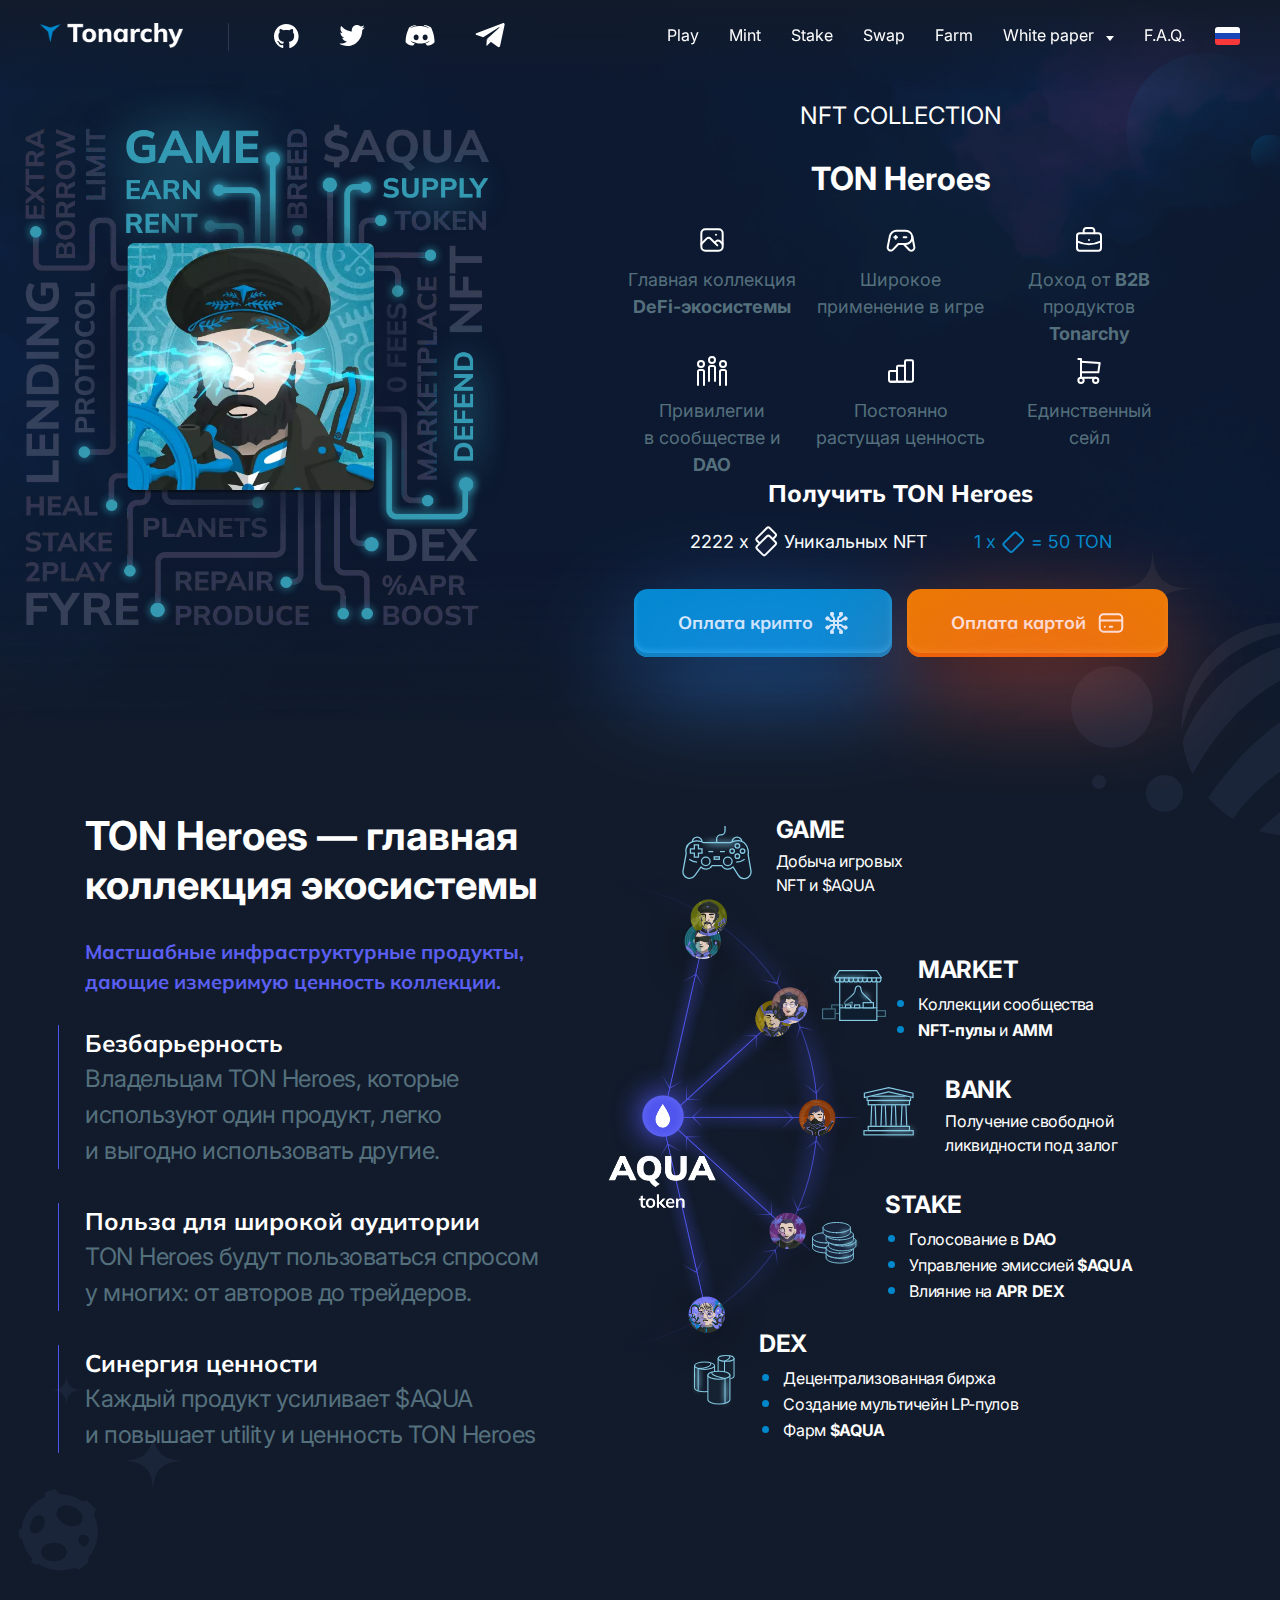
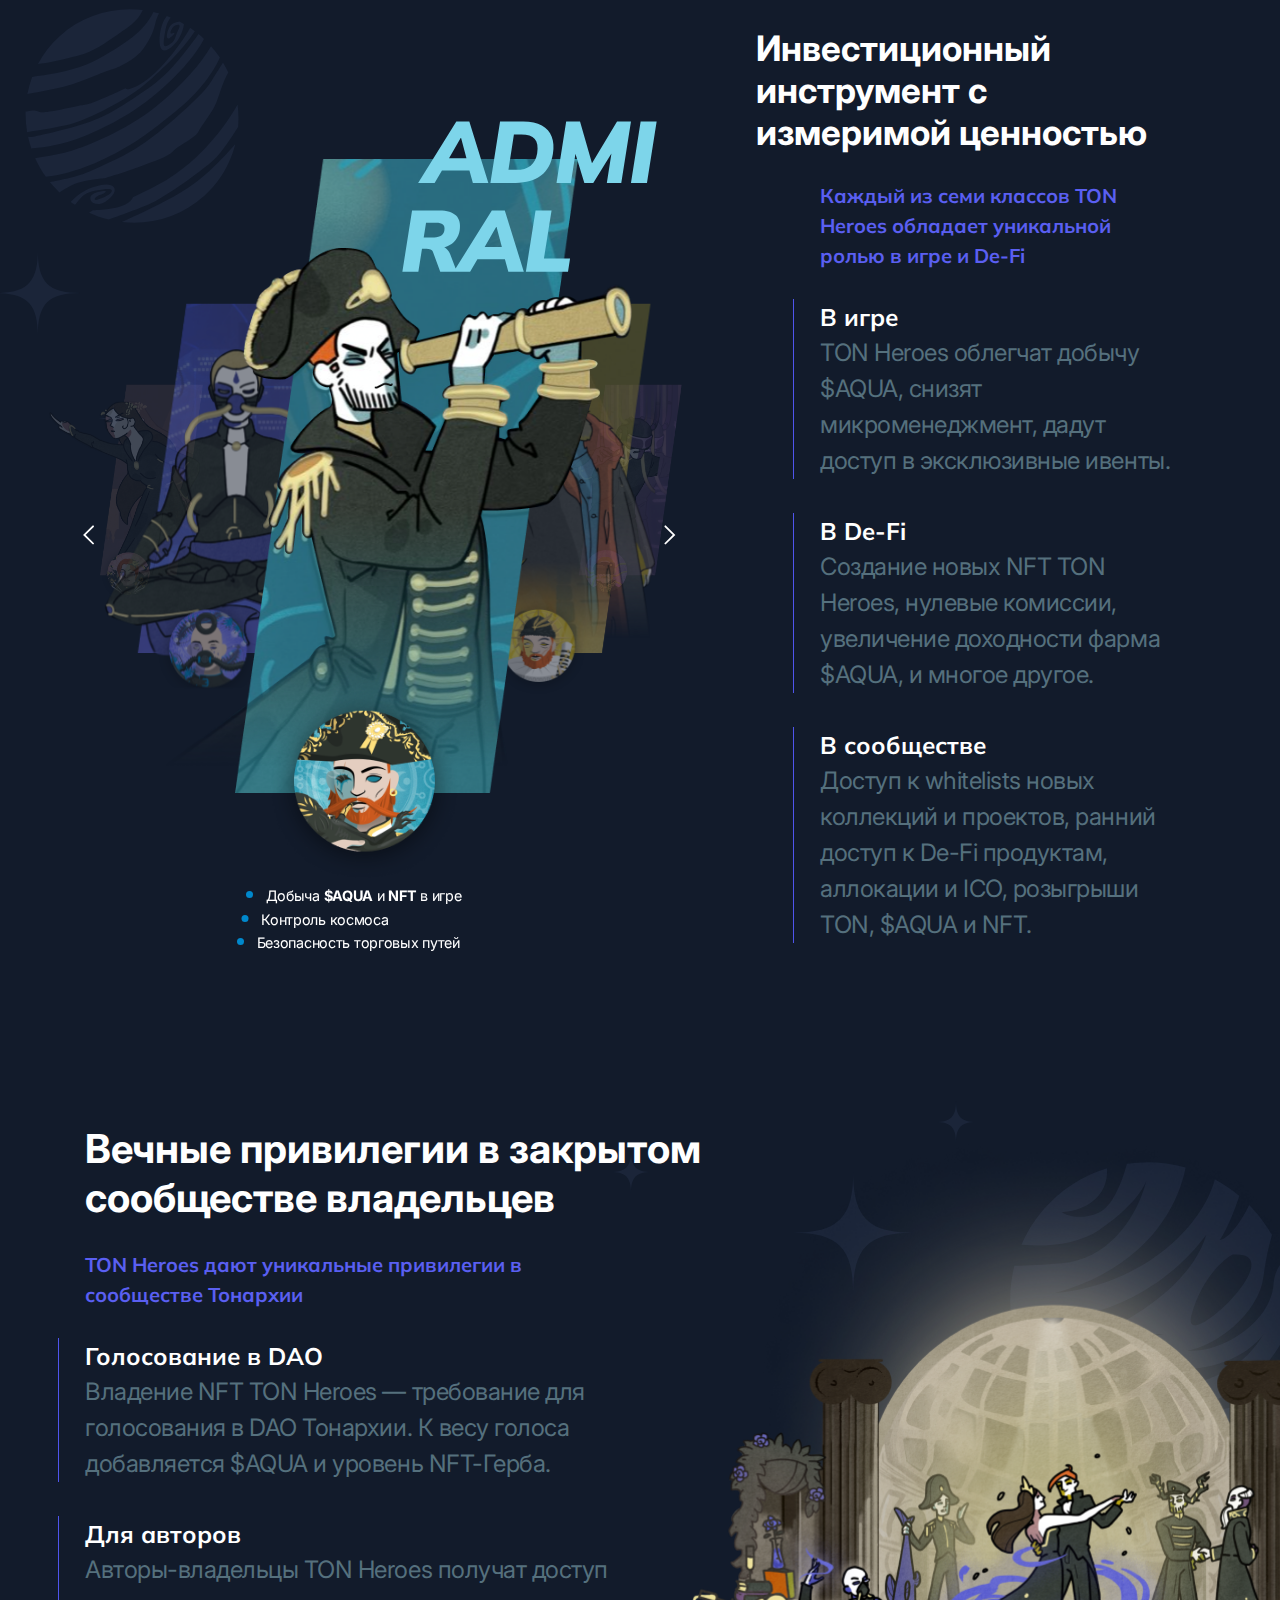
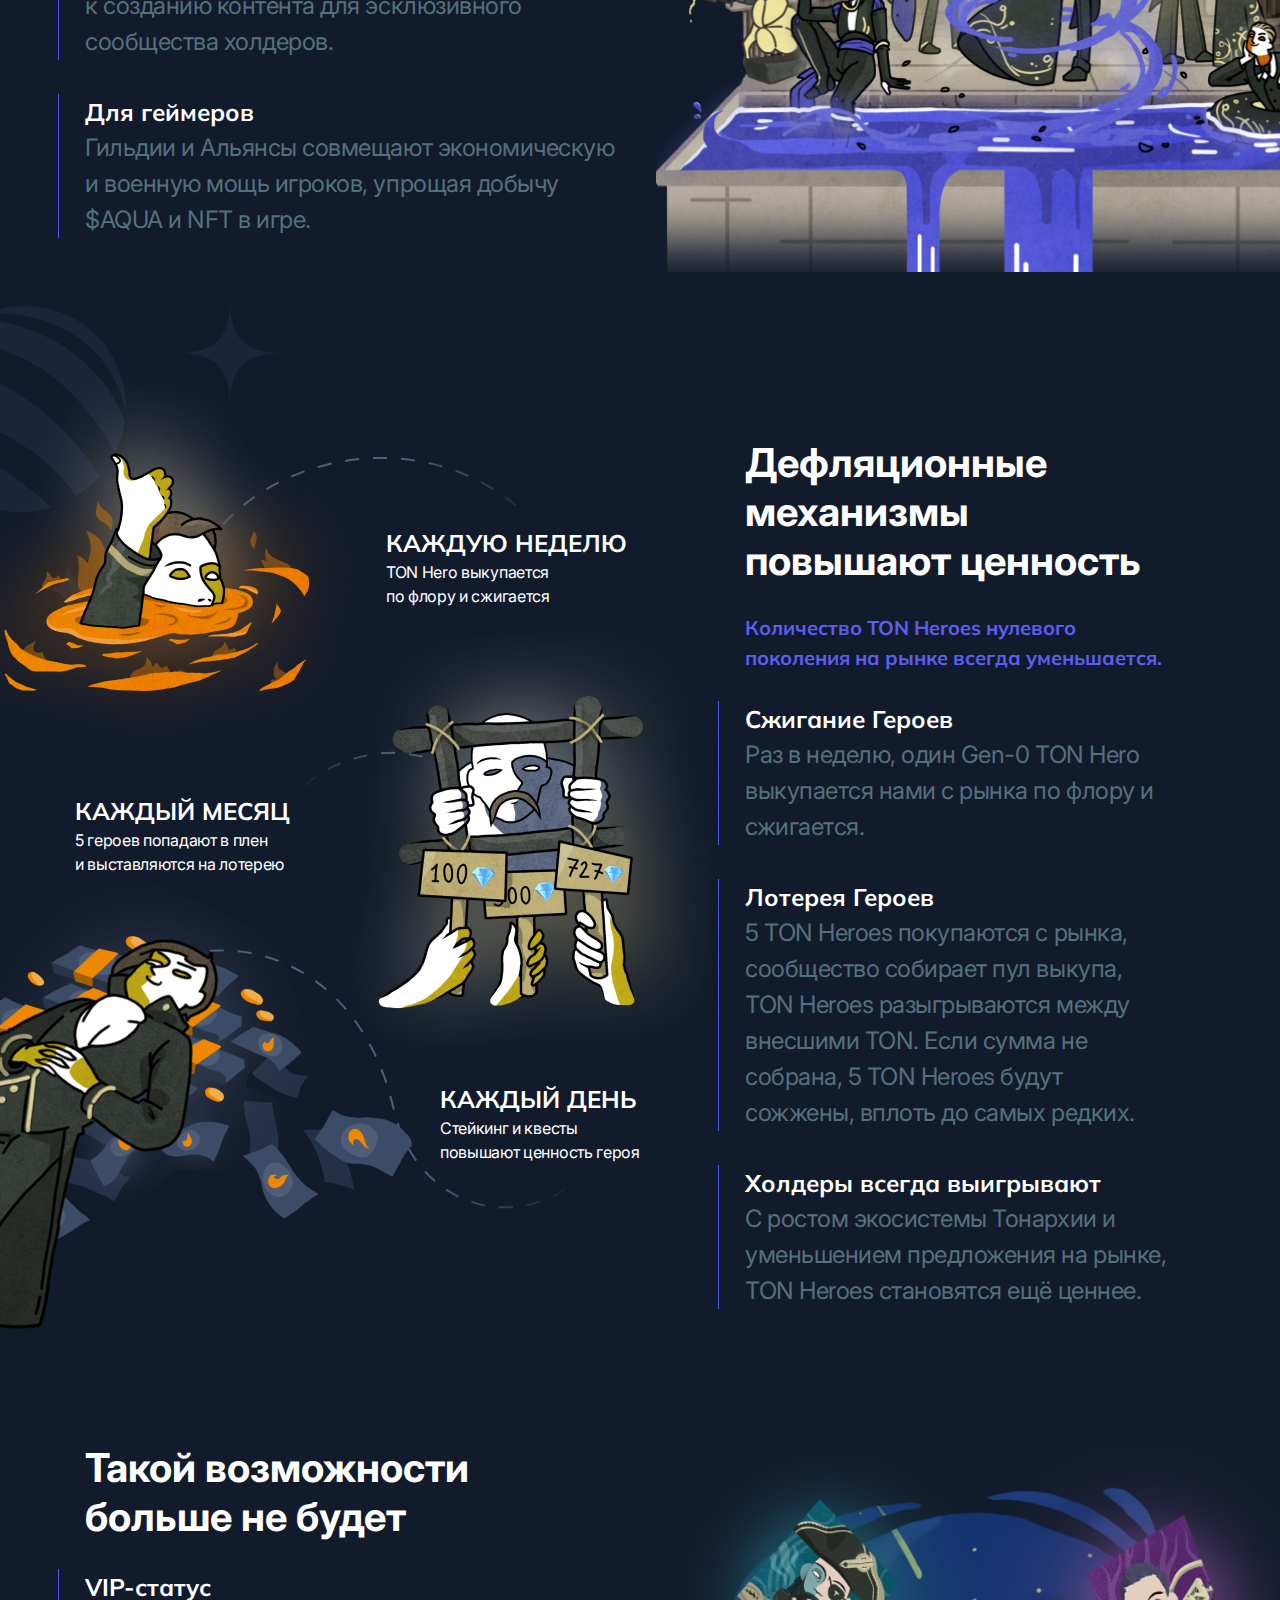
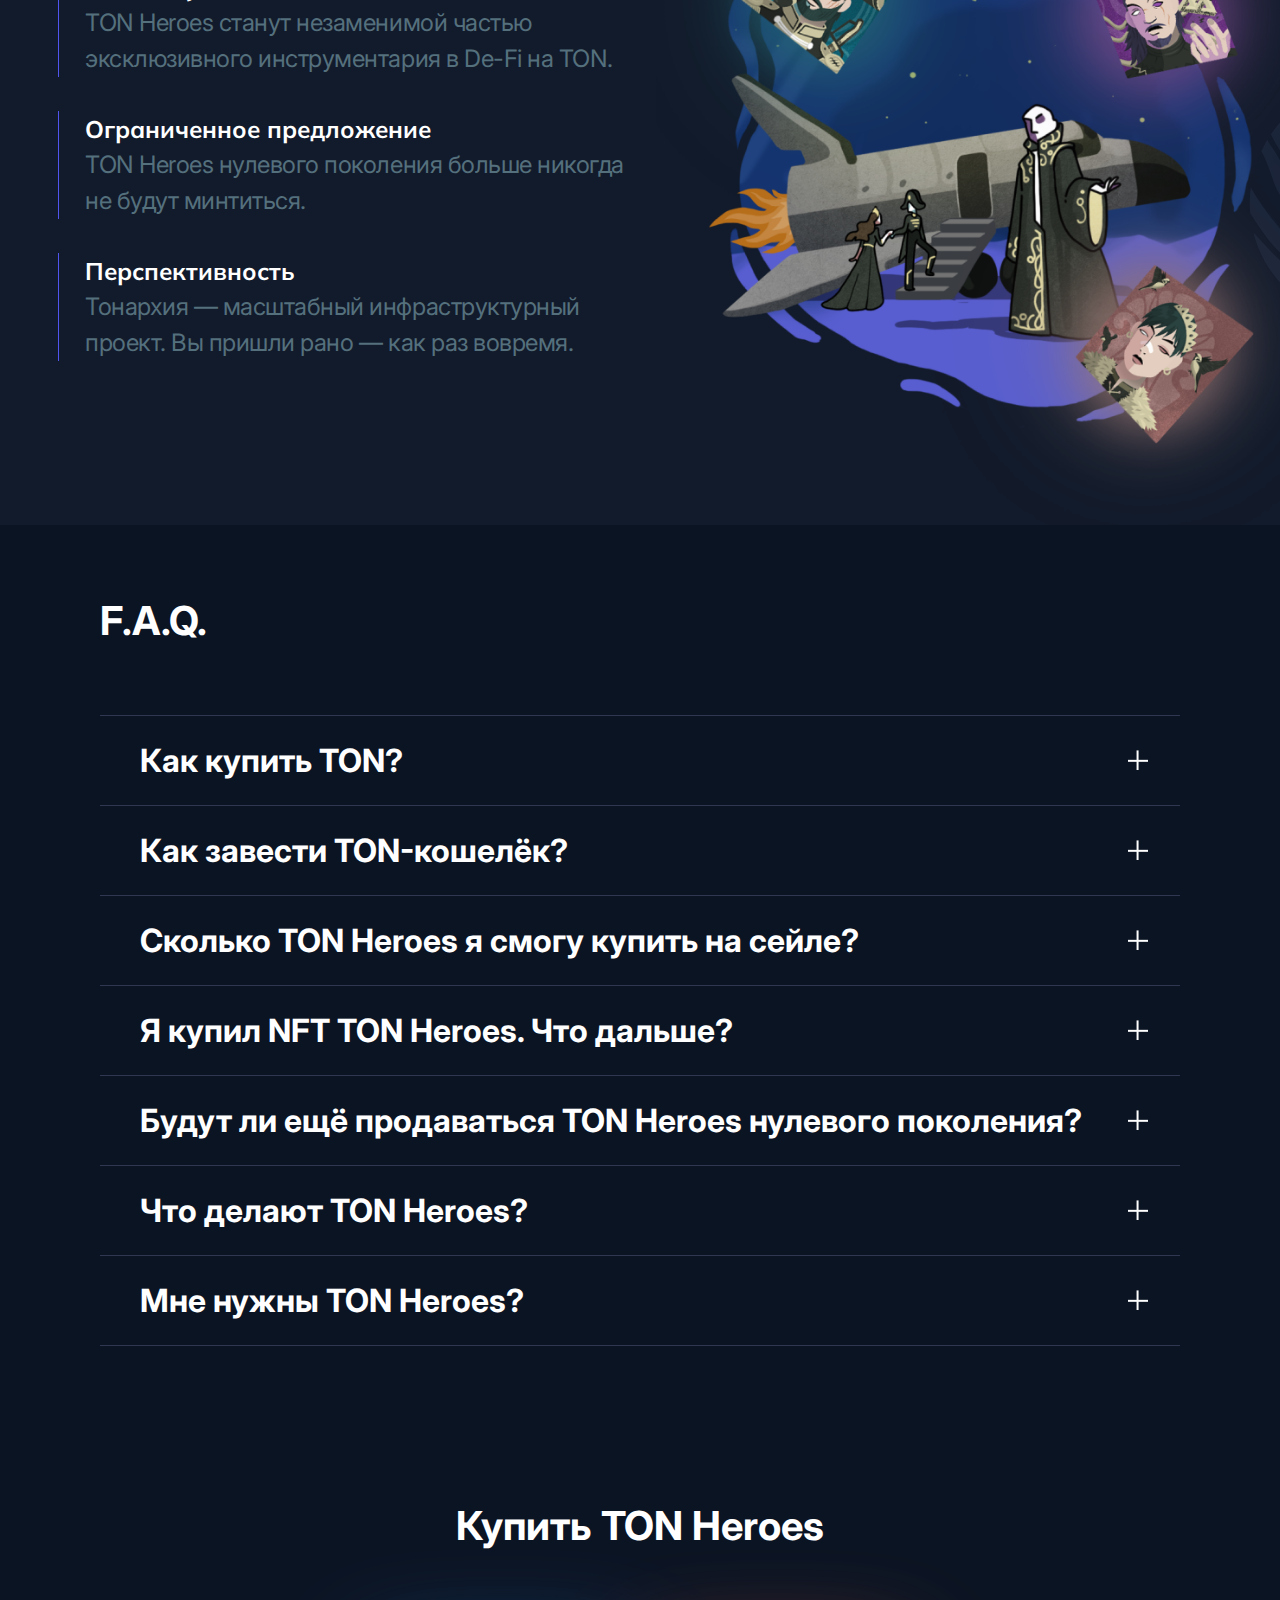
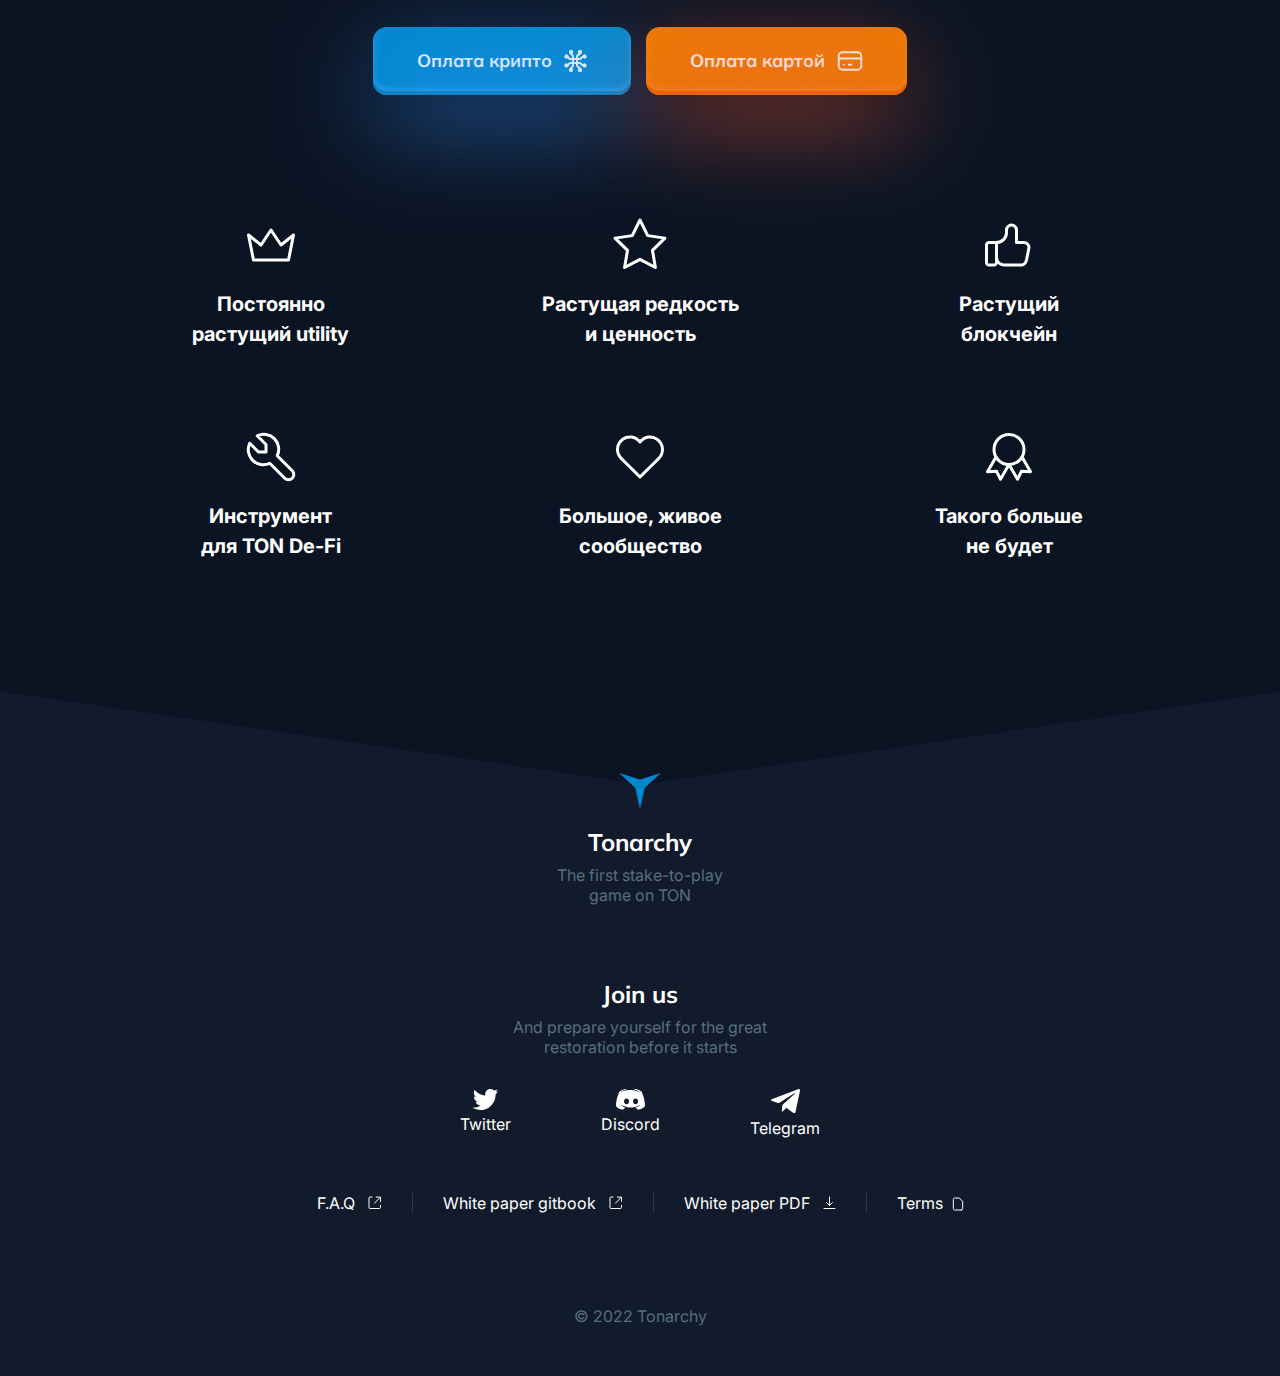
<file: index.html>
<!DOCTYPE html>
<html lang="ru">
  <head>
    <meta charset="UTF-8" />
    <meta http-equiv="X-UA-Compatible" content="IE=edge" />
    <meta name="viewport" content="width=device-width, initial-scale=1.0, user-scalable=no" />
    <title>TON Heroes</title>
    <link rel="stylesheet" href="/style/style.css" />
    <link rel="stylesheet" href="/style/media.css" />
    <link rel="stylesheet" href="/style/owl.carousel.min.css" />
    <link rel="stylesheet" href="/style/menu.css" />
    <link rel="shortcut icon" href="/img/icons/logo-fs.svg" type="image/x-icon" />
    <script type="module" crossorigin src="/assets/index.694a6d9e.js"></script>
    <link rel="stylesheet" href="/assets/index.525cb99d.css">
  </head>
  <body>
    <header class="header">
      <div class="header_body container_header">
        <div class="header_abs">
          <div class="header_content">
            <div class="header_burger">
              <span></span>
            </div>
            <div class="header_menu">
              <div class="header_menu_content">
                <div class="header_menu_logo">
                  <img src="img/icons/logo_mobile.png" width="143" height="25" alt="logo" />
                </div>
                <nav class="header_menu_list">
                  <ul class="header_list fixed-nav__ul">
                    <li class="header_link">
                      <a href="#play">Stake-to-play</a>
                    </li>
                    <li class="header_link">
                      <a href="#free">Free-to-play</a>
                    </li>
                    <li class="header_link"><a href="#fyre">FYRE</a></li>
                    <li class="header_link"><a href="#aqua">AQUA</a></li>
                    <li class="header_link"><a href="#family">Family</a></li>
                    <li class="header_link"><a href="#land">Lands</a></li>
                    <li class="header_link"><a href="#fraction">Guilds</a></li>
                    <li class="header_link"><a href="#roadmap">Roadmap</a></li>
                    <li class="header_link">
                      <a href="#contacts">Contacts</a>
                    </li>
                  </ul>
                </nav>
                <div class="header_menu_socials">
                  <p class="_menu_socials_title">Join us:</p>
                  <div class="_menu_social_items">
                    <div class="_menu_social_item">
                      <a href="https://docs.tonarchy.online/en/" class="header_mobile_link"
                        ><svg
                          width="25"
                          height="24"
                          viewBox="0 0 25 24"
                          fill="none"
                          xmlns="http://www.w3.org/2000/svg"
                        >
                          <path
                            fill-rule="evenodd"
                            clip-rule="evenodd"
                            d="M12.3022 0C5.50878 0 0 5.50832 0 12.3037C0 17.7399 3.52496 22.3519 8.41301 23.9789C9.02783 24.0927 9.25355 23.7119 9.25355 23.387C9.25355 23.0936 9.24215 22.1243 9.23685 21.0962C5.81436 21.8405 5.09217 19.6445 5.09217 19.6445C4.53256 18.2224 3.72623 17.8442 3.72623 17.8442C2.61005 17.0806 3.81037 17.0963 3.81037 17.0963C5.04573 17.1828 5.6962 18.3642 5.6962 18.3642C6.79344 20.2452 8.57415 19.7014 9.27617 19.387C9.38658 18.592 9.7054 18.0488 10.0572 17.7417C7.32474 17.4306 4.45229 16.3756 4.45229 11.6611C4.45229 10.3178 4.93287 9.22019 5.71983 8.35854C5.5921 8.04844 5.17101 6.79722 5.83901 5.10245C5.83901 5.10245 6.87207 4.77177 9.22299 6.36365C10.2043 6.09103 11.2567 5.95432 12.3022 5.94963C13.3477 5.95432 14.4009 6.09103 15.3841 6.36365C17.7322 4.77177 18.7638 5.10245 18.7638 5.10245C19.4334 6.79722 19.0121 8.04844 18.8844 8.35854C19.6732 9.22019 20.1505 10.3178 20.1505 11.6611C20.1505 16.3868 17.2726 17.4273 14.5331 17.732C14.9744 18.1138 15.3676 18.8625 15.3676 20.0105C15.3676 21.6565 15.3533 22.9815 15.3533 23.387C15.3533 23.7144 15.5748 24.098 16.1984 23.9772C21.0838 22.3485 24.6042 17.7381 24.6042 12.3037C24.6042 5.50832 19.0963 0 12.3022 0Z"
                            fill="white"
                          />
                        </svg>
                      </a>
                    </div>
                    <div class="_menu_social_item">
                      <a href="https://twitter.com/tonarchy" class="header_mobile_link"
                        ><svg
                          width="26"
                          height="21"
                          viewBox="0 0 26 21"
                          fill="none"
                          xmlns="http://www.w3.org/2000/svg"
                        >
                          <path
                            fill-rule="evenodd"
                            clip-rule="evenodd"
                            d="M12.7424 5.58633L12.7966 6.49464L11.8934 6.38342C8.60581 5.95707 5.73366 4.51119 3.29503 2.08285L2.10282 0.87795L1.79573 1.76772C1.14543 3.75117 1.5609 5.84585 2.91569 7.25465C3.63825 8.0332 3.47567 8.14442 2.22926 7.681C1.79573 7.53271 1.41639 7.42148 1.38026 7.47709C1.25382 7.60685 1.68735 9.29371 2.03056 9.96104C2.50022 10.8879 3.45761 11.7962 4.50531 12.3338L5.39044 12.7601L4.34274 12.7787C3.33116 12.7787 3.29503 12.7972 3.40342 13.1865C3.76469 14.3914 5.19174 15.6704 6.78136 16.2265L7.90132 16.6158L6.92587 17.209C5.48076 18.0617 3.78276 18.5436 2.08475 18.5807C1.27188 18.5992 0.603516 18.6734 0.603516 18.729C0.603516 18.9144 2.80731 19.9524 4.08984 20.3603C7.93745 21.5652 12.5076 21.0461 15.9397 18.9885C18.3784 17.5241 20.817 14.6138 21.955 11.7962C22.5692 10.2947 23.1834 7.55124 23.1834 6.23512C23.1834 5.38242 23.2376 5.2712 24.2491 4.25167C24.8452 3.65849 25.4052 3.0097 25.5136 2.82433C25.6942 2.47213 25.6762 2.47213 24.7549 2.78725C23.2195 3.34336 23.0027 3.26921 23.7614 2.43505C24.3214 1.84187 24.9898 0.766729 24.9898 0.451601C24.9898 0.39599 24.7188 0.488675 24.4117 0.655507C24.0866 0.840877 23.364 1.11893 22.8221 1.28576L21.8466 1.60089L20.9615 0.989172C20.4738 0.655507 19.7874 0.284769 19.4261 0.173547C18.5048 -0.0859696 17.0958 -0.0488958 16.2649 0.247695C14.0069 1.08186 12.5799 3.23214 12.7424 5.58633Z"
                            fill="white"
                          />
                        </svg>
                      </a>
                    </div>
                    <div class="_menu_social_item">
                      <a href="https://dsc.gg/tonarchy" class="header_mobile_link"
                        ><svg
                          width="30"
                          height="21"
                          viewBox="0 0 30 21"
                          fill="none"
                          xmlns="http://www.w3.org/2000/svg"
                        >
                          <path
                            fill-rule="evenodd"
                            clip-rule="evenodd"
                            d="M22.0059 20.6041C22.0059 20.6041 21.1121 19.5494 20.3672 18.6173C23.6198 17.7097 24.8612 15.6984 24.8612 15.6984C23.8432 16.3607 22.8749 16.8267 22.0059 17.1456C20.7645 17.6607 19.5727 18.0041 18.4057 18.2003C16.0222 18.6418 13.8372 18.5192 11.9751 18.1758C10.5599 17.9059 9.34324 17.5135 8.32526 17.121C7.7542 16.9003 7.13348 16.6305 6.51276 16.2871C6.47552 16.2625 6.43828 16.2441 6.40103 16.2258C6.36379 16.2074 6.32655 16.189 6.2893 16.1644C6.23965 16.1399 6.21482 16.1154 6.18999 16.0908C5.74307 15.8456 5.49478 15.6739 5.49478 15.6739C5.49478 15.6739 6.68656 17.6361 9.83982 18.5682C9.09495 19.5003 8.17629 20.6041 8.17629 20.6041C2.68913 20.4324 0.603516 16.8758 0.603516 16.8758C0.603516 8.9776 4.17886 2.57569 4.17886 2.57569C7.7542 -0.0733814 11.1557 0.000203837 11.1557 0.000203837L11.404 0.294545C6.93485 1.57002 4.87406 3.50777 4.87406 3.50777C4.87406 3.50777 5.4203 3.21343 6.33896 2.79644C8.99564 1.64361 11.1061 1.32474 11.9751 1.25115L12.0308 1.24186C12.156 1.22079 12.2671 1.2021 12.3972 1.2021C13.9117 1.00587 15.6249 0.956812 17.4126 1.15304C19.7713 1.42285 22.3039 2.10965 24.886 3.50777C24.886 3.50777 22.9246 1.66814 18.7037 0.392659L19.0513 0.000203837C19.0513 0.000203837 22.4528 -0.0733814 26.0282 2.57569C26.0282 2.57569 29.6035 8.9776 29.6035 16.8758C29.6035 16.8758 27.4931 20.4324 22.0059 20.6041ZM11.1591 9.59436C9.75498 9.59436 8.64649 10.8571 8.64649 12.3976C8.64649 13.9381 9.77961 15.2009 11.1591 15.2009C12.5631 15.2009 13.6716 13.9381 13.6716 12.3976C13.6963 10.8571 12.5631 9.59436 11.1591 9.59436ZM17.6387 12.3975C17.6387 10.857 18.7472 9.59424 20.1512 9.59424C21.5553 9.59424 22.6638 10.857 22.6638 12.3975C22.6638 13.938 21.5553 15.2007 20.1512 15.2007C18.7718 15.2007 17.6387 13.938 17.6387 12.3975Z"
                            fill="white"
                          />
                        </svg>
                      </a>
                    </div>
                    <div class="_menu_social_item">
                      <a href="https://t.me/Tonarchy" class="header_mobile_link"
                        ><svg
                          width="30"
                          height="25"
                          viewBox="0 0 30 25"
                          fill="none"
                          xmlns="http://www.w3.org/2000/svg"
                        >
                          <path
                            fill-rule="evenodd"
                            clip-rule="evenodd"
                            d="M11.3848 22.6794C12.0439 22.6794 12.3351 22.3792 12.7029 22.0231L16.2181 18.6198L12 16"
                            fill="white"
                          />
                          <path
                            fill-rule="evenodd"
                            clip-rule="evenodd"
                            d="M11.9644 15.9485L22.7117 23.8375C23.9381 24.5098 24.8232 24.1617 25.1287 22.7062L29.5034 2.22397C29.9513 0.439847 28.8189 -0.369347 27.6456 0.159871L1.95755 10.0012C0.204101 10.7 0.214324 11.6719 1.63794 12.105L8.23008 14.1493L23.4916 4.58304C24.2121 4.14896 24.8733 4.38233 24.3306 4.8609"
                            fill="white"
                          />
                        </svg>
                      </a>
                    </div>
                  </div>
                </div>
                <div class="header_load_items">
                  <div class="header_load_item">
                    <a
                      href="https://docs.tonarchy.online/faq/"
                      target="_blank"
                      class="__load_item_link"
                    >
                      <p>F.A.Q</p>
                      <svg
                        width="15"
                        height="14"
                        viewBox="0 0 15 14"
                        fill="none"
                        xmlns="http://www.w3.org/2000/svg"
                      >
                        <path
                          d="M4 1.99951H2C1.44772 1.99951 1 2.44723 1 2.99951V12.4995C1 13.0518 1.44772 13.4995 2 13.4995H11.5C12.0523 13.4995 12.5 13.0518 12.5 12.4995V10.4995"
                          stroke="white"
                          stroke-linecap="round"
                        />
                        <path
                          d="M6.5 8.13232L12.5104 2.12192"
                          stroke="white"
                          stroke-linecap="round"
                        />
                        <path
                          d="M12.5098 6.36377L12.5098 2.12113L8.26712 2.12113"
                          stroke="white"
                          stroke-linecap="round"
                        />
                      </svg>
                    </a>
                  </div>
                  <div class="header_load_item">
                    <a
                      href="https://docs.tonarchy.online/en/"
                      target="_blank"
                      class="__load_item_link"
                    >
                      <p>White paper gitbook</p>
                      <svg
                        width="15"
                        height="14"
                        viewBox="0 0 15 14"
                        fill="none"
                        xmlns="http://www.w3.org/2000/svg"
                      >
                        <path
                          d="M4 1.99951H2C1.44772 1.99951 1 2.44723 1 2.99951V12.4995C1 13.0518 1.44772 13.4995 2 13.4995H11.5C12.0523 13.4995 12.5 13.0518 12.5 12.4995V10.4995"
                          stroke="white"
                          stroke-linecap="round"
                        />
                        <path
                          d="M6.5 8.13232L12.5104 2.12192"
                          stroke="white"
                          stroke-linecap="round"
                        />
                        <path
                          d="M12.5098 6.36377L12.5098 2.12113L8.26712 2.12113"
                          stroke="white"
                          stroke-linecap="round"
                        />
                      </svg>
                    </a>
                  </div>
                  <div class="header_load_item">
                    <a
                      href="https://tonarchy.online/docs/Tonarchy_wp_pdf.pdf"
                      target="_blank"
                      class="__load_item_link"
                    >
                      <p>White paper PDF</p>
                      <svg
                        width="13"
                        height="13"
                        viewBox="0 0 13 13"
                        fill="none"
                        xmlns="http://www.w3.org/2000/svg"
                      >
                        <path d="M6.5 1V9.5" stroke="white" stroke-linecap="round" />
                        <path d="M1 12.5H12" stroke="white" stroke-linecap="round" />
                        <path d="M3.5 6.5L6.5 9.5L9.5 6.5" stroke="white" stroke-linecap="round" />
                      </svg>
                    </a>
                  </div>
                </div>
                <div class="header_menu_lang">
                  <p class="_menu_lang_title">Language:</p>
                  <div class="_menu_lang_items">
                    <div class="_menu_lang_item">
                      <a href="En.html"><img id="ru" src="img/icons/flag_gb.svg" alt="ru" /></a>
                    </div>
                    <div class="_menu_lang_item">
                      <a href="index.html"><img id="en" src="img/icons/flag_ru.svg" alt="gb" /></a>
                    </div>
                  </div>
                </div>
              </div>
            </div>
          </div>
        </div>
        <div class="header_fixed">
          <div class="header_fixed_content">
            <div class="header_content_left">
              <div class="header_logo_content">
                <div class="header_logo_min">
                  <a href="index.html"
                    ><img src="img/icons/logo_mobile.png " width="143" height="25" alt=""
                  /></a>
                </div>
              </div>
              <div class="header_border"></div>
              <div class="header_icons">
                <div class="header_icon">
                  <a
                    class="header_icon_link"
                    href="https://docs.tonarchy.online/en/"
                    target="_blank"
                    ><svg
                      width="25"
                      height="24"
                      viewBox="0 0 25 24"
                      fill="none"
                      xmlns="http://www.w3.org/2000/svg"
                    >
                      <path
                        fill-rule="evenodd"
                        clip-rule="evenodd"
                        d="M12.3022 0C5.50878 0 0 5.50832 0 12.3037C0 17.7399 3.52496 22.3519 8.41301 23.9789C9.02783 24.0927 9.25355 23.7119 9.25355 23.387C9.25355 23.0936 9.24215 22.1243 9.23685 21.0962C5.81436 21.8405 5.09217 19.6445 5.09217 19.6445C4.53256 18.2224 3.72623 17.8442 3.72623 17.8442C2.61005 17.0806 3.81037 17.0963 3.81037 17.0963C5.04573 17.1828 5.6962 18.3642 5.6962 18.3642C6.79344 20.2452 8.57415 19.7014 9.27617 19.387C9.38658 18.592 9.7054 18.0488 10.0572 17.7417C7.32474 17.4306 4.45229 16.3756 4.45229 11.6611C4.45229 10.3178 4.93287 9.22019 5.71983 8.35854C5.5921 8.04844 5.17101 6.79722 5.83901 5.10245C5.83901 5.10245 6.87207 4.77177 9.22299 6.36365C10.2043 6.09103 11.2567 5.95432 12.3022 5.94963C13.3477 5.95432 14.4009 6.09103 15.3841 6.36365C17.7322 4.77177 18.7638 5.10245 18.7638 5.10245C19.4334 6.79722 19.0121 8.04844 18.8844 8.35854C19.6732 9.22019 20.1505 10.3178 20.1505 11.6611C20.1505 16.3868 17.2726 17.4273 14.5331 17.732C14.9744 18.1138 15.3676 18.8625 15.3676 20.0105C15.3676 21.6565 15.3533 22.9815 15.3533 23.387C15.3533 23.7144 15.5748 24.098 16.1984 23.9772C21.0838 22.3485 24.6042 17.7381 24.6042 12.3037C24.6042 5.50832 19.0963 0 12.3022 0Z"
                        fill="white"
                      />
                    </svg>
                  </a>
                </div>
                <div class="header_icon">
                  <a class="header_icon_link" href="https://twitter.com/tonarchy" target="_blank"
                    ><svg
                      width="26"
                      height="21"
                      viewBox="0 0 26 21"
                      fill="none"
                      xmlns="http://www.w3.org/2000/svg"
                    >
                      <path
                        fill-rule="evenodd"
                        clip-rule="evenodd"
                        d="M12.7434 5.58633L12.7976 6.49464L11.8944 6.38342C8.60679 5.95707 5.73463 4.51119 3.29601 2.08285L2.10379 0.87795L1.79671 1.76772C1.14641 3.75117 1.56188 5.84585 2.91667 7.25465C3.63922 8.0332 3.47665 8.14442 2.23024 7.681C1.79671 7.53271 1.41737 7.42148 1.38124 7.47709C1.25479 7.60685 1.68832 9.29371 2.03154 9.96104C2.5012 10.8879 3.45859 11.7962 4.50629 12.3338L5.39142 12.7601L4.34372 12.7787C3.33214 12.7787 3.29601 12.7972 3.40439 13.1865C3.76567 14.3914 5.19272 15.6704 6.78234 16.2265L7.9023 16.6158L6.92685 17.209C5.48174 18.0617 3.78373 18.5436 2.08573 18.5807C1.27286 18.5992 0.604492 18.6734 0.604492 18.729C0.604492 18.9144 2.80829 19.9524 4.09082 20.3603C7.93843 21.5652 12.5086 21.0461 15.9407 18.9885C18.3793 17.5241 20.818 14.6138 21.956 11.7962C22.5702 10.2947 23.1843 7.55124 23.1843 6.23512C23.1843 5.38242 23.2385 5.2712 24.2501 4.25167C24.8462 3.65849 25.4062 3.0097 25.5146 2.82433C25.6952 2.47213 25.6772 2.47213 24.7559 2.78725C23.2205 3.34336 23.0037 3.26921 23.7624 2.43505C24.3224 1.84187 24.9907 0.766729 24.9907 0.451601C24.9907 0.39599 24.7198 0.488675 24.4127 0.655507C24.0875 0.840877 23.365 1.11893 22.8231 1.28576L21.8476 1.60089L20.9625 0.989172C20.4748 0.655507 19.7883 0.284769 19.4271 0.173547C18.5058 -0.0859696 17.0968 -0.0488958 16.2659 0.247695C14.0079 1.08186 12.5808 3.23214 12.7434 5.58633Z"
                        fill="white"
                      />
                    </svg>
                  </a>
                </div>
                <div class="header_icon">
                  <a class="header_icon_link" href="https://dsc.gg/tonarchy" target="_blank"
                    ><svg
                      width="30"
                      height="21"
                      viewBox="0 0 30 21"
                      fill="none"
                      xmlns="http://www.w3.org/2000/svg"
                    >
                      <path
                        fill-rule="evenodd"
                        clip-rule="evenodd"
                        d="M22.0069 20.6041C22.0069 20.6041 21.1131 19.5494 20.3682 18.6173C23.6208 17.7097 24.8622 15.6984 24.8622 15.6984C23.8442 16.3607 22.8759 16.8267 22.0069 17.1456C20.7654 17.6607 19.5737 18.0041 18.4067 18.2003C16.0232 18.6418 13.8382 18.5192 11.9761 18.1758C10.5608 17.9059 9.34422 17.5135 8.32624 17.121C7.75518 16.9003 7.13446 16.6305 6.51374 16.2871C6.4765 16.2625 6.43925 16.2441 6.40201 16.2258C6.36477 16.2074 6.32752 16.189 6.29028 16.1644C6.24062 16.1399 6.21579 16.1154 6.19096 16.0908C5.74405 15.8456 5.49576 15.6739 5.49576 15.6739C5.49576 15.6739 6.68754 17.6361 9.84079 18.5682C9.09593 19.5003 8.17727 20.6041 8.17727 20.6041C2.69011 20.4324 0.604492 16.8758 0.604492 16.8758C0.604492 8.9776 4.17983 2.57569 4.17983 2.57569C7.75518 -0.0733814 11.1567 0.000203837 11.1567 0.000203837L11.405 0.294545C6.93583 1.57002 4.87504 3.50777 4.87504 3.50777C4.87504 3.50777 5.42127 3.21343 6.33994 2.79644C8.99661 1.64361 11.1071 1.32474 11.9761 1.25115L12.0317 1.24186C12.157 1.22079 12.2681 1.2021 12.3982 1.2021C13.9127 1.00587 15.6259 0.956812 17.4136 1.15304C19.7723 1.42285 22.3048 2.10965 24.887 3.50777C24.887 3.50777 22.9256 1.66814 18.7047 0.392659L19.0523 0.000203837C19.0523 0.000203837 22.4538 -0.0733814 26.0291 2.57569C26.0291 2.57569 29.6045 8.9776 29.6045 16.8758C29.6045 16.8758 27.494 20.4324 22.0069 20.6041ZM11.16 9.59436C9.75595 9.59436 8.64746 10.8571 8.64746 12.3976C8.64746 13.9381 9.78058 15.2009 11.16 15.2009C12.5641 15.2009 13.6726 13.9381 13.6726 12.3976C13.6972 10.8571 12.5641 9.59436 11.16 9.59436ZM17.6405 12.3976C17.6405 10.8571 18.749 9.59436 20.1531 9.59436C21.5572 9.59436 22.6656 10.8571 22.6656 12.3976C22.6656 13.9381 21.5572 15.2009 20.1531 15.2009C18.7736 15.2009 17.6405 13.9381 17.6405 12.3976Z"
                        fill="white"
                      />
                    </svg>
                  </a>
                </div>
                <div class="header_icon">
                  <a class="header_icon_link" href="https://t.me/Tonarchy" target="_blank"
                    ><svg
                      width="30"
                      height="25"
                      viewBox="0 0 30 25"
                      fill="none"
                      xmlns="http://www.w3.org/2000/svg"
                    >
                      <path
                        fill-rule="evenodd"
                        clip-rule="evenodd"
                        d="M11.3865 22.6796C12.0456 22.6796 12.3368 22.3795 12.7047 22.0234L16.2198 18.62L11.8351 15.9873"
                        fill="white"
                      />
                      <path
                        fill-rule="evenodd"
                        clip-rule="evenodd"
                        d="M11.9654 15.9485L22.7127 23.8375C23.9391 24.5098 24.8242 24.1617 25.1297 22.7062L29.5044 2.22397C29.9523 0.439847 28.8199 -0.369347 27.6466 0.159871L1.95853 10.0012C0.205077 10.7 0.2153 11.6719 1.63891 12.105L8.23106 14.1493L23.4926 4.58304C24.213 4.14896 24.8743 4.38233 24.3316 4.8609"
                        fill="white"
                      />
                    </svg>
                  </a>
                </div>
              </div>
            </div>
            <div class="header_content_right">
              <div class="header_nav">
                <ul class="header_nav_list">
                  <li class="header_nav_link">
                    <a href="#" class="coming_down">Play</a>
                    <div class="__nav_link_down">
                      <div class="__nav_link_down_body">
                        <div class="link_down_img">
                          <img src="img/icons/soon_img.png" alt="soon" />
                        </div>
                        <p class="link_down_text">Coming soon</p>
                      </div>
                    </div>
                  </li>
                  <li class="header_nav_link">
                    <a href="#" class="coming_down">Mint</a>
                    <!-- <div class="__nav_link_down">
                                        <div class="__nav_link_down_body">
                                            <div class="link_down_img"><img src="img/icons/soon_img.png" alt="soon">
                                            </div>
                                            <p class="link_down_text">Coming soon</p>
                                        </div>
                                    </div> -->
                  </li>
                  <li class="header_nav_link">
                    <a href="#" class="coming_down">Stake</a>
                    <div class="__nav_link_down">
                      <div class="__nav_link_down_body">
                        <div class="link_down_img">
                          <img src="img/icons/soon_img.png" alt="soon" />
                        </div>
                        <p class="link_down_text">Coming soon</p>
                      </div>
                    </div>
                  </li>
                  <li class="header_nav_link">
                    <a href="#" class="coming_down">Swap</a>
                    <div class="__nav_link_down">
                      <div class="__nav_link_down_body">
                        <div class="link_down_img">
                          <img src="img/icons/soon_img.png" alt="soon" />
                        </div>
                        <p class="link_down_text">Coming soon</p>
                      </div>
                    </div>
                  </li>
                  <li class="header_nav_link">
                    <a href="#" class="coming_down">Farm</a>
                    <div class="__nav_link_down">
                      <div class="__nav_link_down_body">
                        <div class="link_down_img">
                          <img src="img/icons/soon_img.png" alt="soon" />
                        </div>
                        <p class="link_down_text">Coming soon</p>
                      </div>
                    </div>
                  </li>
                  <li class="header_nav_link">
                    <a href="#" class="tt"
                      >White paper
                      <svg
                        width="8"
                        height="5"
                        viewBox="0 0 8 5"
                        fill="none"
                        xmlns="http://www.w3.org/2000/svg"
                      >
                        <path
                          d="M4 5L2.34446e-06 -4.99092e-06L8 -4.76837e-06L4 5Z"
                          fill="white"
                        /></svg
                    ></a>
                    <div class="paper_down">
                      <div class="paper_down_body">
                        <div class="paper_item">
                          <a
                            href="https://docs.tonarchy.online/en/"
                            target="_blank"
                            class="paper_item_link"
                          >
                            <div class="paper_item_img">
                              <img src="img/icons/git_img.png" alt="git" />
                            </div>
                            <p class="paper_text">Gitbook</p>
                            <svg
                              width="15"
                              height="14"
                              viewBox="0 0 15 14"
                              fill="none"
                              xmlns="http://www.w3.org/2000/svg"
                            >
                              <path
                                d="M4 1.99969H2C1.44772 1.99969 1 2.44741 1 2.99969V12.4997C1 13.052 1.44772 13.4997 2 13.4997H11.5C12.0523 13.4997 12.5 13.052 12.5 12.4997V10.4997"
                                stroke="#55707D"
                                stroke-linecap="round"
                              />
                              <path
                                d="M6.5 8.13251L12.5104 2.1221"
                                stroke="#55707D"
                                stroke-linecap="round"
                              />
                              <path
                                d="M12.5098 6.36395L12.5098 2.12131L8.26712 2.12131"
                                stroke="#55707D"
                                stroke-linecap="round"
                              />
                            </svg>
                          </a>
                        </div>
                        <div class="paper_item">
                          <a
                            href="https://tonarchy.online/docs/Tonarchy_wp_pdf.pdf"
                            target="_blank"
                            class="paper_item_link"
                          >
                            <div class="paper_item_img">
                              <img src="img/icons/pdf_img.png" alt="pdf" />
                            </div>
                            <p class="paper_text">PDF</p>
                            <svg
                              width="13"
                              height="13"
                              viewBox="0 0 13 13"
                              fill="none"
                              xmlns="http://www.w3.org/2000/svg"
                            >
                              <path d="M6.5 1V9.5" stroke="#55707D" stroke-linecap="round" />
                              <path d="M1 12.5H12" stroke="#55707D" stroke-linecap="round" />
                              <path
                                d="M3.5 6.5L6.5 9.5L9.5 6.5"
                                stroke="#55707D"
                                stroke-linecap="round"
                              />
                            </svg>
                          </a>
                        </div>
                      </div>
                    </div>
                  </li>
                  <li class="header_nav_link">
                    <a href="https://docs.tonarchy.online/faq/" target="_blank">F.A.Q.</a>
                  </li>
                </ul>
              </div>
              <div class="header_flags">
                <div class="header_flag">
                  <a href="index.html"><img src="img/icons/flag_ru.svg" alt="ru" /></a>
                </div>
                <div class="header_flag_down">
                  <a href="En.html"><img src="img/icons/flag_gb.svg" alt="gb" /></a>
                </div>
              </div>
            </div>
          </div>
        </div>
      </div>
    </header>
    <section class="first-screen">
      <div class="container">
        <div class="first-screen__row">
          <div class="fs-header-one">
            <div class="fs-logo">
              <img src="img/icons/logo-fs.svg" alt="NFT COLLECTION" />
              <span class="fs-label">NFT COLLECTION</span>
            </div>
            <h1>TON Heroes</h1>
          </div>
          <div id="main_animation_container" class="first-screen__img">
            <img src="img/content/ADM.webp" alt="" />
            <img src="img/content/AGE.webp" alt="" />
            <img src="img/content/AQU.webp" alt="" />
            <img src="img/content/GEN.webp" alt="" />
            <img src="img/content/LAD.webp" alt="" />
            <img src="img/content/MEN.webp" alt="" />
            <img src="img/content/NOB.webp" alt="" />
          </div>
          <div class="first-screen__info">
            <div class="fs-header-two">
              <div class="fs-logo">
                <img src="img/icons/logo-fs.svg" alt="NFT COLLECTION" class="m-d-none-1440" />
                <span class="fs-label">NFT COLLECTION</span>
              </div>
              <h1>TON Heroes</h1>
            </div>
            <div class="fs__triggers">
              <div class="fs__trigger">
                <img src="img/icons/fs-1.svg" alt="" />
                <p>Главная коллекция <br /><strong>DeFi-экосистемы</strong></p>
              </div>
              <div class="fs__trigger">
                <img src="img/icons/fs-2.svg" alt="" />
                <p>Широкое <br />применение в игре</p>
              </div>
              <div class="fs__trigger">
                <img src="img/icons/fs-3.svg" alt="" />
                <p>
                  Доход от <strong>B2B</strong> <br />
                  продуктов <strong>Tonarchy</strong>
                </p>
              </div>
              <div class="fs__trigger">
                <img src="img/icons/fs-4.svg" alt="" />
                <p>Привилегии <br />в сообществе и <strong> DAO</strong></p>
              </div>
              <div class="fs__trigger">
                <img src="img/icons/fs-5.svg" alt="" />
                <p>Постоянно <br />растущая ценность</p>
              </div>
              <div class="fs__trigger">
                <img src="img/icons/fs-6.svg" alt="" />
                <p>Единственный <br />сейл</p>
              </div>
            </div>
            <div class="fs__btn">
              <h3>Получить TON Heroes</h3>
              <div class="sub-row">
                <span class="white-color"
                  >2222 х
                  <svg
                    width="23"
                    height="31"
                    viewBox="0 0 23 31"
                    fill="none"
                    xmlns="http://www.w3.org/2000/svg"
                  >
                    <rect
                      x="13.2612"
                      y="0.585786"
                      width="12.0139"
                      height="17.9257"
                      rx="2"
                      transform="rotate(45 13.2612 0.585786)"
                      fill="#121B35"
                      stroke="white"
                      stroke-width="2"
                    />
                    <rect
                      x="13.3467"
                      y="8.86118"
                      width="12.0139"
                      height="17.9257"
                      rx="2"
                      transform="rotate(45 13.3467 8.86118)"
                      fill="#121B35"
                      stroke="white"
                      stroke-width="2"
                    />
                  </svg>
                  Уникальных NFT</span
                >
                <span class="blue-color">
                  1 x
                  <svg
                    width="23"
                    height="22"
                    viewBox="0 0 23 22"
                    fill="none"
                    xmlns="http://www.w3.org/2000/svg"
                  >
                    <rect
                      x="13.3452"
                      y="0.585786"
                      width="12.0139"
                      height="17.9257"
                      rx="2"
                      transform="rotate(45 13.3452 0.585786)"
                      fill="#121B35"
                      stroke="#0088CC"
                      stroke-width="2"
                    />
                  </svg>
                  = 50 TON
                </span>
              </div>
              <div class="btn-row">
                <button class="btn btn-blue btn-icon" id="buyButtonCrypto">
                  Оплата&nbsp;крипто
                  <svg
                    width="23"
                    height="22"
                    viewBox="0 0 23 22"
                    fill="none"
                    xmlns="http://www.w3.org/2000/svg"
                  >
                    <path
                      d="M19 7H18.7533C18.0681 7 17.4417 7.38713 17.1353 8V8C16.8289 8.61287 16.2025 9 15.5173 9H6.38862C5.70342 9 5.07702 8.61287 4.77059 8V8C4.46415 7.38713 3.83776 7 3.15255 7H3"
                      stroke="white"
                      stroke-width="2"
                    />
                    <path
                      d="M3 15L3.24667 15C3.93188 15 4.55827 14.6129 4.86471 14V14C5.17114 13.3871 5.79753 13 6.48274 13L15.6114 13C16.2966 13 16.923 13.3871 17.2294 14V14C17.5358 14.6129 18.1622 15 18.8474 15L19 15"
                      stroke="white"
                      stroke-width="2"
                    />
                    <path
                      d="M16 19V19C16 18.185 15.4785 17.4615 14.7053 17.2037L14.5 17.1353C13.6042 16.8367 13 15.9984 13 15.0542L13 6.85173C13 5.90748 13.6042 5.06918 14.5 4.77059L14.7946 4.67238C15.5145 4.43243 16 3.75878 16 3V3"
                      stroke="white"
                      stroke-width="2"
                    />
                    <path
                      d="M7 3L7 3.24667C7 3.93188 7.38713 4.55827 8 4.86471V4.86471C8.61287 5.17114 9 5.79753 9 6.48274L9 15.6114C9 16.2966 8.61287 16.923 8 17.2294V17.2294C7.38713 17.5358 7 18.1622 7 18.8474L7 19"
                      stroke="white"
                      stroke-width="2"
                    />
                    <mask id="path-5-inside-1_113_28688-469606" fill="white">
                      <ellipse
                        cx="7"
                        cy="19.9998"
                        rx="2"
                        ry="2"
                        transform="rotate(180 7 19.9998)"
                      />
                    </mask>
                    <ellipse
                      cx="7"
                      cy="19.9998"
                      rx="2"
                      ry="2"
                      transform="rotate(180 7 19.9998)"
                      fill="white"
                    />
                    <path
                      d="M7 19.9998L7 19.9998L7 15.9998C4.79086 15.9998 3 17.7906 3 19.9998L7 19.9998ZM7 19.9998L7 19.9998L11 19.9998C11 17.7906 9.20914 15.9998 7 15.9998L7 19.9998ZM7 19.9998L7 19.9998L7 23.9998C9.20914 23.9998 11 22.2089 11 19.9998L7 19.9998ZM7 19.9998L7 19.9998L3 19.9998C3 22.2089 4.79086 23.9998 7 23.9998L7 19.9998Z"
                      fill="white"
                      mask="url(#path-5-inside-1_113_28688-469606)"
                    />
                    <mask id="path-7-inside-2_113_28688-521907" fill="white">
                      <ellipse cx="7" cy="2" rx="2" ry="2" transform="rotate(180 7 2)" />
                    </mask>
                    <ellipse cx="7" cy="2" rx="2" ry="2" transform="rotate(180 7 2)" fill="white" />
                    <path
                      d="M7 2L7 2L7 -2C4.79086 -2 3 -0.209139 3 2L7 2ZM7 2L7 2L11 2C11 -0.209139 9.20914 -2 7 -2L7 2ZM7 2L7 2L7 6C9.20914 6 11 4.20914 11 2L7 2ZM7 2L7 2L3 2C3 4.20914 4.79086 6 7 6L7 2Z"
                      fill="white"
                      mask="url(#path-7-inside-2_113_28688-521907)"
                    />
                    <mask id="path-9-inside-3_113_28688-598044" fill="white">
                      <ellipse
                        cx="16"
                        cy="19.9998"
                        rx="2"
                        ry="2"
                        transform="rotate(180 16 19.9998)"
                      />
                    </mask>
                    <ellipse
                      cx="16"
                      cy="19.9998"
                      rx="2"
                      ry="2"
                      transform="rotate(180 16 19.9998)"
                      fill="white"
                    />
                    <path
                      d="M16 19.9998L16 19.9998L16 15.9998C13.7909 15.9998 12 17.7906 12 19.9998L16 19.9998ZM16 19.9998L16 19.9998L20 19.9998C20 17.7906 18.2091 15.9998 16 15.9998L16 19.9998ZM16 19.9998L16 19.9998L16 23.9998C18.2091 23.9998 20 22.2089 20 19.9998L16 19.9998ZM16 19.9998L16 19.9998L12 19.9998C12 22.2089 13.7909 23.9998 16 23.9998L16 19.9998Z"
                      fill="white"
                      mask="url(#path-9-inside-3_113_28688-598044)"
                    />
                    <mask id="path-11-inside-4_113_28688-203858" fill="white">
                      <ellipse cx="16" cy="2" rx="2" ry="2" transform="rotate(180 16 2)" />
                    </mask>
                    <ellipse
                      cx="16"
                      cy="2"
                      rx="2"
                      ry="2"
                      transform="rotate(180 16 2)"
                      fill="white"
                    />
                    <path
                      d="M16 2L16 2L16 -2C13.7909 -2 12 -0.209139 12 2L16 2ZM16 2L16 2L20 2C20 -0.209139 18.2091 -2 16 -2L16 2ZM16 2L16 2L16 6C18.2091 6 20 4.20914 20 2L16 2ZM16 2L16 2L12 2C12 4.20914 13.7909 6 16 6L16 2Z"
                      fill="white"
                      mask="url(#path-11-inside-4_113_28688-203858)"
                    />
                    <mask id="path-13-inside-5_113_28688-446416" fill="white">
                      <ellipse
                        cx="20.5"
                        cy="15.4998"
                        rx="2"
                        ry="2"
                        transform="rotate(90 20.5 15.4998)"
                      />
                    </mask>
                    <ellipse
                      cx="20.5"
                      cy="15.4998"
                      rx="2"
                      ry="2"
                      transform="rotate(90 20.5 15.4998)"
                      fill="white"
                    />
                    <path
                      d="M20.5 15.4998L20.5 15.4998L16.5 15.4998C16.5 17.7089 18.2909 19.4998 20.5 19.4998L20.5 15.4998ZM20.5 15.4998L20.5 15.4998L20.5 11.4998C18.2909 11.4998 16.5 13.2906 16.5 15.4998L20.5 15.4998ZM20.5 15.4998L20.5 15.4998L24.5 15.4998C24.5 13.2906 22.7091 11.4998 20.5 11.4998L20.5 15.4998ZM20.5 15.4998L20.5 15.4998L20.5 19.4998C22.7091 19.4998 24.5 17.7089 24.5 15.4998L20.5 15.4998Z"
                      fill="white"
                      mask="url(#path-13-inside-5_113_28688-446416)"
                    />
                    <mask id="path-15-inside-6_113_28688-649808" fill="white">
                      <ellipse cx="2.5" cy="15.5" rx="2" ry="2" transform="rotate(90 2.5 15.5)" />
                    </mask>
                    <ellipse
                      cx="2.5"
                      cy="15.5"
                      rx="2"
                      ry="2"
                      transform="rotate(90 2.5 15.5)"
                      fill="white"
                    />
                    <path
                      d="M2.5 15.5L2.5 15.5L-1.5 15.5C-1.5 17.7091 0.290862 19.5 2.5 19.5L2.5 15.5ZM2.5 15.5L2.5 15.5L2.5 11.5C0.290861 11.5 -1.5 13.2909 -1.5 15.5L2.5 15.5ZM2.5 15.5L2.5 15.5L6.5 15.5C6.5 13.2909 4.70914 11.5 2.5 11.5L2.5 15.5ZM2.5 15.5L2.5 15.5L2.5 19.5C4.70914 19.5 6.5 17.7091 6.5 15.5L2.5 15.5Z"
                      fill="white"
                      mask="url(#path-15-inside-6_113_28688-649808)"
                    />
                    <mask id="path-17-inside-7_113_28688-648141" fill="white">
                      <ellipse
                        cx="20.5"
                        cy="6.49976"
                        rx="2"
                        ry="2"
                        transform="rotate(90 20.5 6.49976)"
                      />
                    </mask>
                    <ellipse
                      cx="20.5"
                      cy="6.49976"
                      rx="2"
                      ry="2"
                      transform="rotate(90 20.5 6.49976)"
                      fill="white"
                    />
                    <path
                      d="M20.5 6.49976L20.5 6.49976L16.5 6.49976C16.5 8.7089 18.2909 10.4998 20.5 10.4998L20.5 6.49976ZM20.5 6.49976L20.5 6.49976L20.5 2.49976C18.2909 2.49976 16.5 4.29062 16.5 6.49976L20.5 6.49976ZM20.5 6.49976L20.5 6.49976L24.5 6.49976C24.5 4.29062 22.7091 2.49976 20.5 2.49976L20.5 6.49976ZM20.5 6.49976L20.5 6.49976L20.5 10.4998C22.7091 10.4998 24.5 8.70889 24.5 6.49976L20.5 6.49976Z"
                      fill="white"
                      mask="url(#path-17-inside-7_113_28688-648141)"
                    />
                    <mask id="path-19-inside-8_113_28688-926205" fill="white">
                      <ellipse cx="2.5" cy="6.5" rx="2" ry="2" transform="rotate(90 2.5 6.5)" />
                    </mask>
                    <ellipse
                      cx="2.5"
                      cy="6.5"
                      rx="2"
                      ry="2"
                      transform="rotate(90 2.5 6.5)"
                      fill="white"
                    />
                    <path
                      d="M2.5 6.5L2.5 6.5L-1.5 6.5C-1.5 8.70914 0.290862 10.5 2.5 10.5L2.5 6.5ZM2.5 6.5L2.5 6.5L2.5 2.5C0.290861 2.5 -1.5 4.29086 -1.5 6.5L2.5 6.5ZM2.5 6.5L2.5 6.5L6.5 6.5C6.5 4.29086 4.70914 2.5 2.5 2.5L2.5 6.5ZM2.5 6.5L2.5 6.5L2.5 10.5C4.70914 10.5 6.5 8.70914 6.5 6.5L2.5 6.5Z"
                      fill="white"
                      mask="url(#path-19-inside-8_113_28688-926205)"
                    />
                  </svg>
                </button>
                <button id="buyButtonCard" class="btn btn-icon">
                  Оплата&nbsp;картой
                  <svg
                    width="26"
                    height="20"
                    viewBox="0 0 26 20"
                    fill="none"
                    xmlns="http://www.w3.org/2000/svg"
                  >
                    <path
                      d="M1.75049 7.5H24.2505M6.75049 13.75H6.76299M11.7505 13.75H14.2505M5.50049 1.25H20.5005C22.5716 1.25 24.2505 2.92893 24.2505 5V15C24.2505 17.0711 22.5716 18.75 20.5005 18.75H5.50049C3.42942 18.75 1.75049 17.0711 1.75049 15V5C1.75049 2.92893 3.42942 1.25 5.50049 1.25Z"
                      stroke="white"
                      stroke-width="2"
                      stroke-linecap="round"
                      stroke-linejoin="round"
                    />
                  </svg>
                </button>
              </div>
            </div>
          </div>
        </div>
      </div>
    </section>
    <section class="collection">
      <div class="container">
        <div class="collection__row">
          <div class="collection__info">
            <h2>
              TON Heroes — <br class="br-mob" />
              главная <br />коллекция&nbsp;экосистемы
            </h2>
            <span class="subtitle"
              >Мастшабные инфраструктурные продукты, <br />дающие измеримую ценность
              коллекции.</span
            >
            <ul class="triggers-list">
              <li>
                <h3 class="triggers-list__title">Безбарьерность</h3>
                <p class="triggers-list__desc">
                  Владельцам TON Heroes, которые <br />используют один продукт, легко <br />и
                  выгодно использовать другие.
                </p>
              </li>
              <li>
                <h3 class="triggers-list__title">Польза для широкой аудитории</h3>
                <p class="triggers-list__desc">
                  TON Heroes будут пользоваться спросом <br />у многих: от авторов до трейдеров.
                </p>
              </li>
              <li>
                <h3 class="triggers-list__title">Синергия ценности</h3>
                <p class="triggers-list__desc">
                  Каждый продукт усиливает $AQUA <br />и повышает utility и ценность TON Heroes
                </p>
              </li>
            </ul>
          </div>
          <div class="collection__image">
            <div class="collection__item collection__item_one">
              <div class="collection__item-icon">
                <img src="img/icons/collection1.svg" alt="GAME" />
              </div>
              <div class="collection__item-info">
                <h3 class="collection__item-title">
                  GAME <img src="img/icons/avatar/1.png" alt="1" />
                </h3>
                <p class="collection__item-description">Добыча игровых <br />NFT и $AQUA</p>
              </div>
            </div>
            <div class="collection__item collection__item_two">
              <div class="collection__item-icon">
                <img src="img/icons/collection2.svg" alt="MARKET" />
              </div>
              <div class="collection__item-info">
                <h3 class="collection__item-title">
                  MARKET <img src="img/icons/avatar/2.png" alt="1" />
                </h3>
                <ul class="blue-list collection__item-list">
                  <li>Коллекции сообщества</li>
                  <li><strong>NFT-пулы </strong> и <strong>AMM </strong></li>
                </ul>
              </div>
            </div>
            <div class="collection__item collection__item_three">
              <div class="collection__item-icon">
                <img src="img/icons/collection3.svg" alt="GAME" />
              </div>
              <div class="collection__item-info">
                <h3 class="collection__item-title">
                  BANK <img src="img/icons/avatar/3.png" alt="1" />
                </h3>
                <p class="collection__item-description">
                  Получение свободной <br />ликвидности под залог
                </p>
              </div>
            </div>
            <div class="collection__item collection__item_foure">
              <div class="collection__item-icon">
                <img src="img/icons/collection4.svg" alt="GAME" />
              </div>
              <div class="collection__item-info">
                <h3 class="collection__item-title">
                  STAKE <img src="img/icons/avatar/4.png" alt="1" />
                </h3>
                <ul class="blue-list collection__item-list">
                  <li>Голосование в <strong>DAO</strong></li>
                  <li>Управление эмиссией <strong>$AQUA</strong></li>
                  <li>Влияние на <strong>APR DEX</strong></li>
                </ul>
              </div>
            </div>
            <div class="collection__item collection__item_five">
              <div class="collection__item-icon">
                <img src="img/icons/collection5.svg" alt="GAME" />
              </div>
              <div class="collection__item-info">
                <h3 class="collection__item-title">
                  DEX <img src="img/icons/avatar/5.png" alt="1" />
                </h3>
                <ul class="blue-list collection__item-list">
                  <li>Децентрализованная биржа</li>
                  <li>Создание мультичейн LP-пулов</li>
                  <li>Фарм <strong>$AQUA</strong></li>
                </ul>
              </div>
            </div>
            <img
              class="collection__image-img2"
              src="img/content/star-two.png"
              alt="TON Heroes — главная коллекция экосистемы"
            />
            <img
              class="collection__image-img"
              src="img/content/star.png"
              alt="TON Heroes — главная коллекция экосистемы"
            />
          </div>
        </div>
      </div>
      <img src="img/content/before_collection.svg" alt="before" class="before-img" />
    </section>
    <section class="advantages">
      <div class="container">
        <div class="advantages-row">
          <div class="advantages-slider">
            <div class="owl-carousel nft-slider">
              <div class="nft-item nft-item_one">
                <img src="img/content/slider/1.png" alt="banner" class="main-img" />
                <img src="img/content/slider/slider-name1.svg" alt="name" class="slider-name" />
                <img class="slider-bg" src="img/content/slider/slider-bg1.png" alt="" />
                <ul class="blue-list">
                  <li>Добыча <strong>$AQUA</strong> и <strong>NFT</strong> в игре</li>
                  <li>Контроль космоса</li>
                  <li>Безопасность торговых путей</li>
                </ul>
              </div>
              <div class="nft-item nft-item_two">
                <img src="img/content/slider/2.png" alt="banner" class="main-img" />
                <img src="img/content/slider/slider-name2.svg" alt="name" class="slider-name" />
                <img class="slider-bg" src="img/content/slider/slider-bg2.png" alt="" />
                <ul class="blue-list">
                  <li>Нет комиссий на <strong>NFT-маркете</strong></li>
                  <li>Бонусы к производству планет</li>
                  <li>Выгоды в Stake-to-Play системе</li>
                </ul>
              </div>
              <div class="nft-item nft-item_three">
                <img src="img/content/slider/3.png" alt="banner" class="main-img" />
                <img src="img/content/slider/slider-name3.svg" alt="name" class="slider-name" />
                <img class="slider-bg" src="img/content/slider/slider-bg3.png" alt="" />
                <ul class="blue-list">
                  <li>Создание <strong>NFT</strong>-предметов</li>
                  <li>Быстрая добыча ресурсов</li>
                  <li>Нет комиссий в игре</li>
                </ul>
              </div>
              <div class="nft-item nft-item_foure">
                <img src="img/content/slider/4.png" alt="banner" class="main-img" />
                <img src="img/content/slider/slider-name4.svg" alt="name" class="slider-name" />
                <img class="slider-bg" src="img/content/slider/slider-bg4.png" alt="" />
                <ul class="blue-list">
                  <li>Добыча <strong>$AQUA</strong> и <strong>NFT</strong> в игре</li>
                  <li>Защита игровых активов</li>
                  <li>Захват ресурсов</li>
                </ul>
              </div>
              <div class="nft-item nft-item_five">
                <img src="img/content/slider/5.png" alt="banner" class="main-img" />
                <img src="img/content/slider/slider-name5.svg" alt="name" class="slider-name" />
                <img class="slider-bg" src="img/content/slider/slider-bg5.png" alt="" />
                <ul class="blue-list">
                  <li>Лучшие условия банкинга</li>
                  <li>Устранение <strong>TON Heroes</strong></li>
                  <li>Диверсии и саботаж</li>
                </ul>
              </div>
              <div class="nft-item nft-item_six">
                <img src="img/content/slider/6.png" alt="banner" class="main-img" />
                <img src="img/content/slider/slider-name6.svg" alt="name" class="slider-name" />
                <img class="slider-bg" src="img/content/slider/slider-bg6.png" alt="" />
                <ul class="blue-list">
                  <li>Создание <strong>NFT TON Heroes</strong></li>
                  <li>Лечение <strong>TON Heroes</strong></li>
                  <li>Улучшение планет</li>
                </ul>
              </div>
              <div class="nft-item nft-item_seven">
                <img src="img/content/slider/7.png" alt="banner" class="main-img" />
                <img src="img/content/slider/slider-name7.svg" alt="name" class="slider-name" />
                <img class="slider-bg" src="img/content/slider/slider-bg7.png" alt="" />
                <ul class="blue-list">
                  <li>Создание <strong>NFT TON Heroes</strong></li>
                  <li>Лечение <strong>TON Heroes</strong></li>
                  <li>Улучшение планет</li>
                </ul>
              </div>
              <div class="nft-item nft-item_one">
                <img src="img/content/slider/1.png" alt="banner" class="main-img" />
                <img src="img/content/slider/slider-name1.svg" alt="name" class="slider-name" />
                <img class="slider-bg" src="img/content/slider/slider-bg1.png" alt="" />
                <ul class="blue-list">
                  <li>Добыча <strong>$AQUA</strong> и <strong>NFT</strong> в игре</li>
                  <li>Контроль космоса</li>
                  <li>Безопасность торговых путей</li>
                </ul>
              </div>
              <div class="nft-item nft-item_two">
                <img src="img/content/slider/2.png" alt="banner" class="main-img" />
                <img src="img/content/slider/slider-name2.svg" alt="name" class="slider-name" />
                <img class="slider-bg" src="img/content/slider/slider-bg2.png" alt="" />
                <ul class="blue-list">
                  <li>Нет комиссий на <strong>NFT-маркете</strong></li>
                  <li>Бонусы к производству планет</li>
                  <li>Выгоды в Stake-to-Play системе</li>
                </ul>
              </div>
              <div class="nft-item nft-item_three">
                <img src="img/content/slider/3.png" alt="banner" class="main-img" />
                <img src="img/content/slider/slider-name3.svg" alt="name" class="slider-name" />
                <img class="slider-bg" src="img/content/slider/slider-bg3.png" alt="" />
                <ul class="blue-list">
                  <li>Создание <strong>NFT</strong>-предметов</li>
                  <li>Быстрая добыча ресурсов</li>
                  <li>Нет комиссий в игре</li>
                </ul>
              </div>
              <div class="nft-item nft-item_foure">
                <img src="img/content/slider/4.png" alt="banner" class="main-img" />
                <img src="img/content/slider/slider-name4.svg" alt="name" class="slider-name" />
                <img class="slider-bg" src="img/content/slider/slider-bg4.png" alt="" />
                <ul class="blue-list">
                  <li>Добыча <strong>$AQUA</strong> и <strong>NFT</strong> в игре</li>
                  <li>Защита игровых активов</li>
                  <li>Захват ресурсов</li>
                </ul>
              </div>
              <div class="nft-item nft-item_five">
                <img src="img/content/slider/5.png" alt="banner" class="main-img" />
                <img src="img/content/slider/slider-name5.svg" alt="name" class="slider-name" />
                <img class="slider-bg" src="img/content/slider/slider-bg5.png" alt="" />
                <ul class="blue-list">
                  <li>Лучшие условия банкинга</li>
                  <li>Устранение <strong>TON Heroes</strong></li>
                  <li>Диверсии и саботаж</li>
                </ul>
              </div>
              <div class="nft-item nft-item_six">
                <img src="img/content/slider/6.png" alt="banner" class="main-img" />
                <img src="img/content/slider/slider-name6.svg" alt="name" class="slider-name" />
                <img class="slider-bg" src="img/content/slider/slider-bg6.png" alt="" />
                <ul class="blue-list">
                  <li>Создание <strong>NFT TON Heroes</strong></li>
                  <li>Лечение <strong>TON Heroes</strong></li>
                  <li>Улучшение планет</li>
                </ul>
              </div>
              <div class="nft-item nft-item_seven">
                <img src="img/content/slider/7.png" alt="banner" class="main-img" />
                <img src="img/content/slider/slider-name7.svg" alt="name" class="slider-name" />
                <img class="slider-bg" src="img/content/slider/slider-bg7.png" alt="" />
                <ul class="blue-list">
                  <li>Создание <strong>NFT TON Heroes</strong></li>
                  <li>Лечение <strong>TON Heroes</strong></li>
                  <li>Улучшение планет</li>
                </ul>
              </div>
              <div class="nft-item nft-item_one">
                <img src="img/content/slider/1.png" alt="banner" class="main-img" />
                <img src="img/content/slider/slider-name1.svg" alt="name" class="slider-name" />
                <img class="slider-bg" src="img/content/slider/slider-bg1.png" alt="" />
                <ul class="blue-list">
                  <li>Добыча <strong>$AQUA</strong> и <strong>NFT</strong> в игре</li>
                  <li>Контроль космоса</li>
                  <li>Безопасность торговых путей</li>
                </ul>
              </div>
              <div class="nft-item nft-item_two">
                <img src="img/content/slider/2.png" alt="banner" class="main-img" />
                <img src="img/content/slider/slider-name2.svg" alt="name" class="slider-name" />
                <img class="slider-bg" src="img/content/slider/slider-bg2.png" alt="" />
                <ul class="blue-list">
                  <li>Нет комиссий на <strong>NFT-маркете</strong></li>
                  <li>Бонусы к производству планет</li>
                  <li>Выгоды в Stake-to-Play системе</li>
                </ul>
              </div>
              <div class="nft-item nft-item_three">
                <img src="img/content/slider/3.png" alt="banner" class="main-img" />
                <img src="img/content/slider/slider-name3.svg" alt="name" class="slider-name" />
                <img class="slider-bg" src="img/content/slider/slider-bg3.png" alt="" />
                <ul class="blue-list">
                  <li>Создание <strong>NFT</strong>-предметов</li>
                  <li>Быстрая добыча ресурсов</li>
                  <li>Нет комиссий в игре</li>
                </ul>
              </div>
              <div class="nft-item nft-item_foure">
                <img src="img/content/slider/4.png" alt="banner" class="main-img" />
                <img src="img/content/slider/slider-name4.svg" alt="name" class="slider-name" />
                <img class="slider-bg" src="img/content/slider/slider-bg4.png" alt="" />
                <ul class="blue-list">
                  <li>Добыча <strong>$AQUA</strong> и <strong>NFT</strong> в игре</li>
                  <li>Защита игровых активов</li>
                  <li>Захват ресурсов</li>
                </ul>
              </div>
              <div class="nft-item nft-item_five">
                <img src="img/content/slider/5.png" alt="banner" class="main-img" />
                <img src="img/content/slider/slider-name5.svg" alt="name" class="slider-name" />
                <img class="slider-bg" src="img/content/slider/slider-bg5.png" alt="" />
                <ul class="blue-list">
                  <li>Лучшие условия банкинга</li>
                  <li>Устранение <strong>TON Heroes</strong></li>
                  <li>Диверсии и саботаж</li>
                </ul>
              </div>
              <div class="nft-item nft-item_six">
                <img src="img/content/slider/6.png" alt="banner" class="main-img" />
                <img src="img/content/slider/slider-name6.svg" alt="name" class="slider-name" />
                <img class="slider-bg" src="img/content/slider/slider-bg6.png" alt="" />
                <ul class="blue-list">
                  <li>Создание <strong>NFT TON Heroes</strong></li>
                  <li>Лечение <strong>TON Heroes</strong></li>
                  <li>Улучшение планет</li>
                </ul>
              </div>
              <div class="nft-item nft-item_seven">
                <img src="img/content/slider/7.png" alt="banner" class="main-img" />
                <img src="img/content/slider/slider-name7.svg" alt="name" class="slider-name" />
                <img class="slider-bg" src="img/content/slider/slider-bg7.png" alt="" />
                <ul class="blue-list">
                  <li>Создание <strong>NFT TON Heroes</strong></li>
                  <li>Лечение <strong>TON Heroes</strong></li>
                  <li>Улучшение планет</li>
                </ul>
              </div>
            </div>
          </div>
          <div class="collection__info">
            <h2 class="title_rus">
              Инвестиционный инструмент<br />
              с измеримой&nbsp;ценностью
            </h2>
            <span class="subtitle"
              >Каждый из семи классов TON Heroes обладает <br />
              уникальной ролью в игре и De-Fi</span
            >
            <ul class="triggers-list">
              <li>
                <h3 class="triggers-list__title">В игре</h3>
                <p class="triggers-list__desc">
                  TON Heroes облегчат добычу $AQUA, снизят микроменеджмент, дадут доступ в
                  эксклюзивные ивенты.
                </p>
              </li>
              <li>
                <h3 class="triggers-list__title">В De-Fi</h3>
                <p class="triggers-list__desc">
                  Создание новых NFT TON Heroes, нулевые комиссии, увеличение доходности фарма
                  $AQUA, и многое другое.
                </p>
              </li>
              <li>
                <h3 class="triggers-list__title">В сообществе</h3>
                <p class="triggers-list__desc">
                  Доступ к whitelists новых коллекций и проектов, ранний доступ к De-Fi продуктам,
                  аллокации и ICO, розыгрыши TON, $AQUA и NFT.
                </p>
              </li>
            </ul>
          </div>
        </div>
      </div>
      <img src="img/content/before_advantages.svg" alt="before" class="before-img" />
    </section>
    <section class="privileges">
      <div class="container">
        <div class="privileges__row">
          <div class="collection__info">
            <h2>
              Вечные привилегии в закрытом сообществе
              <span class="m-d-none-400">владельцев</span>
            </h2>
            <span class="subtitle"
              >TON Heroes дают уникальные привилегии <br />
              в сообществе Тонархии</span
            >
            <ul class="triggers-list">
              <li>
                <h3 class="triggers-list__title">Голосование в DAO</h3>
                <p class="triggers-list__desc">
                  Владение NFT TON Heroes — требование для голосования в DAO Тонархии. К весу голоса
                  добавляется $AQUA и уровень NFT-Герба.
                </p>
              </li>
              <li>
                <h3 class="triggers-list__title">Для авторов</h3>
                <p class="triggers-list__desc">
                  Авторы-владельцы TON Heroes получат доступ к созданию контента для эсклюзивного
                  сообщества холдеров.
                </p>
              </li>
              <li>
                <h3 class="triggers-list__title">Для геймеров</h3>
                <p class="triggers-list__desc">
                  Гильдии и Альянсы совмещают экономическую и военную мощь игроков, упрощая добычу
                  $AQUA и NFT в игре.
                </p>
              </li>
            </ul>
          </div>
          <div class="privileges__img">
            <img src="img/content/privileges__img.png" alt="" />
          </div>
        </div>
      </div>
      <img src="img/content/before_privileges.svg" alt="before" class="before-img" />
    </section>
    <section class="deflationary">
      <div class="container">
        <div class="deflationary-row">
          <div class="deflationary-img">
            <div class="deflationary__item deflationary__item_one">
              <div class="deflationary__img">
                <img src="img/content/deflationary/1.png" alt="" />
              </div>
              <div class="deflationary__info">
                <h3>КАЖДУЮ НЕДЕЛЮ</h3>
                <p>TON Hero выкупается <br />по флору и сжигается</p>
              </div>
            </div>
            <div class="deflationary__item deflationary__item_two">
              <div class="deflationary__info">
                <h3>КАЖДЫЙ МЕСЯЦ</h3>
                <p>
                  5 героев попадают в плен <br />
                  и выставляются на лотерею
                </p>
              </div>
              <div class="deflationary__img">
                <img src="img/content/deflationary/2.png" alt="" />
              </div>
            </div>
            <div class="deflationary__item deflationary__item_three">
              <div class="deflationary__img">
                <img src="img/content/deflationary/3.png" alt="" />
              </div>
              <div class="deflationary__info">
                <h3>КАЖДЫЙ ДЕНЬ</h3>
                <p>
                  Стейкинг и квесты <br />
                  повышают ценность героя
                </p>
              </div>
            </div>
          </div>
          <div class="collection__info">
            <h2>
              Дефляционные механизмы<br />
              повышают&nbsp;ценность
            </h2>
            <span class="subtitle"
              >Количество TON Heroes нулевого поколения на рынке всегда уменьшается.</span
            >
            <ul class="triggers-list">
              <li>
                <h3 class="triggers-list__title">Сжигание Героев</h3>
                <p class="triggers-list__desc">
                  Раз в неделю, один Gen-0 TON Hero выкупается нами с рынка по флору и сжигается.
                </p>
              </li>
              <li>
                <h3 class="triggers-list__title">Лотерея Героев</h3>
                <p class="triggers-list__desc">
                  5 TON Heroes покупаются с рынка, сообщество собирает пул выкупа, TON Heroes
                  разыгрываются между внесшими TON. Если сумма не собрана, 5 TON Heroes будут
                  сожжены, вплоть до самых редких.
                </p>
              </li>
              <li>
                <h3 class="triggers-list__title">Холдеры всегда выигрывают</h3>
                <p class="triggers-list__desc">
                  С ростом экосистемы Тонархии и уменьшением предложения на рынке, TON Heroes
                  становятся ещё ценнее.
                </p>
              </li>
            </ul>
          </div>
        </div>
      </div>
      <img src="img/content/before_deflationary.svg" alt="before" class="before-img" />
    </section>
    <section class="privileges opportunities">
      <div class="container opportunity">
        <div class="privileges__row">
          <div class="collection__info">
            <h2>Такой возможности <br />больше не будет</h2>
            <ul class="triggers-list">
              <li>
                <h3 class="triggers-list__title">VIP-статус</h3>
                <p class="triggers-list__desc">
                  TON Heroes станут незаменимой частью эксклюзивного инструментария в De-Fi на TON.
                </p>
              </li>
              <li>
                <h3 class="triggers-list__title">Ограниченное предложение</h3>
                <p class="triggers-list__desc">
                  TON Heroes нулевого поколения больше никогда не будут минтиться.
                </p>
              </li>
              <li>
                <h3 class="triggers-list__title">Перспективность</h3>
                <p class="triggers-list__desc">
                  Тонархия — масштабный инфраструктурный проект. Вы пришли рано — как раз вовремя.
                </p>
              </li>
            </ul>
          </div>
          <div class="privileges__img">
            <img src="img/content/opportunities.png" alt="" />
          </div>
        </div>
      </div>
      <img src="img/content/before_opportunities.svg" alt="before" class="before-img" />
    </section>
    <section class="faq">
      <div class="container_min">
        <h2>F.A.Q.</h2>
        <div class="accordion-wrap">
          <div class="accordion-panel">
            <div class="accordion__header">
              <h3>Как купить TON?</h3>
              <i class="fa fa-plus accordion__button"></i>
            </div>
            <div class="accordion__body animated">
              <p>
                Самый удобный способ — через
                <a href="https://t.me/CryptoBot">@cryptobot</a>
              </p>
              <h4 class="mb-32">Инструкция:</h4>
              <h4>P2P, за рубли:</h4>
              <p>
                Открыть бот через Telegram <br />
                ”Маркет” — “Купить” — “Toncoin (TON) <br />
                ”Выбираете удобный вам банк <br />
                Выбираете устраивающее предложение <br />
                ”Купить TON” — указываете количество в рублях или TON.
                <br />Продавец высылает вам реквизиты, вы переводите деньги <br />
                ”Деньги отправлены” <br />
                В течение 10-15 минут продавец подтвердит оплату и TON будут у вас на кошельке.
              </p>
              <h4>Биржа, за USDT:</h4>
              <p>
                Открыть бот через Telegram <br />
                ”Кошелёк” — “Пополнить” — “USDT”. <br />
                Выбираете сеть (BEP20 или TRC20,) по которой хотите перевести.
                <br />
                Используете адрес для перевода USDT на кошелёк в выбранной сети
                <br />
                Пополняете кошелёк <br />
                ”Биржа” — “Начать обмен” — “TON/USDT” — выбираете цену — “Купить TON” <br />
                Указываете нужное количество в TON или USDT. <br />
                ”Создать заявку” — ожидаете исполнения заявки. <br />
                TON у вас на кошельке.
              </p>
              <p>
                <a href="https://t.me/CryptoBot">@crypto_bot </a> — кастодиальный кошелёк: он вам не
                принадлежит. Поэтому TON следует вывести на свой личный TON-кошелёк. <br />
                <strong>Для покупки NFT необходимо завести не-кастодиальный кошелёк,</strong>
                иначе NFT, купленные через @cryptobot, будут утрачены навсегда.
              </p>
            </div>
          </div>
          <div class="accordion-panel">
            <div class="accordion__header">
              <h3>Как завести TON-кошелёк?</h3>
              <i class="fa fa-plus accordion__button"></i>
            </div>
            <div class="accordion__body animated">
              <p>
                Для мобильных устройств:
                <a href="https://apps.apple.com/us/app/tonkeeper/id1587742107">Tonkeeper(IOS)</a>
                <a href="https://play.google.com/store/apps/details?id=com.ton_keeper&pli=1"
                  >Tonkeeper(Andriod)</a
                ><br />
                Для ПК: <a href="https://wallet.ton.org">TON Wallet</a><br />
                Приложение и сайт помогут вам создать кошелёк за несколько минут.
              </p>
              <br />
              <p>
                Важно: запишите seed-фразу на бумаге и храните в безопасном месте. Это — ваш личный
                ключ от кошелька. Нажмите на кнопку "Recieve" (TON Wallet) или "Получить"
                (Tonkeeper), и вы увидите адрес вашего TON-кошелька.
              </p>
              <p>
                Переведите TON из
                <a href="https://t.me/CryptoBot">@crypto_bot</a> на Tonkeeper.
              </p>
              <p>Вы можете начать совершать покупки.</p>
            </div>
          </div>
          <div class="accordion-panel">
            <div class="accordion__header">
              <h3>Сколько TON Heroes я смогу купить на сейле?</h3>
              <i class="fa fa-plus accordion__button"></i>
            </div>
            <div class="accordion__body animated">
              <p>Supply TON Heroes Нулевого поколения ограничен 2222.</p>
              <p>Так что верным ответом на вопрос будет “столько, сколько успеете”..</p>
            </div>
          </div>
          <div class="accordion-panel">
            <div class="accordion__header">
              <h3>Я купил NFT TON Heroes. Что дальше?</h3>
              <i class="fa fa-plus accordion__button"></i>
            </div>
            <div class="accordion__body animated">
              <p>Вы вскоре увидите ваши NFT на вашем TON-кошельке.</p>
              <p>TON Heroes можно стейкать и прокачивать уже через несколько дней после минта!</p>
              <p>TON Heroes также дадут вам ранний доступ ко всем нашим De-Fi продуктам</p>
            </div>
          </div>
          <div class="accordion-panel">
            <div class="accordion__header">
              <h3>Будут ли ещё продаваться TON Heroes нулевого поколения?</h3>
              <i class="fa fa-plus accordion__button"></i>
            </div>
            <div class="accordion__body animated">
              <p>Нет.</p>
              <p>Это единственная возможность сминтить TON Heroes.</p>
            </div>
          </div>
          <div class="accordion-panel">
            <div class="accordion__header">
              <h3>Что делают TON Heroes?</h3>
              <i class="fa fa-plus accordion__button"></i>
            </div>
            <div class="accordion__body animated">
              <p>
                Каждый класс TON Heroes обладает уникальной ролью в игре и в De-Fi экосистеме
                Тонархии.
              </p>
              <p>
                Например, TON Heroes класса Наместник полностью убирают любые комиссии на NFT-
                <br />маркетплейсе Тонархии для владельца.
              </p>
              <p>
                Более подробно — в нашем
                <a href="https://docs.tonarchy.online/ru/">whitepaper </a>
              </p>
            </div>
          </div>
          <div class="accordion-panel">
            <div class="accordion__header">
              <h3>Мне нужны TON Heroes?</h3>
              <i class="fa fa-plus accordion__button"></i>
            </div>
            <div class="accordion__body animated">
              <p>
                Да, если вы хотите получить актив: <br />
                1) С постоянно расширяющимся utility <br />
                2) С постоянно увеличивающейся редкостью и ценностью <br />
                3) Дающий Premium-доступ к De-Fi на TON
              </p>
            </div>
          </div>
        </div>
      </div>
    </section>
    <section class="buy-section">
      <div class="container">
        <h2>Купить TON Heroes</h2>
        <div class="fs__btn">
          <div class="btn-row">
            <button class="btn btn-blue btn-icon">
              Оплата&nbsp;крипто
              <svg
                width="23"
                height="22"
                viewBox="0 0 23 22"
                fill="none"
                xmlns="http://www.w3.org/2000/svg"
              >
                <path
                  d="M19 7H18.7533C18.0681 7 17.4417 7.38713 17.1353 8V8C16.8289 8.61287 16.2025 9 15.5173 9H6.38862C5.70342 9 5.07702 8.61287 4.77059 8V8C4.46415 7.38713 3.83776 7 3.15255 7H3"
                  stroke="white"
                  stroke-width="2"
                />
                <path
                  d="M3 15L3.24667 15C3.93188 15 4.55827 14.6129 4.86471 14V14C5.17114 13.3871 5.79753 13 6.48274 13L15.6114 13C16.2966 13 16.923 13.3871 17.2294 14V14C17.5358 14.6129 18.1622 15 18.8474 15L19 15"
                  stroke="white"
                  stroke-width="2"
                />
                <path
                  d="M16 19V19C16 18.185 15.4785 17.4615 14.7053 17.2037L14.5 17.1353C13.6042 16.8367 13 15.9984 13 15.0542L13 6.85173C13 5.90748 13.6042 5.06918 14.5 4.77059L14.7946 4.67238C15.5145 4.43243 16 3.75878 16 3V3"
                  stroke="white"
                  stroke-width="2"
                />
                <path
                  d="M7 3L7 3.24667C7 3.93188 7.38713 4.55827 8 4.86471V4.86471C8.61287 5.17114 9 5.79753 9 6.48274L9 15.6114C9 16.2966 8.61287 16.923 8 17.2294V17.2294C7.38713 17.5358 7 18.1622 7 18.8474L7 19"
                  stroke="white"
                  stroke-width="2"
                />
                <mask id="path-5-inside-1_113_28688-469606" fill="white">
                  <ellipse cx="7" cy="19.9998" rx="2" ry="2" transform="rotate(180 7 19.9998)" />
                </mask>
                <ellipse
                  cx="7"
                  cy="19.9998"
                  rx="2"
                  ry="2"
                  transform="rotate(180 7 19.9998)"
                  fill="white"
                />
                <path
                  d="M7 19.9998L7 19.9998L7 15.9998C4.79086 15.9998 3 17.7906 3 19.9998L7 19.9998ZM7 19.9998L7 19.9998L11 19.9998C11 17.7906 9.20914 15.9998 7 15.9998L7 19.9998ZM7 19.9998L7 19.9998L7 23.9998C9.20914 23.9998 11 22.2089 11 19.9998L7 19.9998ZM7 19.9998L7 19.9998L3 19.9998C3 22.2089 4.79086 23.9998 7 23.9998L7 19.9998Z"
                  fill="white"
                  mask="url(#path-5-inside-1_113_28688-469606)"
                />
                <mask id="path-7-inside-2_113_28688-521907" fill="white">
                  <ellipse cx="7" cy="2" rx="2" ry="2" transform="rotate(180 7 2)" />
                </mask>
                <ellipse cx="7" cy="2" rx="2" ry="2" transform="rotate(180 7 2)" fill="white" />
                <path
                  d="M7 2L7 2L7 -2C4.79086 -2 3 -0.209139 3 2L7 2ZM7 2L7 2L11 2C11 -0.209139 9.20914 -2 7 -2L7 2ZM7 2L7 2L7 6C9.20914 6 11 4.20914 11 2L7 2ZM7 2L7 2L3 2C3 4.20914 4.79086 6 7 6L7 2Z"
                  fill="white"
                  mask="url(#path-7-inside-2_113_28688-521907)"
                />
                <mask id="path-9-inside-3_113_28688-598044" fill="white">
                  <ellipse cx="16" cy="19.9998" rx="2" ry="2" transform="rotate(180 16 19.9998)" />
                </mask>
                <ellipse
                  cx="16"
                  cy="19.9998"
                  rx="2"
                  ry="2"
                  transform="rotate(180 16 19.9998)"
                  fill="white"
                />
                <path
                  d="M16 19.9998L16 19.9998L16 15.9998C13.7909 15.9998 12 17.7906 12 19.9998L16 19.9998ZM16 19.9998L16 19.9998L20 19.9998C20 17.7906 18.2091 15.9998 16 15.9998L16 19.9998ZM16 19.9998L16 19.9998L16 23.9998C18.2091 23.9998 20 22.2089 20 19.9998L16 19.9998ZM16 19.9998L16 19.9998L12 19.9998C12 22.2089 13.7909 23.9998 16 23.9998L16 19.9998Z"
                  fill="white"
                  mask="url(#path-9-inside-3_113_28688-598044)"
                />
                <mask id="path-11-inside-4_113_28688-203858" fill="white">
                  <ellipse cx="16" cy="2" rx="2" ry="2" transform="rotate(180 16 2)" />
                </mask>
                <ellipse cx="16" cy="2" rx="2" ry="2" transform="rotate(180 16 2)" fill="white" />
                <path
                  d="M16 2L16 2L16 -2C13.7909 -2 12 -0.209139 12 2L16 2ZM16 2L16 2L20 2C20 -0.209139 18.2091 -2 16 -2L16 2ZM16 2L16 2L16 6C18.2091 6 20 4.20914 20 2L16 2ZM16 2L16 2L12 2C12 4.20914 13.7909 6 16 6L16 2Z"
                  fill="white"
                  mask="url(#path-11-inside-4_113_28688-203858)"
                />
                <mask id="path-13-inside-5_113_28688-446416" fill="white">
                  <ellipse
                    cx="20.5"
                    cy="15.4998"
                    rx="2"
                    ry="2"
                    transform="rotate(90 20.5 15.4998)"
                  />
                </mask>
                <ellipse
                  cx="20.5"
                  cy="15.4998"
                  rx="2"
                  ry="2"
                  transform="rotate(90 20.5 15.4998)"
                  fill="white"
                />
                <path
                  d="M20.5 15.4998L20.5 15.4998L16.5 15.4998C16.5 17.7089 18.2909 19.4998 20.5 19.4998L20.5 15.4998ZM20.5 15.4998L20.5 15.4998L20.5 11.4998C18.2909 11.4998 16.5 13.2906 16.5 15.4998L20.5 15.4998ZM20.5 15.4998L20.5 15.4998L24.5 15.4998C24.5 13.2906 22.7091 11.4998 20.5 11.4998L20.5 15.4998ZM20.5 15.4998L20.5 15.4998L20.5 19.4998C22.7091 19.4998 24.5 17.7089 24.5 15.4998L20.5 15.4998Z"
                  fill="white"
                  mask="url(#path-13-inside-5_113_28688-446416)"
                />
                <mask id="path-15-inside-6_113_28688-649808" fill="white">
                  <ellipse cx="2.5" cy="15.5" rx="2" ry="2" transform="rotate(90 2.5 15.5)" />
                </mask>
                <ellipse
                  cx="2.5"
                  cy="15.5"
                  rx="2"
                  ry="2"
                  transform="rotate(90 2.5 15.5)"
                  fill="white"
                />
                <path
                  d="M2.5 15.5L2.5 15.5L-1.5 15.5C-1.5 17.7091 0.290862 19.5 2.5 19.5L2.5 15.5ZM2.5 15.5L2.5 15.5L2.5 11.5C0.290861 11.5 -1.5 13.2909 -1.5 15.5L2.5 15.5ZM2.5 15.5L2.5 15.5L6.5 15.5C6.5 13.2909 4.70914 11.5 2.5 11.5L2.5 15.5ZM2.5 15.5L2.5 15.5L2.5 19.5C4.70914 19.5 6.5 17.7091 6.5 15.5L2.5 15.5Z"
                  fill="white"
                  mask="url(#path-15-inside-6_113_28688-649808)"
                />
                <mask id="path-17-inside-7_113_28688-648141" fill="white">
                  <ellipse
                    cx="20.5"
                    cy="6.49976"
                    rx="2"
                    ry="2"
                    transform="rotate(90 20.5 6.49976)"
                  />
                </mask>
                <ellipse
                  cx="20.5"
                  cy="6.49976"
                  rx="2"
                  ry="2"
                  transform="rotate(90 20.5 6.49976)"
                  fill="white"
                />
                <path
                  d="M20.5 6.49976L20.5 6.49976L16.5 6.49976C16.5 8.7089 18.2909 10.4998 20.5 10.4998L20.5 6.49976ZM20.5 6.49976L20.5 6.49976L20.5 2.49976C18.2909 2.49976 16.5 4.29062 16.5 6.49976L20.5 6.49976ZM20.5 6.49976L20.5 6.49976L24.5 6.49976C24.5 4.29062 22.7091 2.49976 20.5 2.49976L20.5 6.49976ZM20.5 6.49976L20.5 6.49976L20.5 10.4998C22.7091 10.4998 24.5 8.70889 24.5 6.49976L20.5 6.49976Z"
                  fill="white"
                  mask="url(#path-17-inside-7_113_28688-648141)"
                />
                <mask id="path-19-inside-8_113_28688-926205" fill="white">
                  <ellipse cx="2.5" cy="6.5" rx="2" ry="2" transform="rotate(90 2.5 6.5)" />
                </mask>
                <ellipse
                  cx="2.5"
                  cy="6.5"
                  rx="2"
                  ry="2"
                  transform="rotate(90 2.5 6.5)"
                  fill="white"
                />
                <path
                  d="M2.5 6.5L2.5 6.5L-1.5 6.5C-1.5 8.70914 0.290862 10.5 2.5 10.5L2.5 6.5ZM2.5 6.5L2.5 6.5L2.5 2.5C0.290861 2.5 -1.5 4.29086 -1.5 6.5L2.5 6.5ZM2.5 6.5L2.5 6.5L6.5 6.5C6.5 4.29086 4.70914 2.5 2.5 2.5L2.5 6.5ZM2.5 6.5L2.5 6.5L2.5 10.5C4.70914 10.5 6.5 8.70914 6.5 6.5L2.5 6.5Z"
                  fill="white"
                  mask="url(#path-19-inside-8_113_28688-926205)"
                />
              </svg>
            </button>
            <button class="btn btn-icon">
              Оплата&nbsp;картой
              <svg
                width="26"
                height="20"
                viewBox="0 0 26 20"
                fill="none"
                xmlns="http://www.w3.org/2000/svg"
              >
                <path
                  d="M1.75049 7.5H24.2505M6.75049 13.75H6.76299M11.7505 13.75H14.2505M5.50049 1.25H20.5005C22.5716 1.25 24.2505 2.92893 24.2505 5V15C24.2505 17.0711 22.5716 18.75 20.5005 18.75H5.50049C3.42942 18.75 1.75049 17.0711 1.75049 15V5C1.75049 2.92893 3.42942 1.25 5.50049 1.25Z"
                  stroke="white"
                  stroke-width="2"
                  stroke-linecap="round"
                  stroke-linejoin="round"
                />
              </svg>
            </button>
          </div>
        </div>
        <div class="buy-section__row">
          <div class="buy-section__item">
            <img src="img/icons/6.svg" alt="icon" />
            <h3>
              Постоянно <br />
              растущий utility
            </h3>
          </div>
          <div class="buy-section__item">
            <img src="img/icons/3.svg" alt="icon" />
            <h3>
              Растущая редкость <br />
              и ценность
            </h3>
          </div>
          <div class="buy-section__item">
            <img src="img/icons/4.svg" alt="icon" />
            <h3>
              Растущий <br />
              блокчейн
            </h3>
          </div>
          <div class="buy-section__item">
            <img src="img/icons/2.svg" alt="icon" />
            <h3>Инструмент <br />для TON De-Fi</h3>
          </div>
          <div class="buy-section__item">
            <img src="img/icons/1.svg" alt="icon" />
            <h3>
              Большое, живое <br />
              сообщество
            </h3>
          </div>
          <div class="buy-section__item">
            <img src="img/icons/5.svg" alt="icon" />
            <h3>
              Такого больше <br />
              не будет
            </h3>
          </div>
        </div>
      </div>
    </section>
    <section class="footer">
      <div class="container">
        <div class="footer-item first-footer-item">
          <img src="img/icons/logo-footer.svg" alt="logo" />
          <h3>Tonarchy</h3>
          <p>The first stake-to-play <br />game on TON</p>
        </div>
        <div class="footer-item">
          <h3>Join us</h3>
          <p>And prepare yourself for the great <br />restoration before it starts</p>
        </div>
        <ul class="social-list">
          <li>
            <a href="https://twitter.com/tonarchy">
              <svg
                xmlns="http://www.w3.org/2000/svg"
                width="25"
                height="21"
                viewBox="0 0 25 21"
                fill="none"
              >
                <path
                  fill-rule="evenodd"
                  clip-rule="evenodd"
                  d="M12.1394 5.58633L12.1936 6.49464L11.2904 6.38342C8.00279 5.95707 5.13063 4.51119 2.69201 2.08285L1.49979 0.87795L1.1927 1.76772C0.542405 3.75117 0.957874 5.84585 2.31266 7.25465C3.03522 8.0332 2.87265 8.14442 1.62624 7.681C1.1927 7.53271 0.813363 7.42148 0.777235 7.47709C0.650788 7.60685 1.08432 9.29371 1.42753 9.96104C1.8972 10.8879 2.85458 11.7962 3.90229 12.3338L4.78742 12.7601L3.73971 12.7787C2.72813 12.7787 2.69201 12.7972 2.80039 13.1865C3.16167 14.3914 4.58871 15.6704 6.17834 16.2265L7.2983 16.6158L6.32285 17.209C4.87774 18.0617 3.17973 18.5436 1.48173 18.5807C0.668852 18.5992 0.000488281 18.6734 0.000488281 18.729C0.000488281 18.9144 2.20428 19.9524 3.48682 20.3603C7.33442 21.5652 11.9046 21.0461 15.3367 18.9885C17.7753 17.5241 20.214 14.6138 21.352 11.7962C21.9662 10.2947 22.5803 7.55124 22.5803 6.23512C22.5803 5.38242 22.6345 5.2712 23.6461 4.25167C24.2422 3.65849 24.8022 3.0097 24.9106 2.82433C25.0912 2.47213 25.0732 2.47213 24.1519 2.78725C22.6165 3.34336 22.3997 3.26921 23.1584 2.43505C23.7184 1.84187 24.3867 0.766729 24.3867 0.451601C24.3867 0.39599 24.1158 0.488675 23.8087 0.655507C23.4835 0.840877 22.761 1.11893 22.2191 1.28576L21.2436 1.60089L20.3585 0.989172C19.8708 0.655507 19.1843 0.284769 18.8231 0.173547C17.9018 -0.0859696 16.4928 -0.0488958 15.6619 0.247695C13.4039 1.08186 11.9768 3.23214 12.1394 5.58633Z"
                  fill="white"
                />
              </svg>
              Twitter
            </a>
          </li>
          <li>
            <a href="https://dsc.gg/tonarchy">
              <svg
                xmlns="http://www.w3.org/2000/svg"
                width="29"
                height="21"
                viewBox="0 0 29 21"
                fill="none"
              >
                <path
                  fill-rule="evenodd"
                  clip-rule="evenodd"
                  d="M21.4029 20.6041C21.4029 20.6041 20.509 19.5494 19.7642 18.6173C23.0168 17.7097 24.2582 15.6984 24.2582 15.6984C23.2402 16.3607 22.2719 16.8267 21.4029 17.1456C20.1614 17.6607 18.9697 18.0041 17.8027 18.2003C15.4192 18.6418 13.2342 18.5192 11.3721 18.1758C9.95682 17.9059 8.74021 17.5135 7.72223 17.121C7.15117 16.9003 6.53045 16.6305 5.90973 16.2871C5.87249 16.2625 5.83525 16.2441 5.79801 16.2258C5.76076 16.2074 5.72352 16.189 5.68628 16.1644C5.63662 16.1399 5.61179 16.1154 5.58696 16.0908C5.14004 15.8456 4.89176 15.6739 4.89176 15.6739C4.89176 15.6739 6.08354 17.6361 9.23679 18.5682C8.49193 19.5003 7.57326 20.6041 7.57326 20.6041C2.0861 20.4324 0.000488281 16.8758 0.000488281 16.8758C0.000488281 8.9776 3.57583 2.57569 3.57583 2.57569C7.15117 -0.0733814 10.5527 0.000203837 10.5527 0.000203837L10.801 0.294545C6.33182 1.57002 4.27104 3.50777 4.27104 3.50777C4.27104 3.50777 4.81727 3.21343 5.73593 2.79644C8.39261 1.64361 10.5031 1.32474 11.3721 1.25115L11.4277 1.24186C11.553 1.22079 11.6641 1.2021 11.7942 1.2021C13.3087 1.00587 15.0219 0.956812 16.8096 1.15304C19.1683 1.42285 21.7008 2.10965 24.283 3.50777C24.283 3.50777 22.3215 1.66814 18.1007 0.392659L18.4483 0.000203837C18.4483 0.000203837 21.8498 -0.0733814 25.4251 2.57569C25.4251 2.57569 29.0005 8.9776 29.0005 16.8758C29.0005 16.8758 26.89 20.4324 21.4029 20.6041ZM10.556 9.59473C9.15195 9.59473 8.04346 10.8575 8.04346 12.398C8.04346 13.9385 9.17658 15.2012 10.556 15.2012C11.9601 15.2012 13.0686 13.9385 13.0686 12.398C13.0932 10.8575 11.9601 9.59473 10.556 9.59473ZM17.0356 12.398C17.0356 10.8575 18.1441 9.59473 19.5482 9.59473C20.9523 9.59473 22.0608 10.8575 22.0608 12.398C22.0608 13.9385 20.9523 15.2012 19.5482 15.2012C18.1688 15.2012 17.0356 13.9385 17.0356 12.398Z"
                  fill="white"
                />
              </svg>
              Discord
            </a>
          </li>
          <li>
            <a href="https://t.me/Tonarchy">
              <svg
                xmlns="http://www.w3.org/2000/svg"
                width="29"
                height="25"
                viewBox="0 0 29 25"
                fill="none"
              >
                <path
                  fill-rule="evenodd"
                  clip-rule="evenodd"
                  d="M10.7817 22.6796C11.4408 22.6796 11.732 22.3795 12.0999 22.0234L15.6151 18.62L11.2304 15.9873"
                  fill="white"
                />
                <path
                  fill-rule="evenodd"
                  clip-rule="evenodd"
                  d="M11.3614 15.9485L22.1087 23.8375C23.3351 24.5098 24.2202 24.1617 24.5257 22.7062L28.9004 2.22397C29.3483 0.439847 28.2159 -0.369347 27.0426 0.159871L1.35453 10.0012C-0.398927 10.7 -0.388704 11.6719 1.03491 12.105L7.62705 14.1493L22.8886 4.58304C23.609 4.14896 24.2703 4.38233 23.7275 4.8609"
                  fill="white"
                />
              </svg>
              Telegram
            </a>
          </li>
        </ul>
        <ul class="page-list">
          <li>
            <a href="//docs.tonarchy.online/faq_ru/"
              >F.A.Q
              <svg
                width="14"
                height="13"
                viewBox="0 0 14 13"
                fill="none"
                xmlns="http://www.w3.org/2000/svg"
              >
                <path
                  d="M4 0.999512H2C1.44772 0.999512 1 1.44723 1 1.99951V11.4995C1 12.0518 1.44772 12.4995 2 12.4995H11.5C12.0523 12.4995 12.5 12.0518 12.5 11.4995V9.49951M6.5 7.13232L12.5104 1.12192M12.5098 5.36377V1.12113L8.26712 1.12113"
                  stroke="white"
                  stroke-linecap="round"
                /></svg
            ></a>
          </li>
          <li>
            <a href="https://docs.tonarchy.online/ru/"
              >White paper gitbook
              <svg
                width="14"
                height="13"
                viewBox="0 0 14 13"
                fill="none"
                xmlns="http://www.w3.org/2000/svg"
              >
                <path
                  d="M4 0.999512H2C1.44772 0.999512 1 1.44723 1 1.99951V11.4995C1 12.0518 1.44772 12.4995 2 12.4995H11.5C12.0523 12.4995 12.5 12.0518 12.5 11.4995V9.49951M6.5 7.13232L12.5104 1.12192M12.5098 5.36377V1.12113L8.26712 1.12113"
                  stroke="white"
                  stroke-linecap="round"
                /></svg
            ></a>
          </li>
          <li>
            <a href="https://tonarchy.online/docs/ru_doc_Tonarchy.pdf"
              >White paper PDF
              <svg
                width="13"
                height="13"
                viewBox="0 0 13 13"
                fill="none"
                xmlns="http://www.w3.org/2000/svg"
              >
                <path
                  d="M6.50049 1V9.5M6.50049 9.5L3.50049 6.5M6.50049 9.5L9.50049 6.5M1.00049 12.5H12.0005"
                  stroke="white"
                  stroke-linecap="round"
                /></svg
            ></a>
          </li>
          <li>
            <a href="./terms/terms.html" target="_blank"
              >Terms<svg
                style="margin-bottom: -2px"
                xmlns="http://www.w3.org/2000/svg"
                width="12"
                height="14"
                viewBox="0 0 12 14"
                fill="none"
              >
                <path
                  d="M9.33325 13H2.66659C2.31296 13 1.97382 12.8595 1.72378 12.6095C1.47373 12.3594 1.33325 12.0203 1.33325 11.6667V2.33333C1.33325 1.97971 1.47373 1.64057 1.72378 1.39052C1.97382 1.14048 2.31296 1 2.66659 1H7.33325L10.6666 4.33333V11.6667C10.6666 12.0203 10.5261 12.3594 10.2761 12.6095C10.026 12.8595 9.68687 13 9.33325 13Z"
                  stroke="white"
                  stroke-linecap="round"
                  stroke-linejoin="round"
                /></svg
            ></a>
          </li>
        </ul>
        <p class="copyright">© 2022 Tonarchy</p>
      </div>
    </section>
    <script src="/script/jquery.min.js"></script>
    <script src="/script/main.js"></script>
    <script src="/script/owl.carousel.min.js"></script>
    <script src="/index.js"></script>
    
  </body>
</html>
</file>
<file: style/style.css>
/*
* Prefixed by https://autoprefixer.github.io
* PostCSS: v8.4.14,
* Autoprefixer: v10.4.7
* Browsers: last 4 version
*/

* {
    margin: 0;
    padding: 0;
    -webkit-box-sizing: border-box;
    box-sizing: border-box;
    color: #FFFFFF;
    font-family: "Mulish-Regular";
    transition-duration: 0.3s;
}

@font-face {
    font-family: "Mulish-Regular";
    src: url(../fonts/Mulish-Regular.ttf);
}

@font-face {
    font-family: "Mulish-Bold";
    src: url(../fonts/Mulish-Bold.ttf);
}

@font-face {
    font-family: "Mulish-ExtraBold";
    src: url(../fonts/Mulish-ExtraBold.ttf);
}


body, html {
    background-color: #121B2B;
    overflow-x: hidden;
    transition-duration: 0s;
}

h2 {
    font-family: "Mulish-Bold";
    font-size: 40px;
    margin-bottom: 39px;
}

.container {
    width: 1700px;
    margin: 0 auto;
    z-index: 1;
    position: relative;
}

.collection {
    padding-top: 90px;
    padding-bottom: 60px;
    position: relative;
}

.subtitle {
    color: #5A5FF1;
    font-size: 20px;
    font-family: "Mulish-Bold";
    line-height: 150%;
}

.collection__info {
    padding-left: 130px;
    width: 50%;
}

.collection__image {
    width: 45%;
    position: relative;
    padding-bottom: 100px;
}

.triggers-list {
    margin-top: 38px;
    list-style: none;
}

.triggers-list li {
    margin-bottom: 34px;
    position: relative;
}

.triggers-list li::before {
    content: "";
    position: absolute;
    left: -27px;
    width: 1px;
    height: 100%;
    background-color: #4F55ED;
}

.triggers-list__title {
    font-family: "Mulish-Bold";
    font-size: 24px;
    line-height: 150%;
}

.triggers-list__desc {
    color: #55707D;
    font-size: 24px;
    line-height: 150%;
    letter-spacing: -0.02em;
}



.collection__row {
    display: -webkit-box;
    display: -ms-flexbox;
    display: flex;
    -webkit-box-pack: justify;
    -ms-flex-pack: justify;
    justify-content: space-between;
    -webkit-box-align: end;
    -ms-flex-align: end;
    align-items: flex-end;

}

.collection__item_one {
    display: -webkit-box;
    display: -ms-flexbox;
    display: flex;
    -ms-flex-wrap: wrap;
    flex-wrap: wrap;
    position: absolute;
    top: -140px;
    left: 195px;
}

.collection__item_one .collection__item-info {
    width: 100%;
    -webkit-box-ordinal-group: 0;
    -ms-flex-order: -1;
    order: -1;
}

.collection__item_one .collection__item-icon {
    margin-top: 14px;

}

.collection__item-title {
    text-transform: uppercase;
    font-size: 24px;
    line-height: 150%;
    letter-spacing: -0.02em;
}

.collection__item-description {
    margin-top: 1px;
    font-size: 16px;
    line-height: 150%;
    letter-spacing: -0.02em;
}

.blue-list {
    padding-left: 24px;
    margin-top: 2px;
}

.blue-list li {
    letter-spacing: -0.02em;
    line-height: 150%;
}

.blue-list li::marker {
    color: #0088CC;
    font-size: 23px;
    margin-right: 0;
}

.collection__item_two {
    text-align: right;
    direction: rtl;
    position: absolute;
    left: -165px;
    top: 65px;
}

.collection__item_two .collection__item-icon {
    margin-bottom: 18px;
    -webkit-transform: translateX(30px);
    -ms-transform: translateX(30px);
    transform: translateX(30px);
}

.collection__item_two ul {
    padding-left: 0;
    padding-right: 24px;
}

.collection__item_three {
    text-align: right;
    position: absolute;
    bottom: 70px;
    left: -70px;
}

.collection__item_three .collection__item-icon {
    -webkit-transform: translateX(-25px);
    -ms-transform: translateX(-25px);
    transform: translateX(-25px);
}

.collection__item_foure {
    position: absolute;
    right: 50px;
    top: 55px;
}

.collection__item_foure .collection__item-icon {
    margin-bottom: 24px;
    -webkit-transform: translateX(-30px);
    -ms-transform: translateX(-30px);
    transform: translateX(-30px);
}

.collection__item_five {
    position: absolute;
    right: 130px;
    bottom: 40px;
}

.collection__item_five .collection__item-icon {
    margin-bottom: -20px;
    -webkit-transform: translateX(50px);
    -ms-transform: translateX(50px);
    transform: translateX(50px);
}

.before-img {
    position: absolute;
    right: 0;
    top: -175px;
}

.collection__image-img2 {
    display: none;
}

.br-mob {
    display: none;
}

.advantages {
    padding-top: 80px;
    position: relative;
}

.advantages-row {
    display: -webkit-box;
    display: -ms-flexbox;
    display: flex;
    -webkit-box-pack: justify;
    -ms-flex-pack: justify;
    justify-content: space-between;
    gap: 32px;
}


.swiper-slide {
    display: -webkit-box;
    display: -ms-flexbox;
    display: flex;
    -webkit-box-align: center;
    -ms-flex-align: center;
    align-items: center;
    -webkit-box-pack: center;
    -ms-flex-pack: center;
    justify-content: center;
    position: relative;
}

.swiper-slide {
    opacity: 0;
}

.slide-vis {
    opacity: 0.2;
}

.swiper-slide-prev, .swiper-slide-next {
    opacity: 0.5;
}

.swiper-slide-active {
    opacity: 1;
}

.swiper-slide img {
    -webkit-transform: scale(0.3);
    -ms-transform: scale(0.3);
    transform: scale(0.3);
    -webkit-transition-duration: 0.3s;
    -o-transition-duration: 0.3s;
    transition-duration: 0.3s;
}

.swiper-slide-prev img, .swiper-slide-next img {
    -webkit-transform: scale(0.6);
    -ms-transform: scale(0.6);
    transform: scale(0.6);
    -webkit-transition-duration: 0.3s;
    -o-transition-duration: 0.3s;
    transition-duration: 0.3s;

}

.swiper-slide-active img {
    -webkit-transform: scale(1);
    -ms-transform: scale(1);
    transform: scale(1);
    -webkit-transition-duration: 0.3s;
    -o-transition-duration: 0.3s;
    transition-duration: 0.3s;
}

.advantages-slider {
    padding-left: 40px;
    overflow: hidden !important;
    width: 960px;
    display: -webkit-box;
    display: -ms-flexbox;
    display: flex;
    -webkit-box-pack: center;
    -ms-flex-pack: center;
    justify-content: center;
    margin-top: -30px;
}

.swiper {
    width: 100%;
}

.swiper-slide .blue-list {
    position: absolute;
    right: 10px;
    top: 130px;
}

.swiper-slide .blue-list li {
    font-size: 16px;
}

.swiper-slide .blue-list li:nth-child(1) {
    -webkit-transform: translateX(10px);
    -ms-transform: translateX(10px);
    transform: translateX(10px);
}

.swiper-slide .blue-list li:nth-child(2) {
    -webkit-transform: translateX(5px);
    -ms-transform: translateX(5px);
    transform: translateX(5px);
}

.swiper-slide .blue-list {
    opacity: 0;
    -webkit-transition-duration: 0.3s;
    -o-transition-duration: 0.3s;
    transition-duration: 0.3s;
}

.swiper-slide-visible .blue-list {
    opacity: 1;
    -webkit-transition-duration: 0.3s;
    -o-transition-duration: 0.3s;
    transition-duration: 0.3s;
}

.swiper-cards .swiper-slide {
    overflow: visible !important;
}

.advantages .collection__info {
    width: 576px;
    padding-left: 0;
}

.advantages-slider {
    width: 963px;
}

.viceroy-card .blue-list {
    right: 0 !important;
    top: 95px !important;
}

.swiper-slide-active.viceroy-card img {
    -webkit-transform: translateX(-100px);
    -ms-transform: translateX(-100px);
    transform: translateX(-100px);
}

.mentat-card .blue-list {
    right: 20px !important;
    top: 130px !important;
}

.agent-card .blue-list {
    right: 50px !important;
    top: 130px !important;
}

.lady-card .blue-list {
    right: 15px !important;
    top: 130px !important;
}

.aqua-card .blue-list {
    right: 60px !important;
    top: 130px !important;
}

.general-card .blue-list {
    right: 0px !important;
    top: 130px !important;
}

.swiper-slide-active.general-card img {
    -webkit-transform: translateX(-10px);
    -ms-transform: translateX(-10px);
    transform: translateX(-10px);
}

.swiper-button-next:after, .swiper-rtl .swiper-button-prev:after, .swiper-button-prev::after, .swiper-rtl .swiper-button-next::after {
    font-size: 28px !important;
    color: #ffffff;
    font-family: "Mulish-Bold";
}

.advantages .before-img {
    right: auto;
    left: 0;
}

.privileges__row {
    display: -ms-grid;
    display: grid;
    -ms-grid-columns: 1fr 160px 1fr;
    grid-template-columns: repeat(2, 1fr);
    gap: 0 160px;
}

.privileges {
    padding-top: 90px;
}

.privileges .collection__info {
    width: 100%;
}

.privileges .privileges__img {
    margin-top: -100px;
}

.privileges .privileges__img img {
    width: 100%;
}

.collection__item-title img {
    display: none;
}

.deflationary-row {
    display: -webkit-box;
    display: -ms-flexbox;
    display: flex;
    -webkit-box-pack: justify;
    -ms-flex-pack: justify;
    justify-content: space-between;
}

.deflationary {
    padding-top: 166px;
}

.deflationary .collection__info {
    width: 710px;
}

.deflationary .deflationary-img {
    width: 750px;
    padding-left: 70px;
}

.deflationary__info h3 {
    font-family: "Mulish-Bold";
    margin-bottom: 2px;
    font-size: 24px;
}

.deflationary__info p {
    line-height: 150%;
    letter-spacing: -0.02em;
}

.deflationary__item {
    display: -ms-grid;
    display: grid;
    -ms-grid-columns: (1fr)[2];
    grid-template-columns: repeat(2, 1fr);
}

.deflationary__item .deflationary__img {
    position: relative;
}

.deflationary__item_one .deflationary__img::after {
    content: url(../img/content/before-line-one.svg);
    position: absolute;
    left: 200px;
    top: 18px;
}

.deflationary__item .deflationary__img img {
    position: absolute;
    z-index: 1;
}

.deflationary__item_one {
    gap: 0 134px;
}

.deflationary__item_one .deflationary__img {
    width: 321px;
}

.deflationary__item_one .deflationary__img::before {
    content: url(../img/content/deflationary/1blur.png);
    position: absolute;
    left: 50%;
    -webkit-transform: translateX(-50%) translateY(-50%);
    -ms-transform: translateX(-50%) translateY(-50%);
    transform: translateX(-50%) translateY(-50%);
    top: 70%;
}

.deflationary__item_one .deflationary__info {
    margin-top: 90px;
}

.deflationary__item_two {
    margin-top: 188px;
    padding-left: 255px;
    display: block;
}

.deflationary__item_two .deflationary__img img {
    top: -195px;
    right: -190px;
}

.deflationary__item_two .deflationary__img {
    margin-left: 130px;
}


.deflationary__item_two .deflationary__img::after {
    content: url(../img/content/before-line-two.svg);
    position: absolute;
    right: -70px;
    top: -125px;
}

.deflationary__item_two .deflationary__img::before {
    content: url(../img/content/deflationary/2blur.png);
    position: absolute;
    left: 40%;
    top: -320px;
}

.deflationary__item_three {
    margin-top: 208px;
}

.deflationary__item_three .deflationary__info {
    margin-left: 105px;
}

.deflationary__item_three .deflationary__img img {
    right: -60px;
    top: -220px;
}

.deflationary__item_three .deflationary__img::after {
    content: url(../img/content/before-line-three.svg);
    position: absolute;
    left: 90px;
    top: -135px;
}

.deflationary__item_one .deflationary__info {
    width: 400px;
}

.deflationary__item_three .deflationary__info {
    margin-left: 115px;
}

.opportunities {
    padding-top: 100px;
    padding-bottom: 20px;
}

.container_min {
    max-width: 1440px;
    padding-left: 15px;
    padding-right: 15px;
    margin: 0 auto;
}

.faq {
    background-color: #0B1423;
    padding-top: 71px;
}

.accordion__body {
    display: none;
}

.accordion-panel {
    border-top: 1px solid #303751;
    padding-top: 0px;
    padding-left: 40px;
    padding-right: 32px;
    padding-bottom: 0px;
}

.accordion-panel:last-of-type {
    border-bottom: 1px solid #303751;
}

.accordion__header {
    cursor: pointer;
    padding-top: 25px;
    padding-bottom: 25px;
    display: -webkit-box;
    display: -ms-flexbox;
    display: flex;

    -webkit-box-pack: justify;

    -ms-flex-pack: justify;

    justify-content: space-between;
    -webkit-box-align: center;
    -ms-flex-align: center;
    align-items: center;
}

.accordion__header h3 {
    font-size: 32px;
}

.accordion__body {
    padding-bottom: 20px;
}

.accordion__button {
    width: 20px !important;
    height: 20px !important;
    background-image: url(../img/icons/close.svg);
    background-repeat: no-repeat;
    -webkit-transition-duration: 0.3s;
    -o-transition-duration: 0.3s;
    transition-duration: 0.3s
}

.accordion__button.fa-minus {
    background-image: url(../img/icons/minus.svg);
    -webkit-transition-duration: 0.3s;
    -o-transition-duration: 0.3s;
    transition-duration: 0.3s
}

.accordion-wrap {
    margin-top: 70px;
}

.accordion__body p {
    font-size: 24px;
    letter-spacing: -0.02em;
    color: #55707D;
    line-height: 150%;
    margin-bottom: 40px;
}

.accordion__body a {
    font-family: "Mulish-Bold";
    color: #0088CC;
}

.accordion__body h4 {
    font-family: "Mulish-Bold";
    font-size: 24px;
    margin-bottom: 8px;
}

.mb-32 {
    padding-bottom: 28px;
    display: block;
}

.accordion__body p strong {
    color: #55707D;
}

.buy-section {
    background-color: #0B1423;
    padding-top: 155px;
    text-align: center;
}

.buy-section__row {
    margin: 0 auto;
    margin-top: 120px;
    max-width: 1055px;
    display: -webkit-box;
    display: -ms-flexbox;
    display: flex;
    -webkit-box-pack: justify;
    -ms-flex-pack: justify;
    justify-content: space-between;
    -ms-flex-wrap: wrap;
    flex-wrap: wrap;
}

.buy-section__item {
    width: 30%;
    margin-bottom: 78px;
}

.buy-section__item h3 {
    font-size: 20px;
    line-height: 150%;
    margin-top: 10px;
}

.footer {
    border-right-color: #121B2B;
    padding-top: 150px;
    background-image: url(../img/background/bg-footer.png);
    background-position: center top;
    background-repeat: no-repeat;
    background-size: 1920px;
}

.footer {
    text-align: center;
}

.first-footer-item {
    margin-top: -16px;
    margin-bottom: 74px;
}

.footer-item h3 {
    margin-top: 14px;
    margin-bottom: 8px;
    font-family: "Mulish-Bold";
    font-size: 24px;
}

.footer-item p {
    color: #55707D;
}

.social-list {
    display: -webkit-box;
    display: -ms-flexbox;
    display: flex;
    -webkit-box-pack: center;
    -ms-flex-pack: center;
    justify-content: center;
    list-style: none;
    margin-top: 32px;
}

.social-list li {
    margin: 0 45px;
}

.social-list a {
    text-decoration: none;
    -webkit-transition-duration: 0.3s;
    -o-transition-duration: 0.3s;
    transition-duration: 0.3s;
}

.social-list a:hover {
    color: #0088CC;
    -webkit-transition-duration: 0.3s;
    -o-transition-duration: 0.3s;
    transition-duration: 0.3s;
}

.social-list img {
    display: block;
    margin: 0 auto;
    margin-bottom: 13px;
}

.page-list {
    display: -webkit-box;
    display: -ms-flexbox;
    display: flex;
    -webkit-box-pack: center;
    -ms-flex-pack: center;
    justify-content: center;
    list-style: none;
    margin-top: 55px;
    margin-bottom: 93px;
}

.page-list li {
    padding: 0 30px;
    border-right: thin solid #303751
}

.page-list li:last-of-type {
    border-right: none;
}

.page-list a svg {
    margin-left: 9px;
}

.page-list a {
    text-decoration: none;
    -webkit-transition-duration: 0.3s;
    -o-transition-duration: 0.3s;
    transition-duration: 0.3s;
}

.page-list a:hover {
    color: #0088CC;
    -webkit-transition-duration: 0.3s;
    -o-transition-duration: 0.3s;
    transition-duration: 0.3s;
}

.copyright {
    color: #55707D;
    height: 150%;
    margin-bottom: 50px;
}

.general-card .blue-list {
    right: 10px !important;
}




.nft-item .slider-bg {
    height: 705px;
    width: auto !important;
    margin: 0 auto;
}

.owl-item {
    opacity: 0;
}



.owl-item.little-right, .owl-item.little-left {
    z-index: 9;
    opacity: 0.2;
}

.owl-item.little-right .nft-item, .owl-item.little-left .nft-item {
    transform: scale(0.3);
    opacity: 1;
    transition-duration: 0.3s;
}

.owl-item.medium-right, .owl-item.medium-left {
    z-index: 99;
    opacity: 0.5;
}

.owl-item.medium-left .nft-item, .owl-item.medium-right .nft-item {
    transform: scale(0.55);
    transition-duration: 0.5s;
    opacity: 1;
    z-index: -1;
}

.owl-item.big {
    z-index: 999;
    opacity: 1;
}

.owl-item.big .nft-item {
    transform: scale(1);
    transition-duration: 0.5s;
    opacity: 1;
}

.owl-item.big .blue-list {
    opacity: 1;
}

.nft-item .blue-list {
    position: absolute;
    right: -150px;
    top: 0;
    opacity: 0;
}

.advantages-slider {
    padding-left: 0;
}

.slider-name {
    width: auto !important;
    position: absolute;
    height: 196px;
}

.slider-name {
    opacity: 0;
}

.owl-item.big .slider-name {
    opacity: 1;
}

.nft-item_one .slider-name {
    width: 284px !important;
    left: 185px;
    top: -0px;
}

.nft-item_one .blue-list {
    top: 105px;
    right: -300px;
}

.nft-item .blue-list li:nth-of-type(1) {
    transform: translateX(10px);
}

.nft-item .blue-list li:nth-of-type(2) {
    transform: translateX(5px);
}

.main-img {
    position: absolute;
    bottom: -35px;
    width: auto !important;
}

.nft-item_one .main-img {
    height: 705px;
    width: auto !important;
    z-index: 9;
    left: -117px;
}

.owl-item .nft-item {
    opacity: 0;
    transition-duration: 0.3s;
    transform: scale(0.3);
    padding-top: 56px;
    padding-bottom: 70px;
}

.nft-item_two .slider-name {
    width: 246px !important;
    left: auto;
    right: -70px;
    top: -0px;
}

.nft-item_two .blue-list {
    top: 105px;
    right: -300px;
}

.nft-item_two .main-img {
    height: 762px;
    width: auto !important;
    z-index: 9;
    left: -190px;
    bottom: -100px;
}

.nft-item_three .slider-name {
    width: 238px !important;
    left: auto;
    left: 40px;
    top: -0px;
    z-index: 10;
}

.nft-item_three .blue-list {
    top: 105px;
    right: -300px;
}

.nft-item_three .main-img {
    height: 827px;
    width: auto !important;
    z-index: 9;
    right: -70px;
    bottom: -25px;
}


.nft-item_foure .slider-name {
    width: 282px !important;
    left: auto;
    left: 100px;
    top: 0px;
}

.nft-item_foure .blue-list {
    top: 105px;
    right: -295px;
}

.nft-item_foure .main-img {
    height: 708px;
    width: auto !important;
    z-index: 9;
    right: -15px;
    bottom: -0px;
}

.nft-item_five .slider-name {
    width: 224px !important;
    left: 35px;
    top: 6px;
}

.nft-item_five .blue-list {
    top: 105px;
    right: -295px;
}

.nft-item_five .main-img {
    height: 728px;
    width: auto !important;
    z-index: 9;
    right: -103px;
    bottom: -0px;
}

.nft-item_six .slider-name {
    width: 153px !important;
    left: 150px;
    top: 0px;
}

.nft-item_six .blue-list {
    top: 105px;
    right: -295px;
}

.nft-item_six .main-img {
    height: 714px;
    width: auto !important;
    z-index: 9;
    right: -56px;
    bottom: -2px;
}

.nft-item_seven .slider-name {
    width: 174px !important;
    left: 54px;
    top: -6px;
}

.nft-item_seven .blue-list {
    top: 105px;
    right: -295px;
}

.nft-item_seven .main-img {
    height: 683px;
    width: auto !important;
    z-index: 9;
    left: -70px;
    bottom: 0px;
}

.little-left .nft-item {
    transform: translateX(-22px) scale(0.3) !important;
}

.medium-left .nft-item {
    transform: translateX(-60px) scale(0.55) !important;
}

.little-right .nft-item {
    transform: translateX(30px) scale(0.3) !important;
}

.medium-right .nft-item {
    transform: translateX(60px) scale(0.55) !important;
}

.owl-next {
    position: absolute;
    background-image: url(../img/icons/right.svg) !important;
    width: 14px;
    height: 23px;
    background-size: contain;
    position: absolute;
    right: 70px;
    top: 50%;
}

.owl-next span {
    display: none;
}

.owl-prev {
    position: absolute;
    background-image: url(../img/icons/left.svg) !important;
    width: 14px;
    height: 23px;
    background-size: contain;
    position: absolute;
    left: 70px;
    top: 50%;
}

.owl-prev span {
    display: none;
}

.social-list svg {
    display: block;
    text-align: center;
    margin: 0 auto;
    margin-bottom: 4px;
}

.social-list a path {
    transition-duration: 0.3s;
}

.social-list a:hover path {
    fill: #0088CC;
    transition-duration: 0.3s;
}

:root {
    --animation-duration: 500ms;
}
.first-screen{
    background-image: url(../img/background/fs-bg.png);
    background-repeat: no-repeat;
    background-size: cover;
    background-position: bottom center;
    padding-top: 50px;
}
.first-screen__img {
    position: relative;
    height: 900px;

}

.first-screen__img>img {
    position: absolute;
    height: 900px;
}

.main_fadeIn {
    animation-name: fadeIn;
    animation-duration: var(--animation-duration);
    animation-timing-function: linear;
}

.main_fadeOut {
    animation-name: fadeOut;
    animation-duration: var(--animation-duration);
    animation-timing-function: linear;
}

@keyframes fadeIn {
    0% {
        opacity: 0;
    }

    100% {
        opacity: 1;
    }
}

@keyframes fadeOut {
    0% {
        opacity: 1;
    }

    100% {
        opacity: 0;
    }
}


.first-screen__row {
    display: flex;
    justify-content: space-between;
    align-items: center;
}

.first-screen__info {
    width: 700px;
    text-align: center;
    margin-top: -120px;
    margin-right: 80px;
}

.fs-logo img {
    display: block;
    margin: 0 auto;
    margin-bottom: 30px;
}

.fs-logo .fs-label {
    font-size: 24px;
    line-height: 150%;
}

h1 {
    font-size: 86px;
    line-height: 108px;
    font-family: "Mulish-ExtraBold";
    margin: 15px 0;
}
.fs-descript{
    font-size: 24px;
    line-height: 150%;
    color: #55707D;
}

.number{
    display: flex;
    align-items: center;
}
.number-text{
    width: 180px;
    border-radius: 10px;
    background-color: #080E1A;
    border: 1px solid #1B283E;
    font-size: 24px;
    color: #ffffff;
    font-family: "Mulish-Bold";
    line-height: 150%;
    padding: 15px 24px;
}
.number-controls{
    display: grid;
    align-items: center;
    margin-left: 20px;
}
path{
    transition-duration: 0.3s;
}
.number-controls a:hover path{
    stroke: #0088CC;
    transition-duration: 0.3s;
}
.total-row{
    display: flex;
    align-items: center;
}
.total-row p{
    color: #5F6681;
    font-size: 24px;
    font-family: "Mulish-Bold";
    margin-right: 11px;
}
.total-number{
    color: #ffffff;
    font-size: 24px;
    font-family: "Mulish-Bold";
}
.buy-row{
    display: flex;
    justify-content: space-between;
    margin-top: 47px;
    align-items: center;
}
.btn{
    color: #ffffff;
    font-size: 24px;
    font-family: "Mulish-Bold";
    line-height: 30px;
    background: #EA7A00;
    box-shadow: 0px 25px 24px -18px rgba(0, 0, 0, 0.3), inset 0px -4px 0px #EA6200, inset 0px -6px 6px #F08919;
    border-radius: 14px;
    cursor: pointer;
    padding: 19px 64px;
    position: relative;
    border: none;
    transition-duration:0.3s
}
.btn:hover{
    background: #F08919;
    transition-duration:0.3s;
}
.btn:hover::before{
    filter: blur(0px);
    transition-duration: 0.3s;
    opacity: 0;
}
.btn::before{
    content: "";
    width: 180px;
    height: 59px;
    background: #F55D3D;
    opacity: 0.63;
    /* button_glow */
    transition-duration: 0.3s;

    filter: blur(51px);
    border-radius: 14px;
    position: absolute;
    left: 0;
    top: 35px;
}
.fixed-nav__ul{
    list-style-type: none;
}
.fixed-nav__ul a{
    text-decoration: none;
}
.__load_item_link{
    text-decoration: none;
}
.buy-section .buy-row{
    max-width: 1163px;
    margin: 0 auto;
    margin-top: 80px;
}
.buy-section .btn-row{
    margin-top: 0;
}
.privileges {
    position: relative;
}
.privileges .before-img{
    position: absolute;
    right: -55px;
    top: -0px;
}
.deflationary{
    position: relative;
}
.deflationary .before-img{
    left: 0;
    top: 25px;
}
.opportunities .before-img{
    right: 0;
    top: -100px;
}
.fs__triggers{
    display: grid;
    grid-template-columns: repeat(3, 1fr);
    gap:43px;
    margin-top: 50px;
}
.fs__triggers img{
    margin-bottom: 6px;
}
.fs__triggers p{
    font-size: 18px;
    line-height: 27px;
    color: #55707D;
}
.fs__triggers strong{
    color: #55707D;
}
.fs__btn{
    margin-top: 77px;
}
.first-screen__info{
    padding-top: 120px;
    padding-right: 0;
    margin-right: 20px;
}
.fs__btn h3{
    color: #ffffff;
    font-size: 32px;
    font-family: "Mulish-ExtraBold";
    margin-bottom: 18px;
}
.sub-row{
    display: flex;
    justify-content: center;
    align-items: center;
}
.sub-row span{
    margin-right: 47px;
    display: flex;
    align-items: center;
    font-size: 24px;
}
.sub-row span svg{
    margin: 0 6px;
}
.sub-row span:last-of-type{
    margin-right: 0;
}
.blue-color{
    color: #0088CC;
}
.btn-row{
    margin-top: 32px;
}
.btn-icon{
    display: flex;
    align-items: center;
    padding: 20px 42px;
}
.btn-icon::before{
    width: 100%;
}
.btn-icon svg{
    margin-left: 12px;
}
.btn-row{
    display: flex;
    justify-content: center;
    gap: 15px;
}
.btn-blue{
    background: #0088CC;
    box-shadow: 0px 25px 24px -18px rgba(0, 0, 0, 0.3), inset 0px -4px 0px #0A7FBA, inset 0px -6px 6px #27A6E7;
}
.btn-blue:hover{
    background: #0376af;
}
.btn-blue::before{
    background: #358DF5;
}
.first-screen__img>img, .first-screen__img{
    height: 990px;
}
.fs-header-one{
    display: none;
}
.terms-container{
    margin: 150px 10vw -80px ;
    max-width: 900px;
}
.terms__content p{
    font-weight: 400;
    font-size: 18px;
    line-height: 150%;
    color: #55707D;
    margin-bottom: 1.5rem;
}
.footer.terms{
    background-size: 0!important;
}
</file>
<file: style/media.css>
/*
* Prefixed by https://autoprefixer.github.io
* PostCSS: v8.4.14,
* Autoprefixer: v10.4.7
* Browsers: last 4 version
*/

@media(max-width: 1700px) {
    .container {
        width: 1440px;
    }

    .container_min {
        max-width: 1440px;
    }

    .collection__image-img {
        display: none;
    }

    .collection__image-img2 {
        display: block;
        height: 530px;
    }

    .collection__item {
        display: -webkit-box;
        display: -ms-flexbox;
        display: flex;
        -webkit-box-align: center;
        -ms-flex-align: center;
        align-items: center;
    }

    .collection__item_one {
        -ms-flex-wrap: nowrap;
        flex-wrap: nowrap;
    }

    .collection__item_one .collection__item-info {
        -webkit-box-ordinal-group: 2;
        -ms-flex-order: 1;
        order: 1;
    }

    .collection__item_two {
        direction: ltr;
        text-align: left;
    }

    .collection__item-icon {
        margin: 0 !important;
        -webkit-transform: translate(0) !important;
        -ms-transform: translate(0) !important;
        transform: translate(0) !important;
        margin-right: 24px !important;
    }

    h2 {
        margin-bottom: 28px;
    }

    .triggers-list {
        margin-top: 28px;
    }

    .collection__image {
        width: 50%;
    }

    .collection__item-icon img {
        width: 100%;
    }

    .collection__item_one {
        top: -45px;
        left: 120px;
    }

    .collection__item_one .collection__item-icon {
        min-width: 59px;
    }

    .collection__item_two {
        left: 260px;
        top: 95px;
    }

    .collection__item_two .collection__item-icon {
        width: 64px;
        margin-right: 32px !important;
    }

    .collection__item_three {
        left: 300px;
        top: 215px;
        bottom: auto;
        text-align: left;
    }

    .collection__item_three .collection__item-icon {
        width: 59px;
    }

    .collection__item_foure {
        left: 250px;
        top: 350px;
        bottom: auto;
        text-align: left;
    }

    .collection__item_foure .collection__item-icon {
        width: 49px;
    }

    .collection__item_five {
        left: 130px;
        top: auto;
        bottom: 45px;
        text-align: left;
    }

    .collection__item_five .collection__item-icon {
        width: 43px;
    }

    .advantages-slider {
        width: 900px;
    }

    .advantages .collection__info {
        width: 500px;
    }

    .privileges {
        overflow: hidden;
    }

    .privileges__row {
        gap: 32px;
    }

    .privileges .privileges__img {
        position: relative;
    }

    .privileges .privileges__img img {
        position: absolute;
        width: 794px;
    }

    .advantages .collection__info {
        padding-right: 25px;
    }

    .deflationary__item_two {
        padding-left: 0;
    }

    .deflationary__item_two .deflationary__img img {
        right: 90px !important;
    }

    .deflationary__item_two .deflationary__img::after {
        right: 0;
    }

    .deflationary__item_two .deflationary__img::before {
        left: 20%;
    }

    .deflationary__item_two .deflationary__img::after {
        right: 150px;
    }

    .deflationary__item_two .deflationary__img::before {
        left: 10%;
    }

    .privileges .privileges__img img {
        //*bottom: 0;
        width: 129%;*//
    }

    .opportunities {
        padding-bottom: 130px;
    }

    .nft-slider {
        zoom: 0.94 !important;
    }

    .first-screen__info {
        margin-right: 0;
        width: 650px;
    }

    .first-screen__img>img {
        height: 850px;
    }

    .first-screen__img {
        height: 850px;
    }

    .first-screen {
        background-position: center bottom;
    }
}

@media(max-width: 1440px) {
    .container {
        width: 1110px;
    }

    .container_min {
        max-width: 1110px;
    }

    .collection__info {
        padding-left: 0;
    }

    .collection__info {
        width: 43%;
    }

    .collection__image {
        width: 57%;
    }

    .collection__item_foure {
        top: 330px;
    }

    .advantages .container {
        width: 1314px;
    }

    .swiper {
        zoom: 0.8;
    }

    .advantages-slider {
        width: 700px;
    }

    .swiper-slide .blue-list {
        top: 170px !important;
        right: 5px !important;
    }

    .viceroy-card .blue-list {
        top: 130px !important;
    }

    .swiper-slide-active.admiral-card img {
        -webkit-transform: scale(1) translateX(-50px);
        -ms-transform: scale(1) translateX(-50px);
        transform: scale(1) translateX(-50px);
    }

    .swiper-slide-active.viceroy-card img {
        -webkit-transform: scale(1) translateX(-150px);
        -ms-transform: scale(1) translateX(-150px);
        transform: scale(1) translateX(-150px);
    }

    .mentat-card .blue-list {
        right: 5px !important;
    }

    .swiper-slide-active.mentat-card img {
        -webkit-transform: scale(1) translateX(-20px);
        -ms-transform: scale(1) translateX(-20px);
        transform: scale(1) translateX(-20px)
    }

    .swiper-slide-active.general-card img {
        -webkit-transform: scale(1) translateX(-50px);
        -ms-transform: scale(1) translateX(-50px);
        transform: scale(1) translateX(-50px)
    }

    .agent-card .blue-list, .lady-card .blue-list {
        right: 10px !important;
    }

    .swiper-slide-active.lady-card img {
        -webkit-transform: scale(1) translateX(-20px);
        -ms-transform: scale(1) translateX(-20px);
        transform: scale(1) translateX(-20px)
    }

    .deflationary .deflationary-img {
        padding-left: 0;
        margin-left: -90px;
    }

    .deflationary__item_two {
        padding-left: 100px;
    }

    .deflationary__item_two .deflationary__img img {
        right: 30px;
    }

    .deflationary .collection__info {
        width: 500px;
        padding-right: 25px;
    }

    .deflationary__item_one {
        gap: 0 70px;
    }

    .deflationary__item_two {
        padding-left: 80px;
    }

    .deflationary__item_three .deflationary__info {
        margin-left: 70px;
    }

    .advantages .collection__info {
        padding-right: 0;
        width: 450px;
    }

    .subtitle br {
        display: none;
    }

    .advantages-slider {
        width: 800px;
    }

    .nft-slider {
        zoom: 0.8 !important;
    }

    .owl-item.big .blue-list {
        zoom: 1.1 !important;
    }

    .nft-item_one .blue-list {
        right: -282px;
        top: 90px;
    }

    .advantages-slider {
        padding-top: 120px;
    }

    .nft-item_two .blue-list {
        top: 90px;
        right: -290px;
    }

    .nft-item_three .blue-list, .nft-item_foure .blue-list, .nft-item_five .blue-list, .nft-item_six .blue-list, .nft-item_seven .blue-list {
        top: 90px;
        right: -270px;
    }

    .nft-item_three .main-img {
        right: -60px;
    }

    .nft-item_foure .main-img {
        right: -9px;
    }

    .nft-item_five .main-img {
        right: -97px;
    }

    .nft-item_six .main-img {
        right: -50px;
    }

    .owl-next, .owl-prev {
        top: 45%;
    }

    .first-screen .container {
        width: 1360px;
    }

    .first-screen__info {
        margin-top: 0;
    }

    .first-screen__img>img, .first-screen__img {
        height: 750px;
    }
    .privileges .before-img{
        right: -200px;
    }
}

@media(max-width: 1439px) {
    .advantages .container {
        width: 1110px;
        padding: 0 15px;
    }

    .first-screen .container {
        width: 1200px;
    }

    .first-screen__info {
        width: 500px;
    }

    .number-text {
        width: 115px;
    }

    .total-row p {
        margin-right: 0;
        width: 100%;
    }

    .total-row {
        flex-wrap: wrap;
        justify-content: flex-start;
        text-align: left;
    }

    .advantages h2 br {
        display: none;
    }

    .advantages-slider {
        padding-left: 0;
        transform: translateX(-90px);
    }

    .advantages .collection__info {
        padding-right: 0;
    }

    .subtitle br {
        display: none;
    }

    .nft-slider {
        zoom: 1 !important;
    }

    .owl-item.big .blue-list {
        zoom: 1 !important;
    }

    .advantages-slider {
        width: 1000px;
        zoom: 0.9 !important;
    }

    .nft-slider {
        zoom: 1 !important;
    }

    .advantages-row {
        gap: 0;
    }

    .owl-item.big .blue-list {
        position: static;
        margin-top: 100px;
    }

    .owl-item.big .nft-item_one .main-img {
        bottom: 150px;
    }

    .owl-item.big .nft-item_two .main-img {
        bottom: 70px;
    }

    .owl-item.big .nft-item_three .main-img {
        bottom: 155px;
        right: -100px;
    }

    .owl-item.big .nft-item_foure .main-img {
        bottom: 180px;
        right: -45px;
    }

    .owl-item.big .nft-item_five .main-img {
        bottom: 178px;
        right: -132px;
    }

    .owl-item.big .nft-item_six .main-img {
        bottom: 178px;
        right: -89px;
    }

    .owl-item.big .nft-item_seven .main-img {
        bottom: 180px;
    }

    .first-screen__img>img, .first-screen__img {
        height: 700px;
    }

    .first-screen__info {
        padding-right: 30px;
        width: 550px;
    }

    .total-row p{
        font-size: 19px;
    }
    .total-number{
        font-size: 19px;
    }
    .btn{
        padding: 19px 44px;
    }
    .number-text{
        width: 135px;
    }
    .total-row{
        flex-wrap: nowrap;
    }
    .total-row p{
        width: auto;
        margin-right: 8px;
    }
    .buy-section .total-row p, .buy-section .total-row span{
        font-size: 24px;
    }
    .sub-row span{
        font-size: 18px;
    }
    .btn-icon{
        font-size: 18px;
    }
}

@media(max-width: 1199px) {
    .first-screen__row {
        display: grid;
        grid-template-columns: 100%;
        justify-content: center;
    }

    .first-screen__info {
        width: 100%;
        grid-row-start: 1;
        padding-top: 140px;
        margin-bottom: 70px;
    }

    .buy-row {
        max-width: 690px;
        margin: 0 auto;
        margin-top: 40px;
    }

    .first-screen__img>img {
        left: 50%;
        transform: translateX(-50%);
    }

    .first-screen .container {
        width: 1024px;
    }

    .number-text {
        width: 180px;
    }
    .first-screen__info{
        padding-right: 0 !important;
    }
    .first-screen__info{
        grid-row-start: 3;
    }
    .fs-header-one{
        display: block;
        text-align: center;
        padding-top: 65px;
    }
    .fs-header-two{
        display: none;
    }
    .first-screen__info{
        padding-top: 40px;
    }
}

@media(max-width: 1111px) {
    .container {
        width: 1024px;
        padding: 0 15px;
    }

    .advantages .container {
        width: 1024px;
    }

    h2 {
        font-size: 30px;
    }

    .subtitle br {
        display: none;
    }

    .triggers-list__desc {
        font-size: 18px;
    }

    .triggers-list__title {
        font-size: 18px;
    }

    .collection__image {
        padding-bottom: 50px;
    }

    .collection__item_five {
        bottom: -10px;
    }

    .collection__info {
        padding-left: 30px;
    }

    .collection__item-title {
        font-size: 18px;
    }

    .swiper-slide .blue-list {
        position: static;
    }

    .swiper-slide {
        -ms-flex-wrap: wrap;
        flex-wrap: wrap;
    }

    .swiper-slide .blue-list {
        width: 100%;
        margin-top: -40px;
        position: relative;
        top: auto !important;
        left: 50%;
        -webkit-transform: translateX(-20%);
        -ms-transform: translateX(-20%);
        transform: translateX(-20%);
    }

    .privileges__row {
        -ms-grid-columns: 1fr;
        grid-template-columns: 1fr;
    }

    .privileges .collection__info {
        padding-left: 0;
    }

    .privileges .privileges__img img {
        position: relative;
        width: 100%;
    }

    .advantages .collection__info {
        padding-right: 0px;
    }

    .deflationary {
        padding-top: 100px;
    }

    .deflationary-row {
        -ms-flex-wrap: wrap;
        flex-wrap: wrap;
    }

    .deflationary .collection__info {
        width: 100%;
        padding: 0;
    }

    .deflationary .deflationary-img {
        margin-left: 0;
        width: 100%;
    }

    .deflationary__item_two .deflationary__img::before {
        right: 0;
        left: auto;
    }

    .deflationary .collection__info {
        padding-top: 240px;
    }

    .advantages-row {
        -ms-flex-wrap: wrap-reverse;
        flex-wrap: wrap-reverse;
    }

    .advantages-slider {
        width: 100%;
    }

    .advantages-row .collection__info {
        width: 100%;
    }

    .swiper {
        zoom: 1;
    }

    .advantages-slider {
        zoom: 1 !important;
        transform: translateX(0);
    }

    /*  */
    .owl-item.big .nft-item_one .main-img {
        bottom: 145px;
    }

    .owl-item.big .nft-item_two .main-img {
        bottom: 70px;
    }

    .owl-item.big .nft-item_three .main-img {
        bottom: 150px;
        right: -62px;
    }

    .owl-item.big .nft-item_foure .main-img {
        bottom: 180px;
        right: -8px;
    }

    .owl-item.big .nft-item_five .main-img {
        bottom: 178px;
        right: -100px;
    }

    .owl-item.big .nft-item_six .main-img {
        bottom: 178px;
        right: -45px;
    }

    .owl-item.big .nft-item_seven .main-img {
        bottom: 180px;
    }

}

@media(max-width: 1023px) {
    .container {
        width: 768px;
    }

    .advantages .container {
        width: 768px;
    }

    h2 {
        font-size: 24px;
    }

    .subtitle {
        font-size: 16px;
    }

    .collection__image-img2 {
        display: none;
    }

    .collection__item {
        position: static;
    }

    .collection__row {
        gap: 32px;
    }

    .collection__row>div {
        width: 50%;
    }

    .collection__item_one .collection__item-icon {
        min-width: 48px;
    }

    .collection__item-icon {
        width: 48px !important;
        margin-right: 17px !important;
    }

    .collection__item-title {
        font-size: 18px;
    }

    .collection__item-description {
        font-size: 15px;
    }

    .blue-list li {
        font-size: 15px;
    }

    .collection__item_two ul {
        padding-right: 0 !important;
        padding-left: 24px !important;
    }

    .collection__item {
        margin-bottom: 32px;
    }

    .collection__item:last-of-type {
        margin-bottom: 0;
    }

    .collection__item_two .collection__item-icon {
        margin-right: 17px !important;
    }

    .collection__image {
        padding-bottom: 32px;
    }

    .swiper {
        zoom: 0.7;
        margin-top: 65px;
        width: 100%;
    }

    .swiper-slide {
        opacity: 0;
    }

    .swiper-slide-next, .swiper-slide-prev {
        opacity: 0.4;
    }

    .swiper-slide-active {
        opacity: 1;
    }

    .swiper-slide .blue-list {
        zoom: 1.3;
    }

    .advantages-slider {
        padding-left: 0;
    }

    .container_min {
        max-width: 768px;
    }

    .opportunities {
        padding-bottom: 0;
    }

    .accordion__header h3 {
        font-size: 18px;
    }

    .accordion-panel {
        padding-left: 0;
        padding-right: 0;
    }

    .accordion__body p {
        font-size: 16px;
    }

    .accordion__body {
        padding-bottom: 0;
    }

    .advantages-slider {
        padding-top: 90px;
    }

    .owl-item .nft-item {
        padding-bottom: 0;
    }

    /* 1111 */
    .owl-item.big .nft-item_one .main-img {
        bottom: 72px;
    }

    .owl-item.big .nft-item_two .main-img {
        bottom: 00px;
    }

    .owl-item.big .nft-item_three .main-img {
        bottom: 80px;
        right: -114px;
    }

    .owl-item.big .nft-item_foure .main-img {
        bottom: 105px;
        right: -57px;
    }

    .owl-item.big .nft-item_five .main-img {
        bottom: 105px;
        right: -145px;
    }

    .owl-item.big .nft-item_six .main-img {
        bottom: 105px;
        right: -95px;
    }

    .owl-item.big .nft-item_seven .main-img {
        bottom: 180px;
    }

    .blue-list li {
        font-size: 16px;
    }

    .first-screen .container {
        width: 768px;
    }
    .buy-section .buy-row{
        flex-wrap: wrap;
    }
    .buy-section .btn-row{
        margin-top: 32px;
    }
}
@media(max-width: 768px){
    .first-screen{
        padding-right: 0;
        padding-top: 0;
    }
    .first-screen__info{
        padding-right: 0;
    }
    .before-img{
        display: none !important;
    }
    .first-screen__info{
        padding-top: 0 !important;
    }
    .btn-row{
        flex-wrap: wrap;
        margin-top: 40px;
    }
    .btn-row .btn{
        width: 100%;
        justify-content: center;
        margin-bottom: 21px;
    }
    .fs__btn h3{
        font-size: 24px;
    }
    .fs__triggers{
        grid-template-columns: repeat(2, 1fr);
    }
    .sub-row {
        flex-wrap: wrap;
        justify-content: center;
        text-align: center;
    }
    .sub-row span{
        width: 100%;
        margin-right: 0;
        width: 100%;
        justify-content: center;
        margin-bottom: 14px;
    }
    .fs__triggers p{
        font-size: 16px;
    }
    .fs__trigger{
        text-align: left;
    }
}
@media(max-width: 767px) {

    .container {
        width: 480px !important;
    }

    .container_min {
        max-width: 480px;
    }

    .collection__row {
        -ms-flex-wrap: wrap;
        flex-wrap: wrap;
    }

    .collection__row>div {
        width: 100%;
    }

    .collection {
        padding-top: 50px;
    }

    .collection__image {
        padding-bottom: 0;
    }

    .advantages .collection__info {
        padding-left: 40px;
    }

    .collection {
        padding-bottom: 0;
    }

    .collection__item-title img {
        display: block;
        margin-left: 15px;
    }

    .collection .collection__item-title {
        display: -webkit-box;
        display: -ms-flexbox;
        display: flex;
        -webkit-box-align: center;
        -ms-flex-align: center;
        align-items: center;
    }

    .swiper-slide-active img {
        -webkit-transform: translateX(0) !important;
        -ms-transform: translateX(0) !important;
        transform: translateX(0) !important;
    }

    .swiper {
        zoom: 0.4;
    }

    .swiper-slide .blue-list {
        zoom: 2;
        margin-top: 10px;
        left: 45%;
    }

    .privileges .collection__info {
        padding-left: 40px;
    }

    .privileges .privileges__img img {
        width: 140%;
        left: 50%;
        -webkit-transform: translateX(-50%);
        -ms-transform: translateX(-50%);
        transform: translateX(-50%);
    }

    .before-img {
        display: none;
    }

    .deflationary__item {
        gap: 0;
        display: block;
    }

    .deflationary__item .deflationary__img {
        position: relative;
    }

    .deflationary__item .deflationary__img img {
        left: auto;
        top: auto;
        left: auto;
        bottom: -350px;
        z-index: 0;
    }

    .deflationary__item_one {
        padding-bottom: 270px;
    }

    .deflationary__item_one .deflationary__img::before {
        left: 50%;
        top: auto;
        bottom: 30px;
    }

    .deflationary {
        padding-top: 70px;
    }

    .deflationary__item_one .deflationary__info {
        margin-top: 0;
    }

    .deflationary__info h3 {
        font-size: 18px;
    }

    .deflationary__info p {
        font-size: 15px;
    }

    .deflationary__item_one .deflationary__img::after {
        -webkit-transform: rotate(65deg) scale(0.6);
        -ms-transform: rotate(65deg) scale(0.6);
        transform: rotate(65deg) scale(0.6);
        left: 100px;
        right: 25px;
    }

    .deflationary__img::before {
        display: none;
    }

    .deflationary__item_one .deflationary__info {
        width: auto;
    }

    .deflationary__item_two {
        padding-left: 0;
        margin-top: 40px;
        padding-bottom: 350px;
    }

    .deflationary__item_two .deflationary__img::after {
        -webkit-transform: rotate(70deg) scale(0.6);
        -ms-transform: rotate(70deg) scale(0.6);
        transform: rotate(70deg) scale(0.6);
        right: 250px;
        top: 65px;
    }

    .deflationary__item_three {
        padding-bottom: 420px;
        margin-top: 40px;
    }

    .deflationary__item_three .deflationary__img img {
        bottom: auto;
        top: 40px;
        width: 150%;
        left: -250px;
        right: auto;
    }

    .deflationary__item_three .deflationary__info {
        margin-left: 0;
    }

    .deflationary__item_three .deflationary__img::after {
        -webkit-transform: rotate(70deg) scale(0.6);
        -ms-transform: rotate(70deg) scale(0.6);
        transform: rotate(70deg) scale(0.6);
        top: -90px;
        z-index: -1;
    }

    .deflationary .collection__info {
        padding-top: 50px;
    }

    .privileges .collection__info {
        padding-left: 0;
    }

    .deflationary .deflationary-row {
        -ms-flex-wrap: wrap-reverse;
        flex-wrap: wrap-reverse;
    }

    .deflationary .deflationary-img {
        margin-top: 65px;
    }

    .opportunities {
        padding-top: 20px;
        padding-bottom: 0;
    }

    .accordion__header h3 {
        width: 90%;
    }

    .accordion__body h4 {
        font-size: 20px;
    }

    .buy-section__item h3 {
        font-size: 15px;
        margin-top: 0px;
    }

    .buy-section__row {
        margin-top: 80px;
    }

    .buy-section__item {
        width: 45%;
    }

    .social-list li {
        margin: 0 18px;
    }

    .page-list {
        -ms-flex-wrap: wrap;
        flex-wrap: wrap;
    }

    .page-list li {
        padding: 0;
        width: 100%;
        border: none;
    }

    .first-footer-item {
        margin-bottom: 69px;
    }

    .page-list {
        margin-top: 35px;
        margin-bottom: 34px;
    }

    .copyright {
        margin-bottom: 35px;
    }

    .page-list li {
        margin-bottom: 25px;
    }

    .page-list li:last-of-type {
        margin-bottom: 0;
    }

    .buy-section__row {
        gap: 60px 0;
    }

    .buy-section__item {
        width: 45%;
        margin-bottom: 0;
    }

    .footer {
        padding-top: 100px;
        background-position-y: -45px;
    }

    .buy-section {
        padding-top: 90px;
    }

    .advantages-slider {
        padding-top: 90px;
    }

    .little-left, .little-right {
        opacity: 0 !important;
    }

    .nft-slider {
        zoom: 0.7 !important;
    }

    .nft-item .blue-list {
        width: 400px;
    }

    .nft-item li {
        font-size: 22px !important;
    }

    .owl-next {
        right: 0;
    }

    .owl-prev {
        left: 0;
    }

    .owl-next, .owl-prev {
        width: 20px;
        height: 29px;
        background-size: cover !important;
        background-repeat: no-repeat !important;
    }

    /* ----------------------------------------------------- */
    .medium-left .nft-item {
        transform: translateX(-100px) scale(0.55) !important;
    }

    .medium-right .nft-item {
        transform: translateX(100px) scale(0.55) !important;
    }

    .owl-item.big .nft-item_one .main-img {
        bottom: 95px;
    }

    .owl-item.big .nft-item_two .main-img {
        bottom: 00px;
    }

    .owl-item.big .nft-item_three .main-img {
        bottom: 105px;
        right: -135px;
    }

    .owl-item.big .nft-item_foure .main-img {
        bottom: 125px;
        right: -75px;
    }

    .owl-item.big .nft-item_five .main-img {
        bottom: 123px;
        right: -165px;
    }

    .owl-item.big .nft-item_six .main-img {
        bottom: 125px;
        right: -115px;
    }

    .owl-item.big .nft-item_seven .main-img {
        bottom: 130px;
    }

    h1 {
        font-size: 41px;
    }

    .fs-logo .fs-label {
        font-size: 16px
    }

    .fs-logo img {
        width: 32px;
        margin-bottom: 12px;
    }

    h1 {
        line-height: 40px;
    }

    .buy-row {
        flex-wrap: wrap;
    }

    .number {
        width: 100%;
        margin-bottom:15px ;
    }
    .number-text{
        width: 100%;
    }
    .buy-row .btn{
        width: 100%;
    }
    .total-row{
        margin-bottom: 27px;
    }
    .total-row p{
        width: auto;
        margin-right: 12px;
        font-size: 18px;
    }
    .total-number{
        font-size: 18px;
    }
    .buy-row .btn::before{
        width: 100%;
    }
    .total-row{
        flex-wrap: nowrap;
        width: 100%;
        justify-content: center;
    }
    .first-screen__info{
        padding-right: 0;
    }
    .first-screen__img>img, .first-screen__img{
        height: 500px;
    }

}

@media(max-width: 479px) {
    .m-d-none-400{
        display: none;
    }
    .container {
        width: 375px !important;
    }

    .container_min {
        max-width: 375px;
    }

    .collection__info {
        padding-left: 15px !important;
    }

    .triggers-list li::before {
        left: -15px;
    }

    .before-img {
        display: none;
    }

    h2 br {
        display: none;
    }

    .br-mob {
        display: block;
    }

    .deflationary__item_two .deflationary__img::after {
        right: 150px;
    }

    .deflationary__item_two .deflationary__img img {
        right: 0 !important;
    }

    .deflationary__item_three .deflationary__img img {
        left: -180px;
    }

    .deflationary__item_three .deflationary__img::after {
        left: 60px;
        -webkit-transform: rotate(80deg) scale(0.6);
        -ms-transform: rotate(80deg) scale(0.6);
        transform: rotate(80deg) scale(0.6);
    }

    .deflationary__item_three {
        padding-bottom: 340px;
    }

    .nft-slider {
        zoom: 0.6 !important;
    }

    .nft-item li {
        font-size: 25px !important;
    }

    /*  */
    .owl-item.big .nft-item_one .main-img {
        bottom: 105px;
    }

    .nft-item_one .slider-name {
        left: auto;
        right: -140px;
    }

    .owl-item.big .nft-item_two .main-img {
        bottom: 45px;
    }

    .owl-item.big .nft-item_three .main-img {
        bottom: 115px;
        right: -95px;
    }

    .owl-item.big .nft-item_foure .main-img {
        bottom: 137px;
        right: -40px;
    }

    .owl-item.big .nft-item_five .main-img {
        bottom: 135px;
        right: -130px;
    }

    .owl-item.big .nft-item_six .main-img {
        bottom: 138px;
        right: -83px;
    }

    .owl-item.big .nft-item_seven .main-img {
        bottom: 140px;
    }

    .owl-item.big .nft-item {
        transform: translateX(-45px);
    }

    .owl-item.big .nft-item_six {
        transform: translateX(-0px) !important;
    }
    .first-screen__img>img, .first-screen__img{
        height: 400px;
    }
    .fs-descript br{
        display: none;
    }
    .first-screen__info{
        margin-bottom: 20px;
    }
    .collection{
        padding-top: 100px;
    }
    .buy-section .buy-row{
        margin-top: 35px;
    }
    .medium-left .nft-item {
        transform: translateX(-70px) scale(0.6) !important
    }
    .medium-right .nft-item {
        transform: translateX(30px) scale(0.6) !important

    }
    .owl-item.big .blue-list{
        transition-duration: 0s !important;
    }
}

@media(max-width: 375px) {
    .container {
        width: 100% !important;
    }

    .blue-list li {
        font-size: 14px;
    }

    .swiper-slide .blue-list {
        left: 30%;
    }
}
@media screen and (min-width: 1200px) and (max-width: 1700px){
    h1{
        font-size: 48px;
        line-height: 60px;
    }
    .fs-logo > img{
        display: none;
    }
    .fs__triggers {
        margin-top: 0;
        gap: 0.5rem 1rem;
    }
    .first-screen__row{
        display: grid;
        grid-template-columns: repeat(10,1fr);
        grid-template-rows: repeat(10,1fr);
    }
    .first-screen__img{
        grid-column: 1/span 6;
        grid-row: 1/span 9;
        width: 100%;
        height: 100%;
    }
    .first-screen__info{
        grid-column: 7/span 3;
        grid-row: 1/span 9;
        display: flex;
        flex-direction: column;
        padding-right: 0;
    }
    .first-screen__info{
        padding-top: 0;
    }
    .first-screen__img > img{
        object-fit: cover;
        width: 82%;
        height: 100%;
        bottom: 0;
     /*   margin-top: -5vh;
        height: 85%; */
    }
    .first-screen{
        padding-top: 80px;
        box-sizing: border-box;
    }
    .first-screen .container{
        width: 100%;
        min-width: 100%;
        margin: 0;
    }
    .first-screen .fs__btn {
        margin-top:0;
    }
    .first-screen__info{
        margin-top: 18px;
    }
    .first-screen__info .fs__btn{

    }
    .privileges .privileges__img{
        margin-top: 0;
    }
    .privileges .before-img{
        top: 67px;
    }
    .nft-item_one .slider-name{

    }
    .fs__btn h3{
        font-size: 24px;
    }
    .advantages .collection__info{
       padding-right: 0;
    }
    .collection__info h2{
        width: 120%;
    }
    .privileges__img img{
        object-fit: cover;
        width: 100%;
    }
    .title_rus{
        font-size: 35px;
        margin-left: -4rem;
    }
    .opportunity .privileges__img img{
        object-fit: cover;
        width: 125% !important;
        margin-top: -35px;
    }
}
</file>
<file: style/menu.css>
/*адаптив для картинки*/
.ibg {
  position: relative;
}

.ibg:img {
  position: absolute;
  width: 100%;
  height: 100%;
  top: 0;
  left: 0;
  -o-object-fit: cover;
     object-fit: cover;
}

.title {
  font-size: 32px;
  font-weight: 800;
  color: #FFFFFF;
  line-height: 125%;
}

.gold {
  font-size: 24px;
  text-align: center;
  color: #ECCD7A;
  line-height: 150%;
}

.bg {
  background: #111b1d;
}

.bold {
  font-weight: 700;
}

.card_mr {
  margin: 0 0 40px 0;
}

.text_mr {
  margin: 20px 0 0 0;
}

.orange {
  color: #EA7A00;
  font-weight: 700;
}

.blue {
  color: #4F55ED;
  font-weight: 700;
}

.blue_def {
  color: #4F55ED;
  font-weight: 400;
}

.svg_fz {
  font-size: 24px;
}

.svg_fz_2 {
  font-size: 32px;
}

.fz_14 {
  margin: 0 0 5px 0;
  padding: 0 0 0 10px;
}

.fz_14:last-child {
  margin: 0;
}

.fz_14 p {
  font-size: 14px;
}

.italy {
  font-style: italic;
}

.mr_20 {
  margin-bottom: 15px;
}

.mr_10 {
  margin-bottom: 5px;
}

.header_fixed_content {
  display: flex;
  padding: 23px 0 0 0;
  justify-content: space-between;
}
.header_flags {
  position: relative;
}

.header_flag_down {
  display: none;
  position: absolute;
  top: 40px;
  left: -30px;
  background: url('../img/background/lang_bg.png');
  width: 85px;
  height: 85px;
  background-size: 100% 100%;
  align-items: center;
  justify-content: center;
  cursor: pointer;
}

.header_flag_down a {
  padding: 8px 0 0 0;
}

.header_flag_down.flex {
  display: flex;
}

.header_border {
  height: 28px;
  width: 1px;
  background: #303751;
  border-radius: 1px;
  margin: 0 45px;
}

.header_nav_list {
  display: flex;
  list-style: none;
}
.header_nav_link {
  margin: 0 60px 0 0;
  position: relative;
  
}
.header_nav_link a{
  text-decoration: none;
}
.__nav_link_down {
  position: absolute;
  top: 200px;
  left: -95px;
  transition: all 0.3s ease;
  pointer-events: none;
  opacity: 0;
}
.__nav_link_down_body {
  display: flex;
  align-items: center;
  justify-content: center;
  background: url('../img/background/soon_bg.png');
  background-size: 100% 100%;
  width: 208px;
  height: 100px;
}

.link_down_img {
  margin: 0 8px 0 0;
}

.header_nav_link>a {
  color: #FFFFFF;
  line-height: 150%;
  transition: all 0.3s ease;
}

.paper_down {
  position: absolute;
  top: 40px;
  left: -69px;
  display: none;
}

.paper_down.flex {
  display: block;
}

.svg_rotate {
  transform: rotate(180deg);
}

.paper_down_body {
  background: url('../img/background/soon_bg.png');
  background-size: 100% 100%;
  width: 222px;
  height: 135px;
  display: flex;
  flex-direction: column;
  justify-content: center;
}

.paper_item_link {
  display: flex;
  align-items: center;
  width: 160px;
  margin: 0 0 0 35px;
  color: #FFFFFF;
  height: 39px;
}

.paper_item_link:hover {
  background: #0088cc15;
  border-radius: 11px;
}

.header_nav_link svg {
  margin: 0 0 0 8px;
}

.paper_item_link:hover .paper_item_img {
  background: #0088cc2f;
  -webkit-box-shadow: 0px 0px 10px 10px rgba(0, 136, 204, 0.2);
  box-shadow: 0px 0px 10px 10px rgba(0, 136, 204, 0.2);
}

.paper_item:nth-child(1) {
  margin: 10px 0 10px 0;
}

.paper_text {
  margin: 0 15px;
}

.link_down_text {
  color: #0088CC;
  font-weight: 700;
}

.header_content_left, .header_content_right {
  display: flex;
}

.header_nav_link>a:hover {
  color: #0088CC;
}

.link_down_text>a:hover {
  color: #0088CC;
}

.paper_item_img {
  width: 39px;
  height: 39px;
  background: #0088cc15;
  border-radius: 11px;
  display: flex;
  align-items: center;
  justify-content: center;
}

.header_nav_link:hover .__nav_link_down {
  top: 20px;
  padding: 20px 0 0 0;
  transition: all 0.3s ease;
  opacity: 1;
  pointer-events: fill;
}

.header_content {
  display: -webkit-box;
  display: -ms-flexbox;
  display: flex;
  -webkit-box-pack: justify;
      -ms-flex-pack: justify;
          justify-content: space-between;
  -webkit-box-align: center;
      -ms-flex-align: center;
          align-items: center;
}

.header_load_items {
  display: flex;
  margin: 0 0 40px 0;
  flex-wrap: wrap;
  justify-content: center;
}

.header_load_item:nth-child(2) {
  margin: 0 17px;
}

.header_menu_socials {
  display: flex;
  justify-content: center;
}

.header_icons {
  display: -webkit-box;
  display: -ms-flexbox;
  display: flex;
  -webkit-box-align: center;
      -ms-flex-align: center;
          align-items: center;
  -webkit-box-pack: center;
      -ms-flex-pack: center;
          justify-content: center;
}

.header_fixed {
  position: fixed;
  width: 100%;
  top: 0;
  height: 90px;
  background: linear-gradient(180deg, #121B2B 0%, rgba(18, 27, 43, 0) 100%);
  left: 0;
  z-index: 30;
  padding: 0 40px;
}

.header, .header_body {
  position: relative;
  z-index: 40;
}

.header_menu {
  display: none;
}

.header_abs {
  position: absolute;
  top: 30px;
  right: 0;
  z-index: 50;
  padding: 0 40px;
}

.header_icon {
  margin: 0 40px 0 0;
}

.header_icon:last-child {
  margin: 0;
}

.header_flag a {
  display: block;
  width: 25px;
  height: 18px;
  margin: 4px 0 0 0;
}

.header_flag img {
  border-radius: 3px;
  width: 100%;
  height: 100%;
}

.header_burger {
  width: 85px;
}

.header_icon_link svg {
  -webkit-transition: all 0.3s ease;
  transition: all 0.3s ease;
}

.header_icon_link svg:hover path {
  fill: #0088CC;
  -webkit-transition: all 0.3s ease;
  transition: all 0.3s ease;
}

.tt:hover svg path {
  fill: #0088CC;
  -webkit-transition: all 0.3s ease;
  transition: all 0.3s ease;
}



.__logo_img {
  position: absolute;
  top: -10%;
  left: 46.8%;
  z-index: 10;
}


.__logo_subtitle {
  margin: 0 0 10px 0;
  color: #FFFFFF;
  text-align: center;
}

.__logo_text {
  text-align: center;
}



.__join_title {
  font-weight: 700;
  font-size: 24px;
  line-height: 120.83333%;
  color: #FFFFFF;
  text-align: center;
  margin: 0 0 10px 0;
}

.__join_text {
  text-align: center;
}

.__social_item {
  margin: 0 60px 0 0;
  display: -webkit-box;
  display: -ms-flexbox;
  display: flex;
  -webkit-box-orient: vertical;
  -webkit-box-direction: normal;
      -ms-flex-direction: column;
          flex-direction: column;
  -webkit-box-align: center;
      -ms-flex-align: center;
          align-items: center;
  -webkit-box-pack: justify;
      -ms-flex-pack: justify;
          justify-content: space-between;
}

.__social_item:last-child {
  margin: 0;
}

.__social_item_text {
  color: #FFFFFF;
  margin: 10px 0 0 0;
}






.__load_item_link {
  display: -webkit-box;
  display: -ms-flexbox;
  display: flex;
  -webkit-box-align: center;
      -ms-flex-align: center;
          align-items: center;
  color: #FFFFFF;
}

.__load_item_link p {
  line-height: 150%;
  margin: 0 8px 0 0;
  -webkit-transition: all 0.3s ease;
  transition: all 0.3s ease;
}



.wrapper {
  position: relative;
}

.container_header {
  max-width: 1920px;
  margin: 0 auto;
  padding: 0 10px;
}

.abs_bg_container {
  max-width: 1920px;
  margin: 0 auto;
  position: relative;
}

.game {
  background: #0d1936;
  overflow: hidden;
  position: relative;
}

.game_bg {
  background: url("../img/new/main_bg.png");
  background-size: 100% 100%;
  background-position: center;
  margin: 0 auto;
  padding: 0 0 60px 0;
}

.game_content {
  display: -webkit-box;
  display: -ms-flexbox;
  display: flex;
  -webkit-box-orient: vertical;
  -webkit-box-direction: normal;
      -ms-flex-direction: column;
          flex-direction: column;
}

.game_welcome {
  display: -webkit-box;
  display: -ms-flexbox;
  display: flex;
  -webkit-box-orient: vertical;
  -webkit-box-direction: normal;
      -ms-flex-direction: column;
          flex-direction: column;
  -webkit-box-align: center;
      -ms-flex-align: center;
          align-items: center;
  padding: 120px 0 0 0;
}

.__welcome_star {
  margin: 0 0 30px 0;
}

.__welcome_logo {
  margin: 30px 0;
}

.__welcome_text {
  text-align: center;
  font-size: 22px;
  line-height: 150%;
  font-weight: bold;
}

.__welcome_btn {
  font-weight: 700;
  font-size: 18px;
  line-height: 122.22222%;
  color: #FFFFFF;
  background: #EA7A00;
  -webkit-box-shadow: 0px 25px 24px -18px rgba(0, 0, 0, 0.3), inset 0px -4px 0px #EA6200, inset 0px -6px 6px #F08919;
          box-shadow: 0px 25px 24px -18px rgba(0, 0, 0, 0.3), inset 0px -4px 0px #EA6200, inset 0px -6px 6px #F08919;
  border-radius: 14px;
  padding: 23px 62px;
  cursor: pointer;
  margin: 50px 0 0 0;
  position: relative;
  -webkit-transition: all 0.3s ease;
  transition: all 0.3s ease;
}

.__welcome_btn::before {
  content: "";
  border-radius: 15px;
  position: absolute;
  display: block;
  transition: all 0.3s ease;
  width: 100%;
  height: 100%;
  left: 0;
  top: 0;
  -webkit-box-shadow: 0px 10px 20px 5px rgba(245, 93, 61, 0.33);
          box-shadow: 0px 10px 20px 5px rgba(245, 93, 61, 0.33);
}

.__welcome_btn:hover::before {
  content: "";
  transition: all 0.3s ease;
  -webkit-box-shadow: 0px 20px 40px 10px rgba(245, 93, 61, 0.33);
          box-shadow: 0px 20px 40px 10px rgba(245, 93, 61, 0.33);
}

.game_cards {
  display: -webkit-box;
  display: -ms-flexbox;
  display: flex;
  -webkit-box-pack: justify;
      -ms-flex-pack: justify;
          justify-content: space-between;
  padding: 95px 0 0 0;
}

.game_card {
  border: 1px solid #303751;
  border-radius: 25px;
  text-align: center;
  -webkit-box-flex: 0;
      -ms-flex: 0 0 22.3%;
          flex: 0 0 22.3%;
}

.game_card:first-child h3 {
  width: 70%;
  margin: 0 auto;
}

.game_card_info {
  padding: 0 10px 30px 10px;
  margin: -100px 0 0 0;
}

.__card_text {
  line-height: 150%;
}

.__card_img {
  height: 260px;
}

._card_img_desc {
  width: 100%;
  border-radius: 25px;
}

._card_img_mobile {
  display: none;
}

.__card_title {
  color: #FFFFFF;
  font-weight: 800;
  font-size: 18px;
  line-height: 127.77778%;
  z-index: 10;
  
}

.clouds_bg {
  background: #121b2b;
}

.play {
  padding: 60px 0 50px 0;
}

.play_empire {
  background: url("../img/new/empire_bg.png");
  background-size: 100% 100%;
  border-radius: 25px;
  width: 1108px;
  margin: 0 0 120px 0;
}

.play_empire_info {
  padding: 95px 0 100px 74px;
}

.play_empire_info p {
  font-size: 22px;
  line-height: 150%;
}

.__empire_white {
  color: #FFFFFF;
  font-weight: bold;
}

.__empire_def {
  margin: 5px 0;
}


.__empire_blue {
  color: #0088CC;
  line-height: 250%;
  width: 55%;
  margin: 20px 0 25px 0;
}

.__empire_blue_ru {
  color: #0088CC;
  line-height: 250%;
  width: 60%;
  margin: 20px 0 25px 0;
}

.__TON {
  color: #0088CC;
  line-height: 250%;
  width: 60%;
  margin: 20px 0 25px 0;
  font-weight: bold;
  line-height: normal;
}
.__bold {
  color:white;
  font-weight: bold;
  line-height: normal;
}
.__golden_font {
  color: #ECCD7A;
  font-weight: bold;
}
.__aqua_text {
  color: #4F55ED;
}
.__golden_text {
  color: #ECCD7A;
}
.__silver_text {
  color: #9AB1D2;
}
.__silver_text_bold {
  color: #9AB1D2;
  font-weight: bold;
  line-height: normal;
}



.__empire_gold {
  color: #ECCD7A;
  line-height: 250%;
  font-weight: 800;
}

.play_info {
  margin: 0 0 135px 0;
}

.play_content, .fyre_content, .family_content, .land_content, .fraction_content {
  position: relative;
  z-index: 10;
}

.play_items_abs_1 {
  position: absolute;
  top: 26%;
  left: 0;
}

.play_items_abs_2 {
  position: absolute;
  bottom: -16%;
  right: 0;
}

.play_items_abs_3 {
  position: absolute;
  top: -28%;
  left: 0;
}

.play_items_abs_4 {
  position: absolute;
  bottom: -16%;
  right: 0;
}

.play_items_abs_5 {
  position: absolute;
  top: 0;
  left: 0;
}

.play_items_abs_6 {
  position: absolute;
  bottom: -12%;
  right: 0;
}

.play_items_abs_7 {
  position: absolute;
  top: -18%;
  left: 0;
}

.play_items_abs_8 {
  position: absolute;
  bottom: -35%;
  right: 0;
}

.play_items_abs_9 {
  position: absolute;
  top: -52%;
  left: 0;
}

.play_items_abs_10 {
  position: absolute;
  bottom: -25%;
  right: 0;
}

.play_items_abs_11 {
  position: absolute;
  top: -42%;
  left: 0;
}

.play_items_abs_12 {
  position: absolute;
  bottom: -5%;
  right: 0;
}

.play_items_abs_13 {
  position: absolute;
  top: 0;
  left: 0;
}

.play_items_abs_14 {
  position: absolute;
  bottom: -10%;
  right: 0;
}

.play_item:first-child h3 {
  width: 80%;
}

.play_item p, .fyre_item p, .aqua_item p, .family_item p, .land_item p {
  line-height: 150%;
}

.play_item, .fyre_item, .aqua_item, .family_item, .land_item {
  display: -webkit-box;
  display: -ms-flexbox;
  display: flex;
  -webkit-box-pack: justify;
      -ms-flex-pack: justify;
          justify-content: space-between;
  border-radius: 25px;
  height: 526px;
}

.play_item:first-child, .fyre_item:first-child, .aqua_item:first-child, .family_item:first-child, .land_item:first-child {
  margin: 0 0 120px 0;
}

.play_item p, .fyre_item p, .aqua_item p, .family_item p, .land_item p {
  font-size: 18px;
}

.play_item {
  background: url("../img/new/item_bg.png");
  background-size: 100% 100%;
}

.family_item {
  background: url("../img/new/item_bg_white.png");
  background-size: 100% 100%;
}

.fyre_item {
  background: url("../img/new/item_bg_orange.png");
  background-size: 100% 100%;
}

.aqua_item {
  background: url("../img/new/item_bg_blue.png");
  background-size: 100% 100%;
}

.land_item {
  background: url("../img/new/item_bg_gold.png");
  background-size: 100% 100%;
}

.play_item.wrap, .fyre_item.wrap, .aqua_item.wrap, .family_item.wrap, .land_item.wrap, .fraction_item.wrap {
  background-repeat: no-repeat;
  background-size: 100% 100%;
  height: 526px;
}

.fraction_item.wrap {
  margin: 125px 0 0 0;
}

.play_item.wrap {
  background: url("../img/new/item_bg_rotate.png");
  background-size: 100% 100%;
}

.family_item.wrap {
  background: url("../img/new/item_bg_white_rotate.png");
  background-size: 100% 100%;
}

.fyre_item.wrap {
  background: url("../img/new/item_bg_orange_rotate.png");
  background-size: 100% 100%;
}

.aqua_item.wrap {
  background: url("../img/new/item_bg_blue_rotate.png");
  background-size: 100% 100%;
}

.land_item.wrap {
  background: url("../img/new/item_bg_gold_rotate.png");
  background-size: 100% 100%;
}

.roadmap_content_mobile {
  display: none;
}

.play_item_img_mobile {
  display: none;
}

.fraction_item {
  display: -webkit-box;
  display: -ms-flexbox;
  display: flex;
  -webkit-box-pack: justify;
      -ms-flex-pack: justify;
          justify-content: space-between;
  background: url("../img/new/item_bg_white.png");
  background-repeat: no-repeat;
  background-size: 100% 100%;
  border-radius: 25px;
}

.fraction_item.wrap {
  background: url("../img/new/item_bg_white_rotate.png");
  background-size: 100% 100%;
}

.play_title {
  margin: 0 0 35px 0;
}

.play_empire_img {
  display: none;
}

.play_item {
  -webkit-box-align: center;
      -ms-flex-align: center;
          align-items: center;
}

.play_item_info {
  padding: 0 0 0 60px;
  -webkit-box-flex: 0;
      -ms-flex: 0 0 43%;
          flex: 0 0 43%;
}

.nobility_item_info {
  padding: 0 0 0 60px;
  -webkit-box-flex: 0;
      -ms-flex: 0 0 60%;
          flex: 0 0 60%;
}

.nobility_item_info_1 {
  padding: 0 50px 0 0;
  -webkit-box-flex: 0;
      -ms-flex: 0 0 43%;
          flex: 0 0 43%;
}

.play_item_info_1 {
  padding: 0 50px 0 0;
  -webkit-box-flex: 0;
      -ms-flex: 0 0 42%;
          flex: 0 0 42%;
}

.__info_link {
  display: -webkit-box;
  display: -ms-flexbox;
  display: flex;
  margin: 0 0 15px 0;
}

.__info_link:last-child {
  margin: 0;
}

.__info_link_text {
  padding: 0 0 0 15px;
}

.adaptive_img_1 {
  width: 587px;
  height: 448px;
  margin: 0 -100px 0 0;
}

.adaptive_img_1 img {
  width: 100%;
  height: 100%;
  -o-object-fit: cover;
     object-fit: cover;
}

.adaptive_img_2 {
  width: 772px;
  height: 526px;
  margin: 0 0 0 -170px;
}

.adaptive_img_2 img {
  width: 100%;
  height: 100%;
  -o-object-fit: contain;
     object-fit: contain;
}

.adaptive_img_3 {
  width: 545px;
  height: 480px;
  margin: 0 -50px 0 0;
}

.adaptive_img_3 img {
  width: 100%;
  height: 100%;
}

.adaptive_img_4 {
  width: 449px;
  height: 461px;
}

.adaptive_img_4 img {
  width: 100%;
  height: 100%;
  -o-object-fit: cover;
     object-fit: cover;
}

.adaptive_img_5 {
  width: 664px;
  height: 513px;
  position: relative;
}

.adaptive_img_5 img {
  position: absolute;
  top: 30px;
  left: 80px;
  width: 100%;
  height: 100%;
  -o-object-fit: cover;
     object-fit: cover;
}

.adaptive_img_6 {
  width: 665px;
  height: 327px;
  margin: 0 0 0 -150px;
}

.adaptive_img_6 img {
  width: 100%;
  height: 100%;
  -o-object-fit: cover;
     object-fit: cover;
}

.adaptive_img_7 {
  width: 580px;
  height: 471px;
  margin: 0 -70px 0 0;
}

.adaptive_img_7 img {
  width: 100%;
  height: 100%;
}

.adaptive_img_8 {
  width: 531px;
  height: 395px;
  margin: 0 0 0 -50px;
}

.adaptive_img_8 img {
  width: 100%;
  height: 100%;
  -o-object-fit: cover;
     object-fit: cover;
}

.adaptive_img_9 {
  width: 511px;
  height: 435px;
  margin: 0 -50px 0 0;
}

.adaptive_img_9 img {
  width: 100%;
  height: 100%;
  -o-object-fit: cover;
     object-fit: cover;
}

.adaptive_img_10 {
  width: 587px;
  height: 445px;
  margin: 0 0 0 -100px;
}

.adaptive_img_10 img {
  width: 100%;
  height: 100%;
}

.adaptive_img_11 {
  width: 454px;
  height: 484px;
}

.adaptive_img_11 img {
  width: 100%;
  height: 100%;
}

.adaptive_img_12 {
  width: 523px;
  height: 589px;
  position: relative;
}

.adaptive_img_12 img {
  position: absolute;
  top: 10px;
  left: 0;
  width: 100%;
  height: 100%;
}

.adaptive_img_13 {
  width: 423px;
  height: 404px;
  margin: 0 -70px 0 0;
}

.adaptive_img_13 img {
  width: 100%;
  height: 100%;
  -o-object-fit: cover;
     object-fit: cover;
}

.adaptive_img_14 {
  width: 571px;
  height: 311px;
  margin: 0 0 0 -85px;
}

.adaptive_img_14 img {
  width: 100%;
  height: 100%;
  -o-object-fit: contain;
     object-fit: contain;
}

.fractions_img_mobile, .land_img_mobile, .family_img_mobile, .aqua_img_mobile, .fyre_img_mobile, .play_img_mobile {
  display: none;
}

.fyre {
  padding: 50px 0 70px 0;
}

.fyre_item {
  -webkit-box-align: center;
      -ms-flex-align: center;
          align-items: center;
}

.fyre_item_info {
  padding: 0 30px 0 70px;
  -webkit-box-flex: 0;
      -ms-flex: 0 0 48%;
          flex: 0 0 48%;
}

.fyre_item_info_ru {
  padding: 0 30px 0 70px;
  -webkit-box-flex: 0;
      -ms-flex: 0 0 55%;
          flex: 0 0 55%;
}

.fyre_item_info_1 {
  -webkit-box-flex: 0;
      -ms-flex: 0 0 43%;
          flex: 0 0 43%;
  padding: 0 55px 0 0;
}

.aqua {
  padding: 70px 0 90px 0;
}

.aqua_item {
  -webkit-box-align: center;
      -ms-flex-align: center;
          align-items: center;
}

.aqua_item_info {
  padding: 0 0 0 70px;
  -webkit-box-flex: 0;
      -ms-flex: 0 0 44%;
          flex: 0 0 44%;
}

.aqua_item_info_ru {
  padding: 0 0 0 70px;
  -webkit-box-flex: 0;
      -ms-flex: 0 0 50%;
          flex: 0 0 50%;
}

.aqua_item_info_1 {
  -webkit-box-flex: 0;
      -ms-flex: 0 0 45%;
          flex: 0 0 45%;
  padding: 0 48px 0 0;
}

.family_item_info_1 {
  -webkit-box-flex: 0;
      -ms-flex: 0 0 43%;
          flex: 0 0 43%;
  padding: 0 60px 0 0;
}

.family {
  padding: 90px 0 0 0;
}

.family_item {
  -webkit-box-align: center;
      -ms-flex-align: center;
          align-items: center;
}

.family_item_info {
  padding: 0 0 0 70px;
  -webkit-box-flex: 0;
      -ms-flex: 0 0 43%;
          flex: 0 0 43%;
}

.land {
  padding: 220px 0 110px 0;
  position: relative;
}

.img_abs_1 {
  position: absolute;
  left: -25%;
  top: -23%;
  z-index: 1;
}

.img_abs_2 {
  position: absolute;
  right: -20%;
  bottom: -18%;
  z-index: 1;
}

.land_content {
  position: relative;
}

.land_items {
  z-index: 10;
  position: relative;
}

.land_item {
  -webkit-box-align: center;
      -ms-flex-align: center;
          align-items: center;
}

.land_item_info {
  padding: 0 0 0 70px;
  -webkit-box-flex: 0;
      -ms-flex: 0 0 52%;
          flex: 0 0 52%;
}

.land_item_info_ru {
  padding: 0 0 0 70px;
  -webkit-box-flex: 0;
      -ms-flex: 0 0 57%;
          flex: 0 0 57%;
}

.land_item_info_1 {
  -webkit-box-flex: 0;
      -ms-flex: 0 0 43%;
          flex: 0 0 43%;
  padding: 0 75px 0 0;
}

.land_item_img_mobile {
  display: none;
}

.fraction {
  padding: 0px 0 75px 0;
}

.fraction_item {
  -webkit-box-align: center;
      -ms-flex-align: center;
          align-items: center;
}

.fraction_item_info {
  padding: 0 0 0 70px;
  -webkit-box-flex: 0;
      -ms-flex: 0 0 43%;
          flex: 0 0 43%;
}

.fraction_item_info_ru {
  padding: 0 0 0 70px;
  -webkit-box-flex: 0;
      -ms-flex: 0 0 56%;
          flex: 0 0 56%;
}

.fraction_item_info_1 {
  -webkit-box-flex: 0;
      -ms-flex: 0 0 40%;
          flex: 0 0 40%;
  padding: 0 55px 0 0;
}

.roadmap_min {
  padding: 75px 0 0 0;
}

.roadmap_info p {
  font-size: 24px;
  text-align: center;
  line-height: 150%;
  padding: 5px 0;
}

.roadmap_text_gold {
  color: #ECCD7A;
}

.roadmap_text_blue {
  color: #0088CC;
  width: 78%;
  margin: 5px auto;
}

.roadmap_text_orange {
  color: #EA7A00;
}

.roadmap_text_light {
  color: #9AB1D2;
}

.roadmap_title {
  text-align: center;
  margin: 0 0 35px 0;
  font-size: 32px;
  font-weight: 800;
  color: #FFFFFF;
  line-height: 125%;
}

.roadmap_test {
  max-width: 1920px;
  margin: 0 auto;
  background: url("../img/new/test_bg.png");
  background-size: 100% 100%;
  background-position: center;
  padding: 0 0 130px 0;
  position: relative;
}

.roadmap_info {
  padding: 300px 0 0 0;
  position: relative;
  z-index: 10;
}

.roadmap_link {
  display: -webkit-box;
  display: -ms-flexbox;
  display: flex;
}

.roadmap_link_text {
  padding: 0 0 0 10px;
}

.roadmap {
  background: #121b2b;
  position: relative;
}

.roadmap_abs {
  position: absolute;
  top: 10%;
  left: 0;
}

.roadmap_abs_1 {
  position: absolute;
  top: 10%;
  right: 0;
}

.roadmap_items {
  display: -webkit-box;
  display: -ms-flexbox;
  display: flex;
  -webkit-box-pack: center;
      -ms-flex-pack: center;
          justify-content: center;
  position: relative;
  margin: 70px 0 0 0;
}

.rodamap_items_left {
  padding: 50px 0 0 0;
}

.roadmap_item {
  border: 1px solid #303751;
  border-radius: 25px;
  width: 450px;
  padding: 45px;
}

.roadmap_item h3 {
  font-size: 24px;
}

.roadmap_item:first-child {
  margin-top: 70px;
}

.roadmap_item:nth-child(2) {
  margin-top: 70px;
}

.roadmap_item:nth-child(3) {
  margin-top: 70px;
}

.roadmap_item:nth-child(4) {
  margin-top: 70px;
}

.roadmap_item:nth-child(5) {
  margin-top: 40px;
}

.roadmap_item:nth-child(6) {
  margin-top: 70px;
}

.roadmap_item.bg {
  background: url("../img/new/roadmap_item_bg.png");
  background-size: 100% 100%;
  border: none;
}

.roadmap_item_mobile.bg {
  background: url("../img/new/roadmap_item_bg.png");
  background-size: 100% 100%;
  border: none;
}

.roadmap_item_right {
  border: 1px solid #303751;
  border-radius: 25px;
  width: 450px;
  padding: 45px;
}

.roadmap_item_right h3 {
  font-size: 24px;
}

.roadmap_item_right:first-child {
  margin-top: 265px;
}

.roadmap_item_right:nth-child(2) {
  margin-top: 70px;
}

.roadmap_item_right:nth-child(3) {
  margin-top: 70px;
}

.roadmap_item_right:nth-child(4) {
  margin-top: 250px;
}

.roadmap_item_right:nth-child(5) {
  margin-top: 100px;
}

.roadmap_item_right_ru {
  border: 1px solid #303751;
  border-radius: 25px;
  width: 450px;
  padding: 45px;
  margin: 200px 0 0 0;
}

.roadmap_item_right_ru h3 {
  font-size: 24px;
}

.roadmap_item_title {
  display: -webkit-box;
  display: -ms-flexbox;
  display: flex;
  -webkit-box-align: end;
      -ms-flex-align: end;
          align-items: flex-end;
}

.roadmap_item_title h3 {
  font-size: 24px;
}

.roadmap_img {
  margin: 0 15px 0 0;
}

.roadmap_list {
  padding: 0 0 0 10px;
  margin: 30px 0 0 0;
}

.roadmap_arrows {
  position: absolute;
  top: 0;
  z-index: 10;
}

.roadmap_arrows img {
  height: 100%;
}

.roadmap_arrows_ru {
  position: absolute;
  top: 0;
  z-index: 10;
  height: 2825px;
}

.roadmap_arrows_ru img {
  height: 100%;
}

.roadmap_items_right {
  margin: 0 0 0 210px;
}

.roadmap_items_right_ru {
  margin: 0 0 0 225px;
}

/*Fixed nav*/
.fixed-nav {
  display: none;
  position: fixed;
  height: 100vh;
  display: -webkit-box;
  display: -ms-flexbox;
  display: flex;
  -webkit-box-align: center;
      -ms-flex-align: center;
          align-items: center;
  right: 20px;
  top: 0;
  z-index: 33;
}

.fixed-nav__element {
  position: relative;
  display: -webkit-box;
  display: -ms-flexbox;
  display: flex;
  -webkit-box-align: center;
      -ms-flex-align: center;
          align-items: center;
  -webkit-box-pack: end;
      -ms-flex-pack: end;
          justify-content: flex-end;
  margin: 50px 0;
  -webkit-transition: all 0.3s ease;
  transition: all 0.3s ease;
}

.fixed-nav__element p {
  font-size: 12px;
  color: #fff;
  -webkit-transition: all ease 0.3s;
  transition: all ease 0.3s;
}

.fixed-nav__element a {
  display: -webkit-box;
  display: -ms-flexbox;
  display: flex;
  -webkit-box-align: center;
      -ms-flex-align: center;
          align-items: center;
  -webkit-box-pack: end;
      -ms-flex-pack: end;
          justify-content: flex-end;
}

.fixed-nav__point {
  margin-left: 16px;
  width: 14px;
  height: 14px;
  border-radius: 100px;
  border: solid 1px #5F6681;
  display: -webkit-box;
  display: -ms-flexbox;
  display: flex;
  -webkit-box-pack: center;
      -ms-flex-pack: center;
          justify-content: center;
  -webkit-box-align: center;
      -ms-flex-align: center;
          align-items: center;
  -webkit-transition: all ease 0.3s;
  transition: all ease 0.3s;
}

.fixed-nav__center-point {
  width: 4px;
  height: 4px;
  border-radius: 100px;
  background: #9AB1D2;
  -webkit-transition: all 0.3s ease;
  transition: all 0.3s ease;
}

.fixed-nav__circles-wrapper {
  position: absolute;
  right: 5px;
  bottom: 27px;
}

.fixed-nav__circles-wrapper span {
  width: 3px;
  height: 3px;
  display: block;
  margin-bottom: 7px;
  background: #5F6681;
  border-radius: 10px;
  -webkit-transition: all ease 0.3s;
  transition: all ease 0.3s;
}

a.active .fixed-nav__point {
  border: solid 1px #0088CC;
}

a.active .fixed-nav__center-point {
  background: #9AB1D2;
}

a.active .fixed-nav__circles-wrapper span {
  background: #0088CC;
}

.fixed-nav__ul .fixed-nav__element:first-child .fixed-nav__circles-wrapper {
  display: none;
}

@media only screen and (min-width: 768px) {
  .header_flag_down:hover {
    background: url('../img/background/lang_bg_hover.png');
    background-size: 100% 100%;
  }
  .__welcome_btn:active {
    -webkit-transform: translateY(4);
            transform: translateY(4);
    -webkit-box-shadow: 0px 25px 24px -18px rgba(0, 0, 0, 0.3), inset 0px -2px 0px #EA6200, inset 0px -6px 6px #F08919;
            box-shadow: 0px 25px 24px -18px rgba(0, 0, 0, 0.3), inset 0px -2px 0px #EA6200, inset 0px -6px 6px #F08919;
  }
  ._icon-icon_git:hover:before, ._icon-icon_twitter:hover:before, ._icon-icon_disc:hover:before, ._icon-icon_tg:hover:before {
    color: #FFFFFF;
  }
  .fixed-nav__element p:hover {
    color: #0088CC;
  }
  .fixed-nav__element:hover .fixed-nav__center-point {
    -webkit-transform: scale(1.5);
            transform: scale(1.5);
    -webkit-transition: all 0.3s ease;
    transition: all 0.3s ease;
  }
  .__load_item_link:hover p {
    color: #0088CC;
  }
  .__load_item_link:hover .icon-faq::before {
    color: #0088CC;
    transition: all 0.3s ease;
  }
  .__load_item_link:hover .icon-pdf::before {
    color: #0088CC;
    transition: all 0.3s ease;
  }
}

@media only screen and (max-width: 1920px) {
  .game_bg {
    background-size: auto 100%;
  }
}

@media only screen and (max-width: 1630px) {
  .roadmap_test {
    overflow: hidden;
  }
  .roadmap_abs {
    left: -10%;
  }
  .roadmap_abs_1 {
    right: -10%;
  }
}

@media only screen and (max-width: 1440px) {
  .play_items_abs_1 {
    width: 150px;
    height: 636px;
    top: 38%;
  }
  .play_items_abs_1 img {
    width: 100%;
    height: 100%;
    -o-object-fit: contain;
       object-fit: contain;
  }
  .play_items_abs_2 {
    width: 195px;
    height: 555px;
    bottom: 2%;
  }
  .play_items_abs_2 img {
    width: 100%;
    height: 100%;
    -o-object-fit: contain;
       object-fit: contain;
  }
  .play_items_abs_3 {
    width: 239px;
    height: 620px;
    top: -3%;
  }
  .play_items_abs_3 img {
    width: 100%;
    height: 100%;
    -o-object-fit: contain;
       object-fit: contain;
  }
  .play_items_abs_4 {
    width: 155px;
    height: 550px;
    bottom: -4%;
    -o-object-fit: contain;
       object-fit: contain;
  }
  .play_items_abs_4 img {
    width: 100%;
    height: 100%;
  }
  .play_items_abs_5 {
    width: 152px;
    height: 400px;
    top: 8%;
  }
  .play_items_abs_5 img {
    width: 100%;
    height: 100%;
    -o-object-fit: contain;
       object-fit: contain;
  }
  .play_items_abs_6 {
    width: 158px;
    height: 416px;
    bottom: 2%;
  }
  .play_items_abs_6 img {
    width: 100%;
    height: 100%;
    -o-object-fit: contain;
       object-fit: contain;
  }
  .play_items_abs_7 {
    width: 158px;
    height: 470px;
    top: 4%;
  }
  .play_items_abs_7 img {
    width: 100%;
    height: 100%;
  }
  .play_items_abs_8 {
    width: 155px;
    height: 988px;
    bottom: -11%;
  }
  .play_items_abs_8 img {
    width: 100%;
    height: 100%;
    -o-object-fit: contain;
       object-fit: contain;
  }
  .play_items_abs_9 {
    width: 166px;
    height: 493px;
    top: 8%;
  }
  .play_items_abs_9 img {
    width: 100%;
    height: 100%;
    -o-object-fit: cover;
       object-fit: cover;
  }
  .play_items_abs_10 {
    width: 188px;
    height: 597px;
    bottom: -6%;
  }
  .play_items_abs_10 img {
    width: 100%;
    height: 100%;
    -o-object-fit: cover;
       object-fit: cover;
  }
  .play_items_abs_11 {
    width: 148px;
    height: 520px;
    top: -3%;
  }
  .play_items_abs_11 img {
    width: 100%;
    height: 100%;
    -o-object-fit: contain;
       object-fit: contain;
  }
  .play_items_abs_12 {
    width: 216px;
    height: 545px;
    bottom: 0;
  }
  .play_items_abs_12 img {
    width: 100%;
    height: 100%;
    -o-object-fit: contain;
       object-fit: contain;
  }
  .play_items_abs_13 {
    width: 168px;
    height: 404px;
    top: 5%;
  }
  .play_items_abs_13 img {
    width: 100%;
    height: 100%;
    -o-object-fit: contain;
       object-fit: contain;
  }
  .play_items_abs_14 {
    width: 177px;
    height: 463px;
    bottom: 2%;
  }
  .play_items_abs_14 img {
    width: 100%;
    height: 100%;
    -o-object-fit: contain;
       object-fit: contain;
  }
}

@media only screen and (max-width: 1350px) {
  .header_nav_link {
    margin: 0 30px 0 0;
  }
  .roadmap_test {
    overflow: hidden;
  }
  .roadmap_abs {
    left: -15%;
  }
  .roadmap_abs_1 {
    right: -15%;
  }
  .adaptive_img_10 {
    margin: 0;
  }
}

@media only screen and (max-width: 1300px) {
  .adaptive_img_1, .adaptive_img_3, .adaptive_img_7, .adaptive_img_8, .adaptive_img_9, .adaptive_img_13 {
    margin: 0;
  }
  .adaptive_img_2 {
    margin: 0 0 0 -50px;
  }
  .adaptive_img_5 img {
    position: relative;
    top: 0;
    left: 0;
  }
  .adaptive_img_6 {
    margin: 0 0 0 -60px;
  }
}

@media only screen and (max-width: 1150px) {
  .header_flag_down {
    width: 55px;
    height: 55px;
    left: -17px;
  }
  .__nav_link_down_body {
    width: 190px;
  }
  .play_items_abs_1, .play_items_abs_2, .play_items_abs_3, .play_items_abs_4, .play_items_abs_5, .play_items_abs_6, .play_items_abs_7, .play_items_abs_8, .play_items_abs_9, .play_items_abs_10, .play_items_abs_11, .play_items_abs_12, .play_items_abs_13, .play_items_abs_14 {
    display: none;
  }
  .header_nav_link {
    margin: 0 20px 0 0;
  }
  .header_fixed {
    padding: 0 15px;
  }
}

@media only screen and (max-width: 1110px) {
  .fixed-nav__element {
    margin: 25px 0;
  }
  .fixed-nav {
    top: 20px;
  }
  .del {
    display: none!important;
  }
  .play_empire {
    width: 95%;
    margin: 0 auto 120px auto;
  }
  .roadmap_item, .roadmap_item_right, .roadmap_item_right_ru {
    width: 350px;
    padding: 25px;
  }
  .roadmap_item_right:nth-child(4) {
    margin-top: 125px;
  }
  .roadmap_item_right:nth-child(5) {
    margin-top: 145px;
  }
  .roadmap_item_right_ru {
    margin: 250px 0 0 0;
  }
  .roadmap_item:nth-child(2) {
    margin-top: 35px;
  }
  .roadmap_item:nth-child(3) {
    margin-top: 35px;
  }
  .roadmap_item:nth-child(4) {
    margin-top: 35px;
  }
  .roadmap_item:nth-child(5) {
    margin-top: 75px;
  }
  .roadmap_item:nth-child(6) {
    margin-top: 90px;
  }
}

@media only screen and (max-width: 1060px) {
  .play_empire_info {
    padding: 30px 0 30px 75px;
  }
  .play_item_info, .aqua_item_info, .family_item_info, .fyre_item_info, .land_item_info, .fraction_item_info, .fyre_item_info_ru, .aqua_item_info_ru, .land_item_info_ru, .fraction_item_info_ru, .nobility_item_info {
    padding: 0 10px 0 20px;
  }
  .play_item_info_1, .aqua_item_info_1, .land_item_info_1, .family_item_info_1, .nobility_item_info_1 {
    padding: 0 20px 0 10px;
  }
  .adaptive_img_6 img {
    -o-object-fit: contain;
       object-fit: contain;
  }
}

@media only screen and (max-width: 1020px) {
  .header_border {
    margin: 0 15px;
  }
  .__empire_blue, .__empire_blue_ru {
    width: 65%;
  }
  .game_cards {
    padding-top: 0;
  }
  .game_welcome {
    padding: 80px 15px 0 15px;
  }
  .game_bg {
    background-size: auto 100%;
    padding: 0;
  }
  .play {
    padding-top: 50px;
  }
  .game_cards {
    -ms-flex-wrap: wrap;
        flex-wrap: wrap;
    -ms-flex-pack: distribute;
        justify-content: space-around;
    padding-top: 80px;
  }
  .game_card {
    -webkit-box-flex: 0;
        -ms-flex: 0 0 34%;
            flex: 0 0 34%;
  }
  .game_card:nth-child(1) {
    margin: 0 0 60px 0;
  }
  .game_card:nth-child(2) {
    margin: 0 0 60px 0;
  }
  .game_card_info {
    margin: -70px 0 0 0;
  }
  .card_mr {
    margin: 0 0 20px 0;
  }
}

@media only screen and (max-width: 975px) {
  .play_item, .fyre_item, .aqua_item, .family_item, .land_item, .fraction_item {
    height: auto;
    background: none;
  }
  .fraction_item.wrap {
    margin: 30px 0 0 0;
  }
  .play_item.wrap, .fyre_item.wrap, .aqua_item.wrap, .family_item.wrap, .land_item.wrap, .fraction_item.wrap {
    height: auto;
    background: none;
  }
  .play_info {
    margin: 0 0 65px 0;
  }
  .play {
    padding: 50px 0 25px 0;
  }
  .fyre {
    padding: 25px 0 35px 0;
  }
  .aqua {
    padding: 35px 0 45px 0;
  }
  .family {
    padding: 45px 0 0 0;
  }
  .land {
    padding: 105px 0 55px 0;
  }
  .fraction {
    padding: 0 0 35px 0;
  }
  .roadmap_min {
    padding: 35px 0 0 0;
  }
  .play_item, .fyre_item, .aqua_item, .family_item, .land_item, .fraction_item {
    -ms-flex-wrap: wrap;
        flex-wrap: wrap;
    -webkit-box-pack: center;
        -ms-flex-pack: center;
            justify-content: center;
  }
  .play_item_info, .aqua_item_info, .fyre_item_info, .land_item_info, .fraction_item_info, .family_item_info, .fyre_item_info_ru, .aqua_item_info_ru, .land_item_info_ru, .fraction_item_info_ru, .nobility_item_info {
    padding: 0 15px;
    -webkit-box-flex: 0;
        -ms-flex: 0 0 100%;
            flex: 0 0 100%;
  }
  .play_item_img, .land_item_img, .family_item_img, .fractions_item_img, .aqua_item_img, .fyre_item_img, .play_item_img_n {
    margin: 20px 0 0 0;
  }
  .fyre_item_info_1, .aqua_item_info_1, .land_item_info_1, .fraction_item_info_1, .play_item_info_1, .family_item_info_1, .nobility_item_info_1 {
    -webkit-box-flex: 0;
        -ms-flex: 0 0 78%;
            flex: 0 0 78%;
    padding: 0;
  }
  .wrap {
    -ms-flex-wrap: wrap-reverse;
        flex-wrap: wrap-reverse;
    -webkit-box-pack: center;
        -ms-flex-pack: center;
            justify-content: center;
  }
  .play_item:first-child, .fyre_item:first-child, .aqua_item:first-child, .family_item:first-child, .land_item:first-child {
    margin: 0 0 50px 0;
  }
  .family_item_img.pad {
    padding: 20px 0 0 0;
  }
  .img_abs_1 {
    top: -10%;
  }
  .img_abs_2 {
    bottom: -6%;
  }
}

@media only screen and (max-width: 950px){
  .header_fixed_content {
    flex-direction: column;
    justify-content: center;
    align-items: center;
  }
  .header_content_right {
    margin: 20px 0 0 0;
  }
  .game_welcome {
    padding: 130px 15px 0 15px;
  }
}

@media only screen and (max-width: 910px) {
  .roadmap_info {
    padding: 35px 15px;
  }
  .roadmap_text_blue {
    width: 100%;
  }
  .play_empire_info {
    padding: 30px 0 30px 20px;
  }
  .roadmap_items, .roadmap_test {
    display: none;
  }
  .roadmap_content_mobile {
    display: block;
  }
  .roadmap_items_mobile {
    display: -webkit-box;
    display: -ms-flexbox;
    display: flex;
    -webkit-box-orient: vertical;
    -webkit-box-direction: normal;
        -ms-flex-direction: column;
            flex-direction: column;
    -webkit-box-align: center;
        -ms-flex-align: center;
            align-items: center;
    position: relative;
  }
  .roadmap_item_mobile {
    border: 1px solid #303751;
    border-radius: 25px;
    width: 390px;
    padding: 35px;
  }
  .roadmap_item_title {
    -webkit-box-align: center;
        -ms-flex-align: center;
            align-items: center;
  }
  .roadmap_item_title h3 {
    font-size: 18px;
  }
  .roadmap_item_mobile h3 {
    font-size: 18px;
  }
  .roadmap_item_mobile.mr {
    margin-top: 60px;
  }
  .roadmap_arrow {
    margin: 10px 0 -14px 0;
    z-index: 10;
  }
  .roadmap_main_abs {
    position: absolute;
    top: -10px;
  }
  .roadmap_elipse {
    position: absolute;
    bottom: -3%;
    z-index: 10;
  }
  .bg_triangle {
    background: url("../img/new/roadmap_bg_mobile.jpg");
    background-size: 100% 100%;
  }
  .roadmap {
    padding: 30px 0 100px 0;
  }
  .game_card {
    -webkit-box-flex: 0;
        -ms-flex: 0 0 38%;
            flex: 0 0 38%;
  }
}

@media only screen and (max-width: 820px) {
  .__empire_blue, .__empire_blue_ru {
    width: 75%;
  }
}

@media only screen and (max-width: 768px) {
  .header_fixed {
    display: none;
  }
  .roadmap_title {
    font-size: 18px;
  }
  .roadmap_info p {
    font-size: 16px;
  }
  .footers_load_items {
    margin: 0 0 50px 0;
  }
  .title {
    font-size: 24px;
  }
  .__empire_blue, .__empire_blue_ru {
    width: 100%;
  }
  .play_empire {
    background: #0b1423;
    margin: 0 auto 60px auto;
  }
  .play_empire_img {
    display: -webkit-box;
    display: -ms-flexbox;
    display: flex;
    -webkit-box-pack: end;
        -ms-flex-pack: end;
            justify-content: flex-end;
  }
  .fixed-nav {
    display: none;
  }
  .game_welcome {
    padding: 80px 15px 70px 15px;
    z-index: 15;
  }
  .game_card {
    -webkit-box-flex: 0;
        -ms-flex: 0 0 45%;
            flex: 0 0 45%;
  }
  .__card_title {
    z-index: 2;
  }
  .play_item_img.none {
    display: none;
  }
  .play_item_img_mobile {
    display: block;
    width: 305px;
    height: 499px;
  }
  .play_item_img_mobile img {
    width: 100%;
    height: 100%;
  }
  .header_icons, .header_flags {
    display: none;
  }
  .header_content {
    -webkit-box-pack: end;
        -ms-flex-pack: end;
            justify-content: flex-end;
  }
  body.lock {
    overflow: hidden;
  }
  .header_burger {
    
    display: block;
    position: relative;
    width: 30px;
    height: 20px;
    z-index: 13;
  }
  .header_burger span {
    position: absolute;
    background-color: #FFFFFF;
    right: 0;
    width: 50%;
    height: 2px;
    top: 9px;
    -webkit-transition: all 0.3s ease 0s;
    transition: all 0.3s ease 0s;
  }
  .header_burger:before {
    top: 0;
    content: '';
    background-color: #FFFFFF;
    position: absolute;
    width: 100%;
    height: 2px;
    right: 0;
    -webkit-transition: all 0.3s ease 0s;
    transition: all 0.3s ease 0s;
  }
  .header_burger:after {
    bottom: 0;
    content: '';
    background-color: #FFFFFF;
    position: absolute;
    width: 80%;
    height: 2px;
    right: 0;
    -webkit-transition: all 0.3s ease 0s;
    transition: all 0.3s ease 0s;
  }
  .header_burger.active span {
    -webkit-transform: scale(0);
            transform: scale(0);
  }
  .header_burger.active:before {
    -webkit-transform: rotate(45deg);
            transform: rotate(45deg);
    top: 9px;
    width: 100%;
  }
  .header_burger.active:after {
    -webkit-transform: rotate(-45deg);
            transform: rotate(-45deg);
    bottom: 9px;
    width: 100%;
  }
  .header_menu {
    position: fixed;
    top: 0;
    right: -100%;
    width: 100%;
    height: 100%;
    overflow: auto;
    background: #121B2B;
    -webkit-transition: all 0.7s ease 0s;
    transition: all 0.7s ease 0s;
    z-index: 10;
    display: -webkit-box;
    display: -ms-flexbox;
    display: flex;
    -webkit-box-orient: vertical;
    -webkit-box-direction: normal;
        -ms-flex-direction: column;
            flex-direction: column;
    -webkit-box-align: center;
        -ms-flex-align: center;
            align-items: center;
    padding: 30px 0;
  }
  .header_menu.active {
    right: 0;
  }
  .header_link {
    text-align: center;
    line-height: 230%;
  }
  .header_link a {
    color: #FFFFFF;
  }
  .header_menu_socials {
    margin: 60px 0 40px 0;
  }
  ._menu_social_items, ._menu_lang_items {
    display: -webkit-box;
    display: -ms-flexbox;
    display: flex;
    -webkit-box-pack: center;
        -ms-flex-pack: center;
            justify-content: center;
    -webkit-box-align: center;
        -ms-flex-align: center;
            align-items: center;
  }
  .header_menu_lang {
    display: flex;
    justify-content: center;
  }
  ._menu_lang_title {
    margin: 0 17px 0 0;
  }
  ._menu_socials_title {
    margin: 0 17px 0 0;
  }
  ._menu_lang_item:first-child {
    margin: 0 20px 0 0;
  }
  ._menu_social_item {
    margin: 0 30px 0 0;
  }
  ._menu_social_item:last-child {
    margin: 0;
  }
  .header_menu_logo {
    display: -webkit-box;
    display: -ms-flexbox;
    display: flex;
    -webkit-box-pack: center;
        -ms-flex-pack: center;
            justify-content: center;
    margin: 0 0 30px 0;
  }
}

@media only screen and (max-width: 670px) {
  .game_card_info {
    margin: -100px 0 0 0;
  }
}

@media only screen and (max-width: 600px) {
  ._card_img_desc {
    display: none;
  }
  ._card_img_mobile {
    display: block;
    width: 100%;
  }
  .__card_img {
    height: 190px;
  }
  .header_abs {
    position: fixed;
    padding: 0 15px;
  }
  .game_card {
    -webkit-box-flex: 0;
        -ms-flex: 0 0 auto;
            flex: 0 0 auto;
    width: 303px;
    min-height: 284px;
    margin: 0 0 20px 0 !important;
  }
  .game_card:last-child {
    margin: 0 !important;
  }
  .game_cards {
    padding: 0;
  }
  .game_card_info {
    margin: -70px 0 0 0;
  }
}

@media only screen and (max-width: 560px) {
  .adaptive_img_1 {
    width: 310px;
    height: 236px;
  }
  .adaptive_img_2 {
    width: 450px;
    height: 230px;
  }
  .adaptive_img_2 img {
    -o-object-fit: cover;
       object-fit: cover;
  }
  .adaptive_img_3 {
    width: 290px;
    height: 266px;
  }
  .adaptive_img_4 {
    width: 256px;
    height: 261px;
  }
  .adaptive_img_5 {
    width: 320px;
    height: 267px;
  }
  .adaptive_img_6 {
    width: 320px;
    height: 150px;
  }
  .adaptive_img_7 {
    width: 320px;
    height: 244px;
  }
  .adaptive_img_8 {
    width: 260px;
    height: 200px;
  }
  .adaptive_img_9 {
    width: 280px;
    height: 238px;
  }
  .adaptive_img_9 img {
    -o-object-fit: contain;
       object-fit: contain;
  }
  .adaptive_img_10 {
    width: 290px;
    height: 222px;
  }
  .adaptive_img_11 {
    width: 296px;
    height: 310px;
  }
  .adaptive_img_12 {
    width: 320px;
    height: 384px;
  }
  .adaptive_img_13 {
    width: 320px;
    height: 292px;
  }
  .adaptive_img_14 {
    width: 350px;
    height: 204px;
  }
}

@media only screen and (max-width: 550px) {
  .play_empire_img img {
    width: 100%;
    height: 100%;
  }
  .footers_load_border {
    display: none;
  }
  .footers_load_items {
    -webkit-box-orient: vertical;
    -webkit-box-direction: normal;
        -ms-flex-direction: column;
            flex-direction: column;
    -webkit-box-align: center;
        -ms-flex-align: center;
            align-items: center;
    margin: 0 0 40px;
  }
  .footers_load_item {
    margin: 0 0 35px 0;
  }
  .footers_load_item:last-child {
    margin: 0;
  }
}

@media only screen and (max-width: 500px) {
  /* .game_bg {
    background: #121b2b;
  } */
  .play, .fyre, .aqua, .family, .land, .fraction {
    padding: 25px 0;
  }
  .__welcome_logo img {
    width: 100%;
    height: 100%;
  }
  .__welcome_text {
    font-size: 18px;
  }
  .play_info {
    font-size: 16px;
  }
  .roadmap_text {
    font-size: 20px;
  }
  .fyre_item_info_1, .aqua_item_info_1, .land_item_info_1, .fraction_item_info_1, .play_item_info_1, .family_item_info_1, .nobility_item_info_1 {
    -webkit-box-flex: 0;
        -ms-flex: 0 0 100%;
            flex: 0 0 100%;
    padding: 0 15px 0 15px;
  }
}

@media only screen and (max-width: 460px) {
  .play_title {
    margin: 0 0 25px 0;
  }
  .play_empire {
    width: 91%;
  }
  .play_empire_info {
    padding: 20px 15px;
  }
  .play_empire_info p {
    font-size: 16px;
  }
}

@media only screen and (max-width: 408px) {
  .header_load_item:last-child {
    margin: 23px 0 0 0;
  }
}

@media only screen and (max-width: 410px) {
  
  .roadmap_info {
    padding: 35px 0;
  }
  .footers_social {
    margin: 0 0 40px 0;
  }
  .roadmap_item_mobile {
    width: auto;
    padding: 20px 15px;
  }
  .roadmap_content_mobile {
    padding: 0 15px;
  }
  .game_card_info {
    padding: 0 10px 20px 10px;
  }
}

@media only screen and (max-width: 370px) {
  .__welcome_btn {
    padding: 23px 50px;
  }
  .game_card {
    width: 290px;
  }
}
</file>
<file: assets/index.525cb99d.css>
@import"https://fonts.googleapis.com/css2?family=Inter:wght@100;200;300;400;500;600;700;800;900&display=swap";.rc-tooltip.rc-tooltip-zoom-appear,.rc-tooltip.rc-tooltip-zoom-enter{opacity:0}.rc-tooltip.rc-tooltip-zoom-enter,.rc-tooltip.rc-tooltip-zoom-leave{display:block}.rc-tooltip-zoom-enter,.rc-tooltip-zoom-appear{opacity:0;animation-duration:.3s;animation-fill-mode:both;animation-timing-function:cubic-bezier(.18,.89,.32,1.28);animation-play-state:paused}.rc-tooltip-zoom-leave{animation-duration:.3s;animation-fill-mode:both;animation-timing-function:cubic-bezier(.6,-.3,.74,.05);animation-play-state:paused}.rc-tooltip-zoom-enter.rc-tooltip-zoom-enter-active,.rc-tooltip-zoom-appear.rc-tooltip-zoom-appear-active{animation-name:rcToolTipZoomIn;animation-play-state:running}.rc-tooltip-zoom-leave.rc-tooltip-zoom-leave-active{animation-name:rcToolTipZoomOut;animation-play-state:running}@keyframes rcToolTipZoomIn{0%{opacity:0;transform-origin:50% 50%;transform:scale(0)}to{opacity:1;transform-origin:50% 50%;transform:scale(1)}}@keyframes rcToolTipZoomOut{0%{opacity:1;transform-origin:50% 50%;transform:scale(1)}to{opacity:0;transform-origin:50% 50%;transform:scale(0)}}.rc-tooltip{position:absolute;z-index:1070;display:block;visibility:visible;font-size:12px;line-height:1.5;opacity:.9}.rc-tooltip-hidden{display:none}.rc-tooltip-placement-top,.rc-tooltip-placement-topLeft,.rc-tooltip-placement-topRight{padding:5px 0 9px}.rc-tooltip-placement-right,.rc-tooltip-placement-rightTop,.rc-tooltip-placement-rightBottom{padding:0 5px 0 9px}.rc-tooltip-placement-bottom,.rc-tooltip-placement-bottomLeft,.rc-tooltip-placement-bottomRight{padding:9px 0 5px}.rc-tooltip-placement-left,.rc-tooltip-placement-leftTop,.rc-tooltip-placement-leftBottom{padding:0 9px 0 5px}.rc-tooltip-inner{padding:8px 10px;color:#fff;text-align:left;text-decoration:none;background-color:#373737;border-radius:6px;box-shadow:0 0 4px #0000002b;min-height:34px}.rc-tooltip-arrow{position:absolute;width:0;height:0;border-color:transparent;border-style:solid}.rc-tooltip-placement-top .rc-tooltip-arrow,.rc-tooltip-placement-topLeft .rc-tooltip-arrow,.rc-tooltip-placement-topRight .rc-tooltip-arrow{bottom:4px;margin-left:-5px;border-width:5px 5px 0;border-top-color:#373737}.rc-tooltip-placement-top .rc-tooltip-arrow{left:50%}.rc-tooltip-placement-topLeft .rc-tooltip-arrow{left:15%}.rc-tooltip-placement-topRight .rc-tooltip-arrow{right:15%}.rc-tooltip-placement-right .rc-tooltip-arrow,.rc-tooltip-placement-rightTop .rc-tooltip-arrow,.rc-tooltip-placement-rightBottom .rc-tooltip-arrow{left:4px;margin-top:-5px;border-width:5px 5px 5px 0;border-right-color:#373737}.rc-tooltip-placement-right .rc-tooltip-arrow{top:50%}.rc-tooltip-placement-rightTop .rc-tooltip-arrow{top:15%;margin-top:0}.rc-tooltip-placement-rightBottom .rc-tooltip-arrow{bottom:15%}.rc-tooltip-placement-left .rc-tooltip-arrow,.rc-tooltip-placement-leftTop .rc-tooltip-arrow,.rc-tooltip-placement-leftBottom .rc-tooltip-arrow{right:4px;margin-top:-5px;border-width:5px 0 5px 5px;border-left-color:#373737}.rc-tooltip-placement-left .rc-tooltip-arrow{top:50%}.rc-tooltip-placement-leftTop .rc-tooltip-arrow{top:15%;margin-top:0}.rc-tooltip-placement-leftBottom .rc-tooltip-arrow{bottom:15%}.rc-tooltip-placement-bottom .rc-tooltip-arrow,.rc-tooltip-placement-bottomLeft .rc-tooltip-arrow,.rc-tooltip-placement-bottomRight .rc-tooltip-arrow{top:4px;margin-left:-5px;border-width:0 5px 5px;border-bottom-color:#373737}.rc-tooltip-placement-bottom .rc-tooltip-arrow{left:50%}.rc-tooltip-placement-bottomLeft .rc-tooltip-arrow{left:15%}.rc-tooltip-placement-bottomRight .rc-tooltip-arrow{right:15%}._app_3wf2x_1{display:flex;flex-direction:column;align-items:center}._container_3wf2x_13{position:relative;margin-top:10vw;padding:30px 73px;border-radius:22px;background-color:#121b2b;display:flex;flex-wrap:wrap;align-items:center;column-gap:40px;row-gap:45px;max-width:1130px;box-sizing:border-box}h1{color:#fff;font-size:32px;width:100%;text-align:center}._selectLabel_3wf2x_59{display:flex;align-items:center;gap:18px;padding-left:14px}._selectLabelText_3wf2x_73{font-weight:700;font-size:24px;line-height:150%;color:#fff}._selectControl_3wf2x_87{cursor:pointer;background-color:#1a2438!important;border:none!important;width:100%}._selectControl_3wf2x_87:hover{cursor:pointer}._selectDropdownIndicator_3wf2x_109{margin-right:24px!important}._selectMenu_3wf2x_117{background-color:#1a2438!important}._inputNumber_3wf2x_125::-webkit-outer-spin-button,._inputNumber_3wf2x_125::-webkit-inner-spin-button{-webkit-appearance:none;margin:0}._inputNumber_3wf2x_125{-moz-appearance:textfield;background-color:#080e1a;box-sizing:border-box;color:#fff;border:1px solid #1b283e;font-style:normal;font-weight:700;font-size:24px;line-height:150%;max-width:180px;border-radius:10px;padding:24px}._inputNumber_3wf2x_125::placeholder{color:#5f6681;font-weight:400;font-size:24px;line-height:150%;opacity:.7}._inputNumberArrows_3wf2x_185{display:flex;flex-direction:column;justify-content:center;gap:10px}._inputNumberArrows_3wf2x_185>img{cursor:pointer}._priceLabel_3wf2x_207{color:#fff;font-weight:700;font-size:24px;line-height:150%;display:flex;align-items:center;gap:10px;height:86px}._priceValueDiscount_3wf2x_229{color:#ea7a00}._closeButton_3wf2x_237{position:absolute;right:25px;top:25px;cursor:pointer}._inputLabel_3wf2x_251{font-weight:700;font-size:24px;line-height:150%;color:#5f6681;margin-bottom:18px}._buttonBlue_3wf2x_267{cursor:pointer;color:#08c;height:52px;padding:0 60px;font-weight:700;font-size:16px;line-height:20px;border:1px solid #0088cc;border-radius:10px}._whiteListLabel_3wf2x_291{width:120px;font-weight:700;font-size:16px;line-height:20px;color:#303751;display:flex;align-items:center;gap:15px}._whiteListLabelActive_3wf2x_313{color:#ea7a00}._buttonRed_3wf2x_321{cursor:pointer;background:#ea7a00;height:68px;width:277px;margin-left:auto;font-weight:800;font-size:24px;line-height:30px;color:#fff;box-shadow:0 25px 24px -18px #0000004d,inset 0 -4px #ea6200,inset 0 -6px 6px #f08919;border-radius:14px;position:relative;z-index:0}._buttonRed_3wf2x_321:hover{background:#F08919;transition-duration:.3s}._buttonRed_3wf2x_321:hover:before{filter:blur(0px);transition-duration:.3s;opacity:0}._buttonRed_3wf2x_321:before{content:"";width:277px;height:100px;background:#f55d3d;opacity:.63;transition-duration:.3s;filter:blur(51px);border-radius:14px;position:absolute;left:0;bottom:-50px;z-index:-1}._link_3wf2x_413{color:#08c;font-weight:400;font-size:16px;line-height:20px;text-decoration-line:underline;cursor:pointer}._link_3wf2x_413:hover{color:#46b2e8}._modalHeader_3wf2x_441{font-weight:700;font-size:24px;line-height:30px}._modalText_3wf2x_453{font-size:16px;line-height:150%;color:#55707d}._checkbox_3wf2x_465{display:flex;align-items:center;gap:15px;color:#5f6681;cursor:pointer}._Modal_3wf2x_485{inset:0;max-width:100%;background-color:#121b2b;border:None;border-radius:"22px";color:#fff;font-family:"Mulish-Regular, serif";padding:24px 15px,}._ModalOverlay_3wf2x_515{background-color:"#0C1524"}._ModalSmall_3wf2x_525{inset:50% auto auto 50%;margin-right:-50%;transform:translate(-50%,-50%);height:627px;max-width:320px;background-color:#121b2b;border:none;border-radius:22px;color:#fff;font-family:"Mulish-Regular, serif";padding:22px}._ModalSmallOverlay_3wf2x_561{background-color:"rgba(0, 0, 0, 0.75)"}@media (max-width: 600px){._Modal_3wf2x_485{inset:0;max-width:100%;background-color:#121b2b;border:none;border-radius:22px;color:#fff;font-family:"Mulish-Regular, serif";padding:24px 15px}._ModalOverlay_3wf2x_515{background-color:#0c1524}}@media (max-width: 650px){._inputNumber_3wf2x_125{width:100%;max-width:initial}._formControl_3wf2x_633{width:100%}}._tooltipContainer_ltxzd_1{width:288px;height:362px;color:#5f6681;font-family:Mulish-Regular,sans-serif;font-style:normal;font-weight:400;font-size:16px;line-height:150%;padding:20px 25px;box-sizing:border-box}._cards_ltxzd_27{width:13px;height:19px}._discountLabel_ltxzd_37{display:flex;gap:5px;align-items:center;font-weight:400;font-size:18px;line-height:150%}._discountLabelActive_ltxzd_55{color:#ea7a00}body{--delab_radius_1: 32px;--delab_radius_2: 24px;--delab_radius_3: 18px;--delab_radius_4: 13.5px}[scheme=space_gray]{--de_lab_background: rgba(0, 0, 0, 1);--de_lab_color: #fff;--de_lab_background_opacity: rgba(0, 0, 0, .3);--de_lab_color_white: #fff}[scheme=bright_light]{--de_lab_background: rgba(255, 255, 255, 1);--de_lab_color: #000;--de_lab_background_opacity: rgba(255, 255, 255, .3);--de_lab_color_white: #fff}.delab-modal-root{display:none;position:fixed;width:100vw;height:100vh;top:0;left:0;background-color:transparent;transition:z-index,backdrop-filter,background-color .2s cubic-bezier(0,0,.09,1.9);transition-delay:.1s}.delab-modal-block{position:absolute;top:calc(50% - 225px);left:calc(50% - 180px);border-radius:var(--delab_radius_1)!important;padding:6px 12px 12px;background:var(--de_lab_background_opacity);backdrop-filter:blur(15px);-webkit-backdrop-filter:blur(15px);border-radius:10px;border:1px solid rgba(255,255,255,.5);width:360px;height:434px;box-sizing:border-box;box-shadow:1px 1px 20px #0003;transition:transform .2s cubic-bezier(0,0,.09,1.1);transform:scale(.96)}.delab-modal-block:hover{transform:scale(1)}.delab-modal-block *{color:var(--de_lab_color)!important}.delab-modal-header{display:flex;justify-content:space-around;align-items:center}.delab-modal-header *{font-weight:500;font-size:20px}.delab-modal-header-left.delab-disable{padding:10px;box-sizing:border-box;opacity:0}.delab-modal-header-left:not(.delab-disable){cursor:pointer;transition:all .2s;padding:10px;opacity:1!important;box-sizing:border-box;border-radius:var(--delab_radius_4)}.delab-modal-header-center{width:100%;display:flex;justify-content:center;align-items:center}.delab-modal-header-right{cursor:pointer;transition:all .2s;padding:10px;box-sizing:border-box;border-radius:var(--delab_radius_4)}.delab-modal-header-right:hover,.delab-modal-header-left:not(.delab-disable):hover{background-color:var(--de_lab_background_opacity)}.delab-modal-text-icon{display:flex;justify-content:flex-start;align-items:center;margin-top:28px}.delab-modal-text-icon .Icon{margin-right:0}.delab-modal-content{margin-top:10px;margin-bottom:10px}.delab-modal-horizontal{display:flex;justify-content:space-around;align-items:center;margin:10px 0 16px}.delab-modal-horizontal-block{padding:5px 10px;border-radius:var(--delab_radius_3);display:flex;align-items:center;justify-content:space-around;flex-direction:column;width:105px;height:85px;cursor:pointer;background-color:transparent;transition:background-color .2s}.delab-modal-horizontal-block:hover{background-color:var(--de_lab_background_opacity)}.delab-modal-horizontal-block.delab-disalbe{opacity:.5!important;cursor:default}.delab-modal-horizontal-block .delab-icon{border-radius:var(--delab_radius_3);width:60px;height:60px;position:relative;margin-bottom:2px}.delab-modal-horizontal-block .delab-icon img{width:60px;height:60px;border-radius:var(--delab_radius_3);position:absolute;top:0}.delab-modal-horizontal-block span{font-size:13px;opacity:.8}.delab-modal-horizontal-block:hover img{transition:all .2s cubic-bezier(0,0,.09,1.4);animation:img1 .2s 1 ease-in-out}.delab-center-block{margin:18px 0 0;display:flex;justify-content:center;align-items:center}.delab_lern{color:var(--de_lab_background)!important;text-decoration:none;padding:6px 16px;box-sizing:border-box;border-radius:var(--delab_radius_4);background-color:var(--de_lab_color);font-size:13px}.delab-center-block2{margin:18px 0 0;display:flex;justify-content:space-evenly;align-items:center;flex-direction:column;min-height:344px;height:100%}.delab-button{color:var(--de_lab_background)!important;text-decoration:none!important;font-size:14px}.qr-delab{min-width:200px}.delab-modal-root .vkuiButton__content{color:var(--de_lab_background)}.delab-modal-root .Avatar{color:transparent}.delab-modal-root .vkuiModalRoot__mask{background-color:transparent}.delab-modal-root .ModalPage__in-wrap{transition:transform .2s cubic-bezier(0,0,.09,1.1);transform:scale(.96)}.delab-modal-root .ModalPage__in-wrap:hover{transform:scale(1)}.delab-modal-root .ModalPage__in{min-height:434px;max-height:454px}.delab-modal-root .vkuiPanelHeader__before{padding-right:1px}.delab-modal-root-active{display:block;z-index:10000;transition-delay:0s}.delab-modal-root-active{background-color:#00000059!important}.delab-modal-root-active .ModalPage__in-wrap{transition:transform .2s cubic-bezier(0,0,.09,1.4)}@keyframes img1{0%{position:absolute;top:0}50%{position:absolute;top:-5px}to{position:absolute;top:0}}.delab-modal-root .vkuiHorizontalCell:hover .Avatar img{transition:all .2s cubic-bezier(0,0,.09,1.4);position:absolute;animation:img1 .2s 1 ease-in-out}.delab-modal-root .vkuiHorizontalScroll{margin-bottom:20px}.delab-modal-root .vkuiHorizontalCell__body{padding-top:5px}.delab-modal-root .vkuiHorizontalCell__body[disabled]{opacity:.5}.delab-modal-root .vkuiModalPage--s .Avatar{border-radius:20px!important}.delab-modal-root .vkuiModalPage__in{border-radius:30px!important;opacity:1!important;background:var(--de_lab_background_opacity);backdrop-filter:blur(15px);-webkit-backdrop-filter:blur(15px);border-radius:10px;border:1px solid rgba(255,255,255,.5)}body:after{opacity:0!important}.delab-modal-root .vkuiPanelHeader--ios.vkuiPanelHeader--no-after .vkuiPanelHeader__content>*{display:flex;align-items:center}.delab-modal-root .vkuiModalPage--s .vkuiModalPage__in-wrap{max-width:360px!important}.delab-modal-root .vkuiHorizontalCell__body{width:110px;border-radius:20px!important}.delab-modal-root .vkuiSubhead--sizeY-compact{text-align:center}.delab-modal-root .vkuiButton{background-color:var(--de_lab_color)!important}.delab-modal-root .vkuiIconButton{color:var(--de_lab_color)!important}.delab_text{font-size:15px!important;opacity:.6!important}.delab_text *{font-size:15px!important;font-weight:300!important}.delab_text .Icon{padding-right:4px}.delab-logo{width:20px;margin-right:2px}.delab-logo2{margin-right:10px}.delab-button{max-height:44px;background-color:var(--de_lab_color)!important;padding:12px;border-radius:12px;display:flex;align-items:center;justify-content:space-around;box-sizing:border-box;cursor:pointer;transition:all .2s}.delab-button:hover{box-shadow:1px 1px 20px #27272733}.delab-button span{color:var(--de_lab_background)}.delab-button img{margin-right:8px}.delab-modal-root .vkuiModalPage__content-in,.delab-modal-root .vkuiModalPage__content-in>div,.delab-modal-root .vkuiModalPage__content-in>div>div{height:100%}.qr-delab{border-radius:20px;background-color:#fff;padding:15px}.qr-delab>div{height:200px;image-rendering:pixelated}.qr-delab svg image{clip-path:inset(0% round 15px)}@media (max-width: 660px){.vkuiModalPage__in-wrap,.vkuiModalPage--s .vkuiModalPage__in-wrap,.delab-modal-root-active .ModalPage__in-wrap,.delab-modal-root .vkuiModalPage--s .vkuiModalPage__in-wrap{max-width:none!important}.delab-modal-root .vkuiModalRoot__viewport{height:500px}.delab-modal-root h5{text-align:center}.delab-modal-root .vkuiPanelHeader__content-in{display:flex;align-items:center}.delab-modal-block{--safe-area-inset-bottom: env(safe-area-inset-bottom);top:auto;left:auto;position:fixed;bottom:calc(var(--safe-area-inset-bottom) - 1px)!important;transform:scale(1)!important;border-bottom-left-radius:0!important;border-bottom-right-radius:0!important;width:100%;overflow:hidden}}html,body{margin:0!important;padding:0!important}body *{font-family:Inter,sans-serif}input::-webkit-outer-spin-button,input::-webkit-inner-spin-button{-webkit-appearance:none;margin:0}*:not(input,textarea){user-select:none}.vkuiRichCell--text-ellipsis .vkuiRichCell__caption,.vkuiRichCell--text-ellipsis .vkuiRichCell__children,.vkuiRichCell--text-ellipsis .vkuiRichCell__subhead,.vkuiRichCell--text-ellipsis .vkuiRichCell__text,.Subhead{white-space:break-spaces!important}@font-face{font-family:Mulish-Regular;src:url(/fonts/Mulish-Regular.ttf)}.rc-tooltip-arrow{display:none}.rc-tooltip{opacity:1}.ReactModalPortal{position:absolute;z-index:2}#root{font-family:Mulish-Regular,serif;position:fixed;top:0;left:0;width:100vw;height:100vh;background-color:#121b2be6;z-index:1}body{margin:unset}button{border:none;margin:0;padding:0;width:auto;overflow:visible;background:transparent;color:inherit;font:inherit;line-height:normal;-webkit-font-smoothing:inherit;-moz-osx-font-smoothing:inherit;-webkit-appearance:none}button::-moz-focus-inner{border:0;padding:0}.spinner{animation:rotate 2s linear infinite;position:relative;top:13px;left:-70px;z-index:2;margin:-25px 0 0 -25px;width:24px;height:24px}.spinner .path{stroke:#fff;stroke-linecap:round;animation:dash 1.5s ease-in-out infinite}@keyframes rotate{to{transform:rotate(360deg)}}@keyframes dash{0%{stroke-dasharray:1,150;stroke-dashoffset:0}50%{stroke-dasharray:90,150;stroke-dashoffset:-35}to{stroke-dasharray:90,150;stroke-dashoffset:-124}}
</file>
